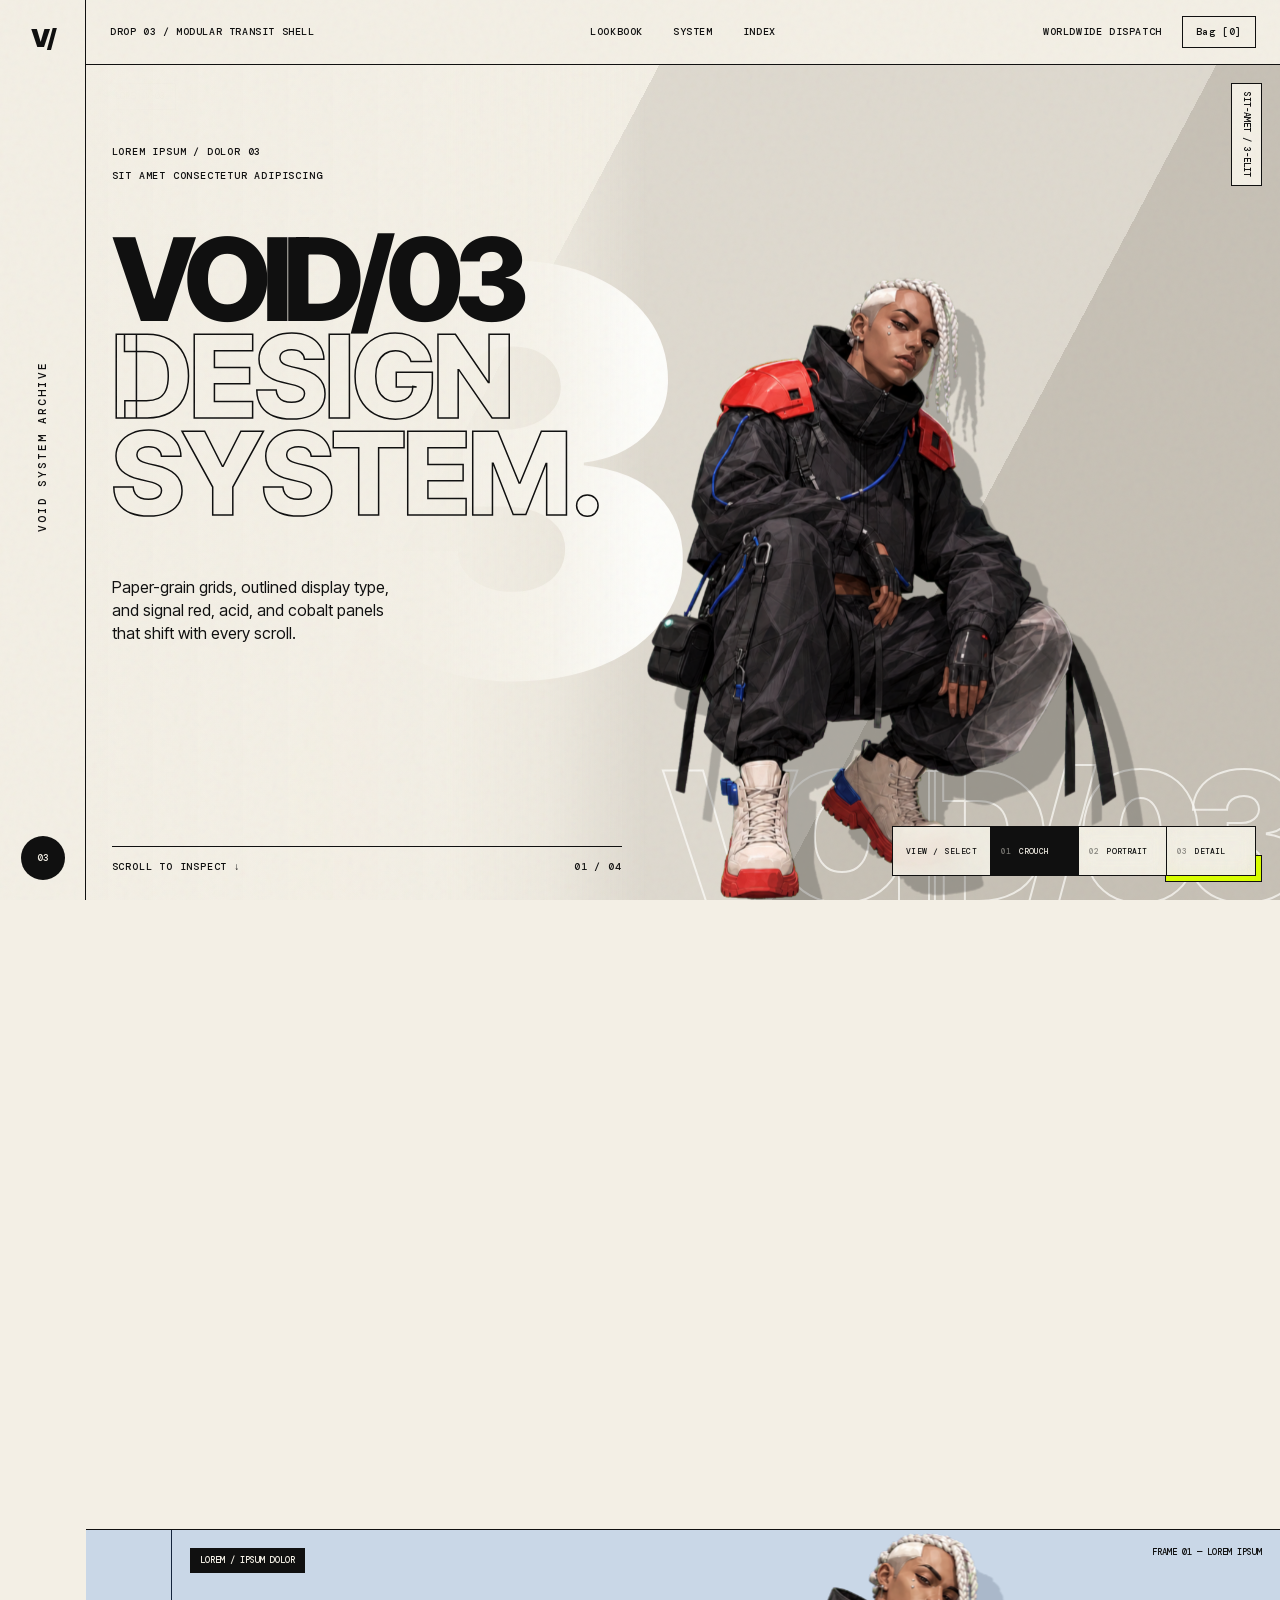
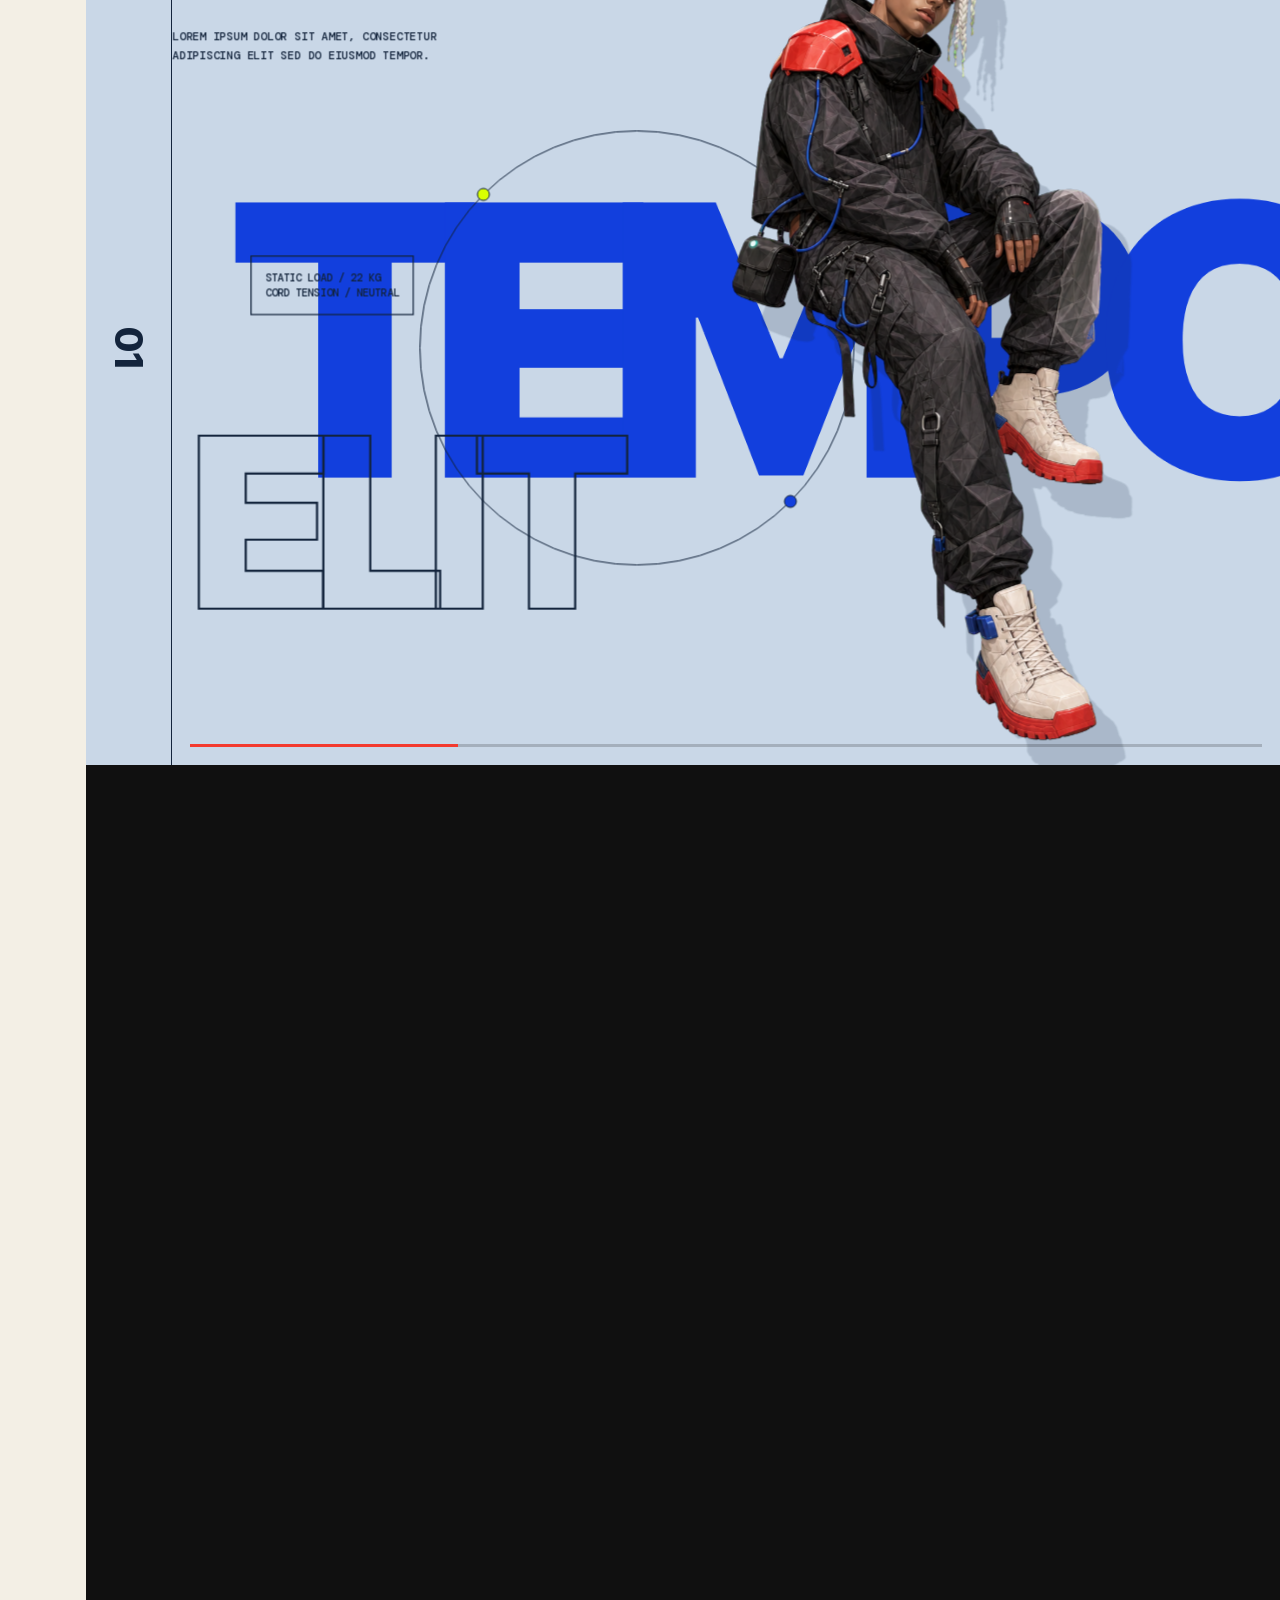
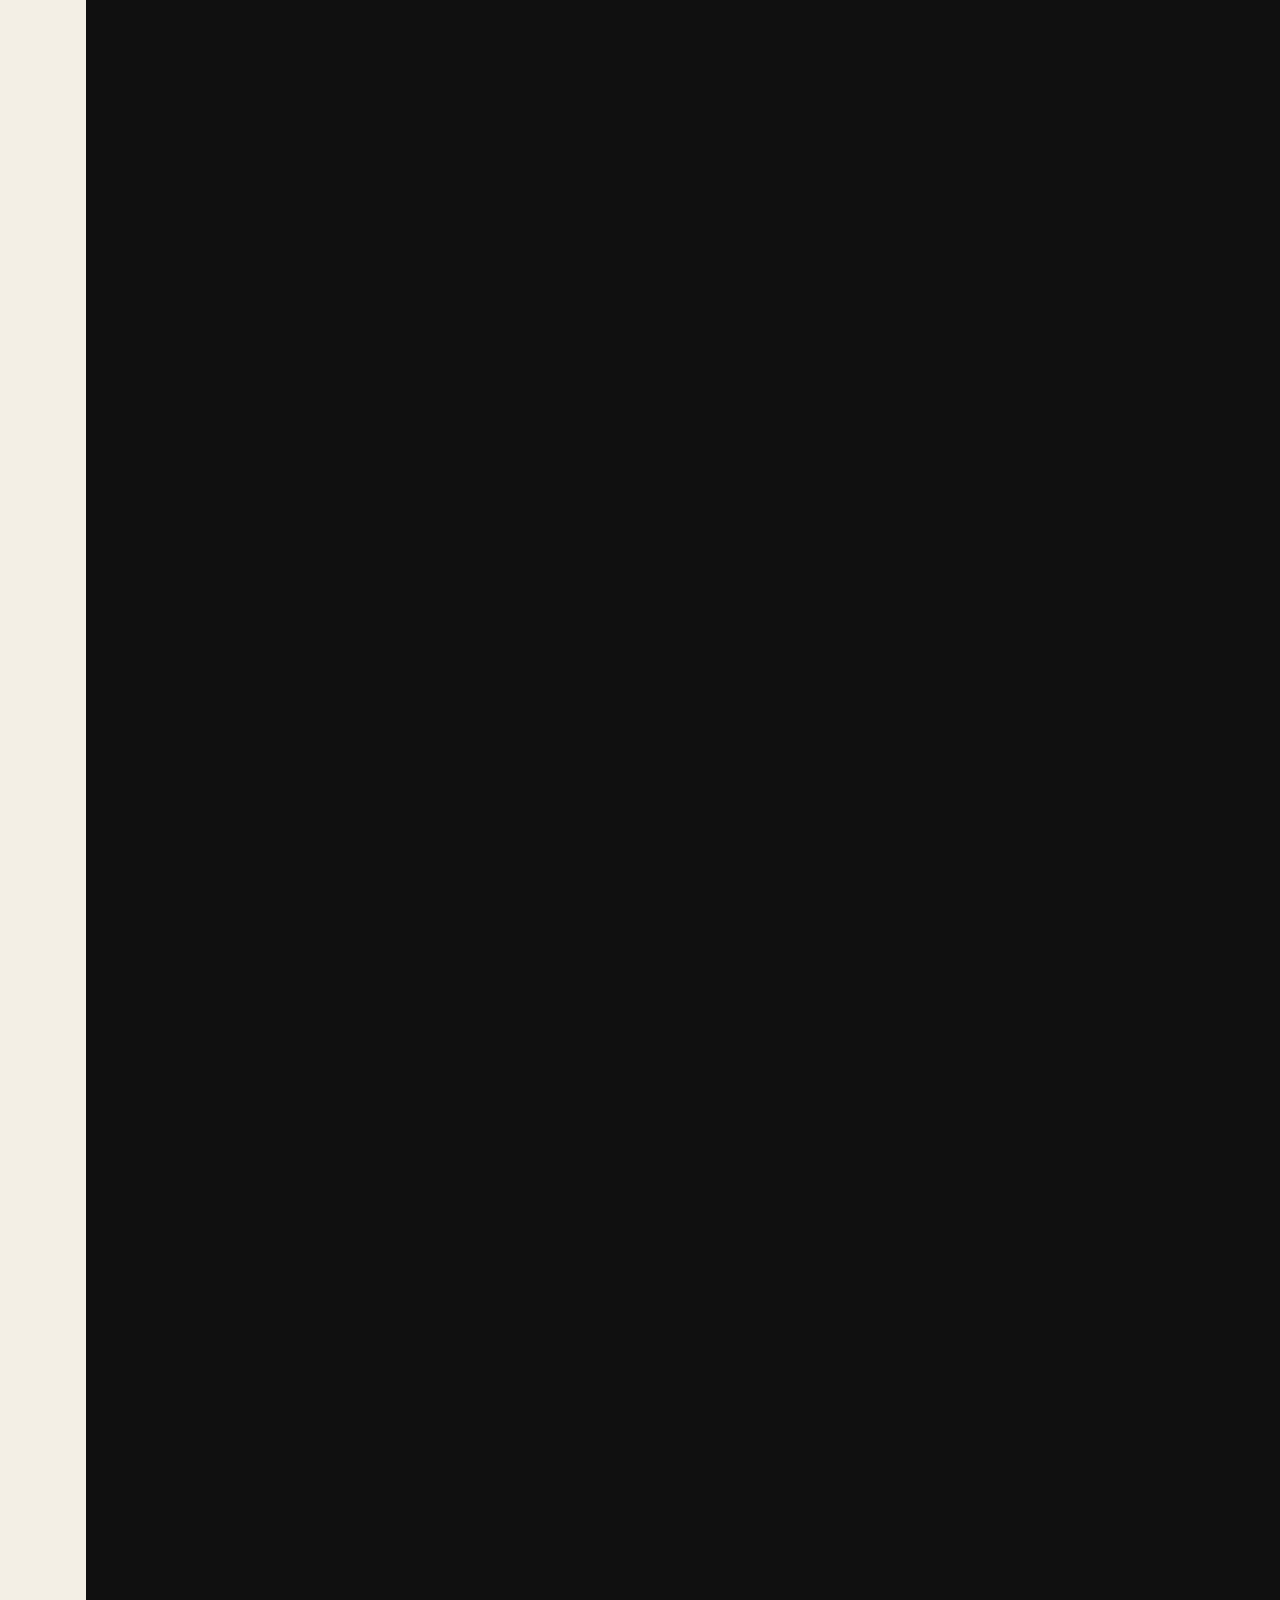
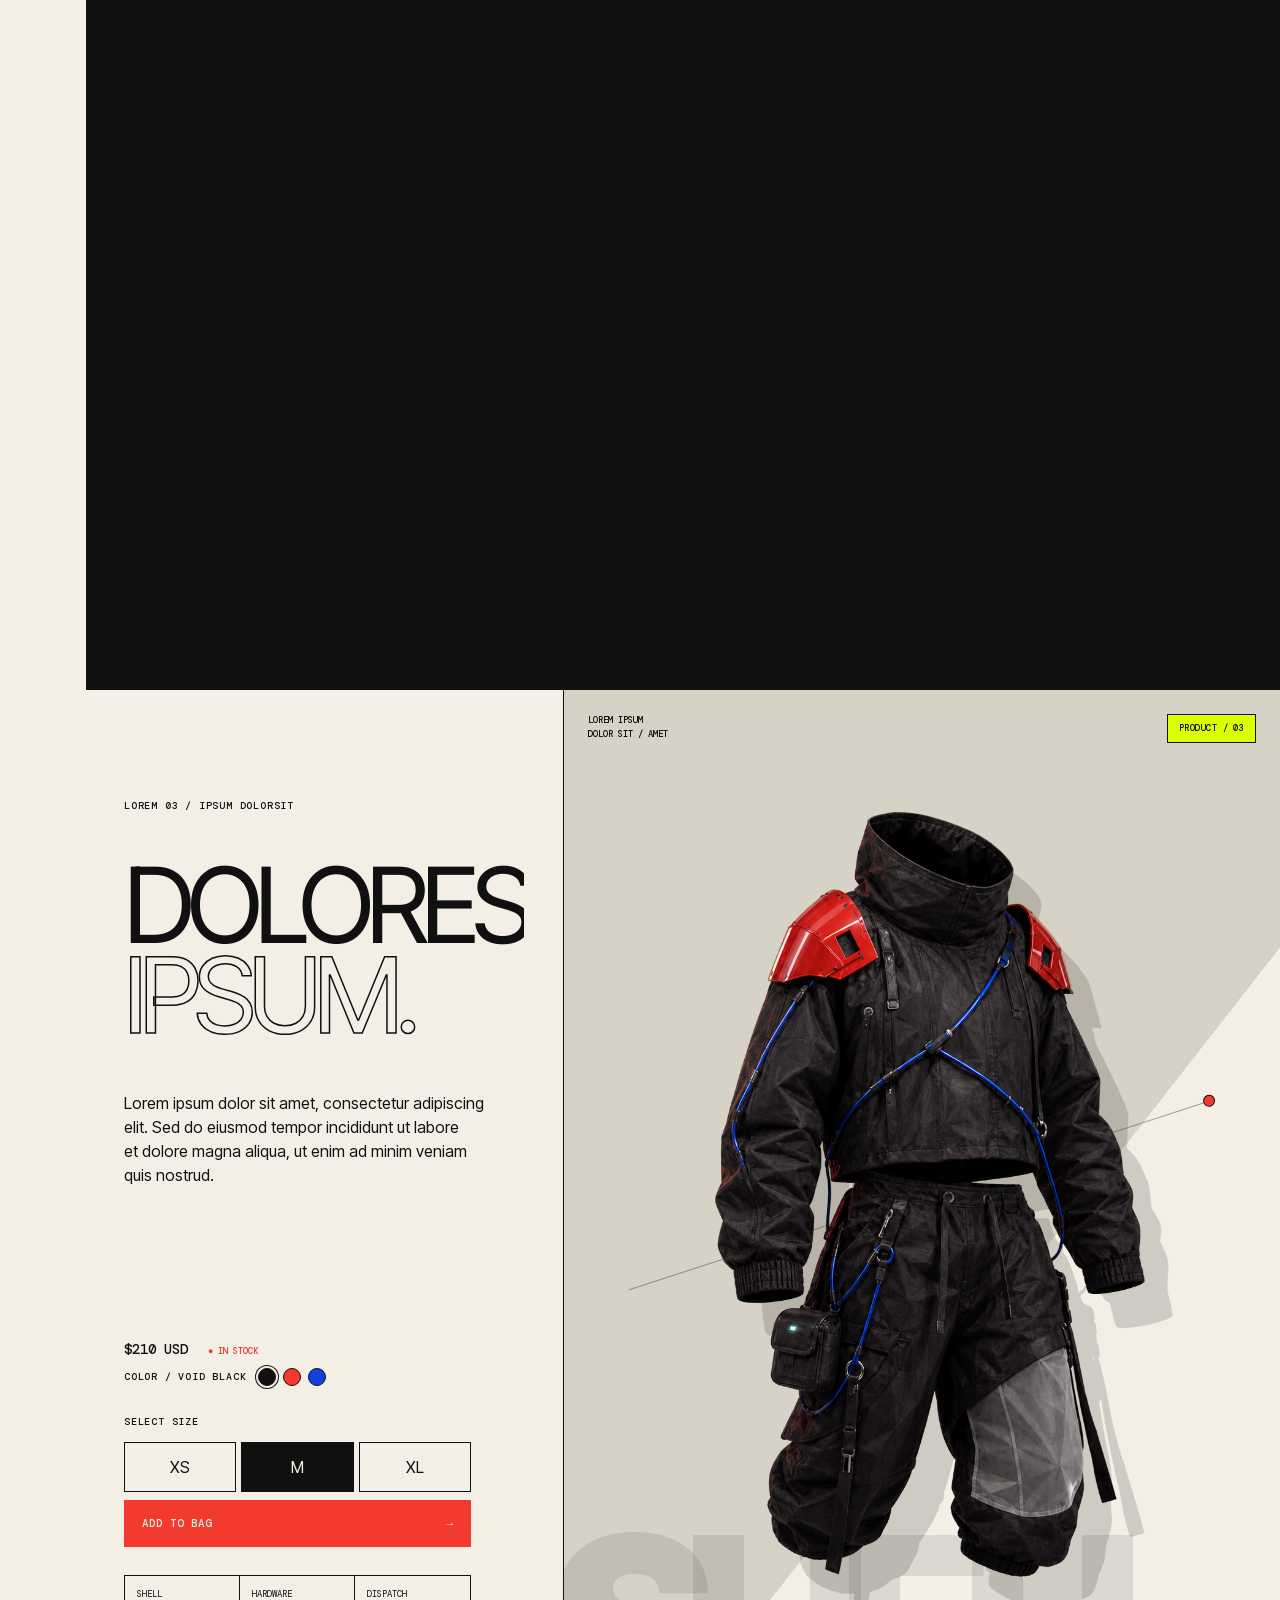
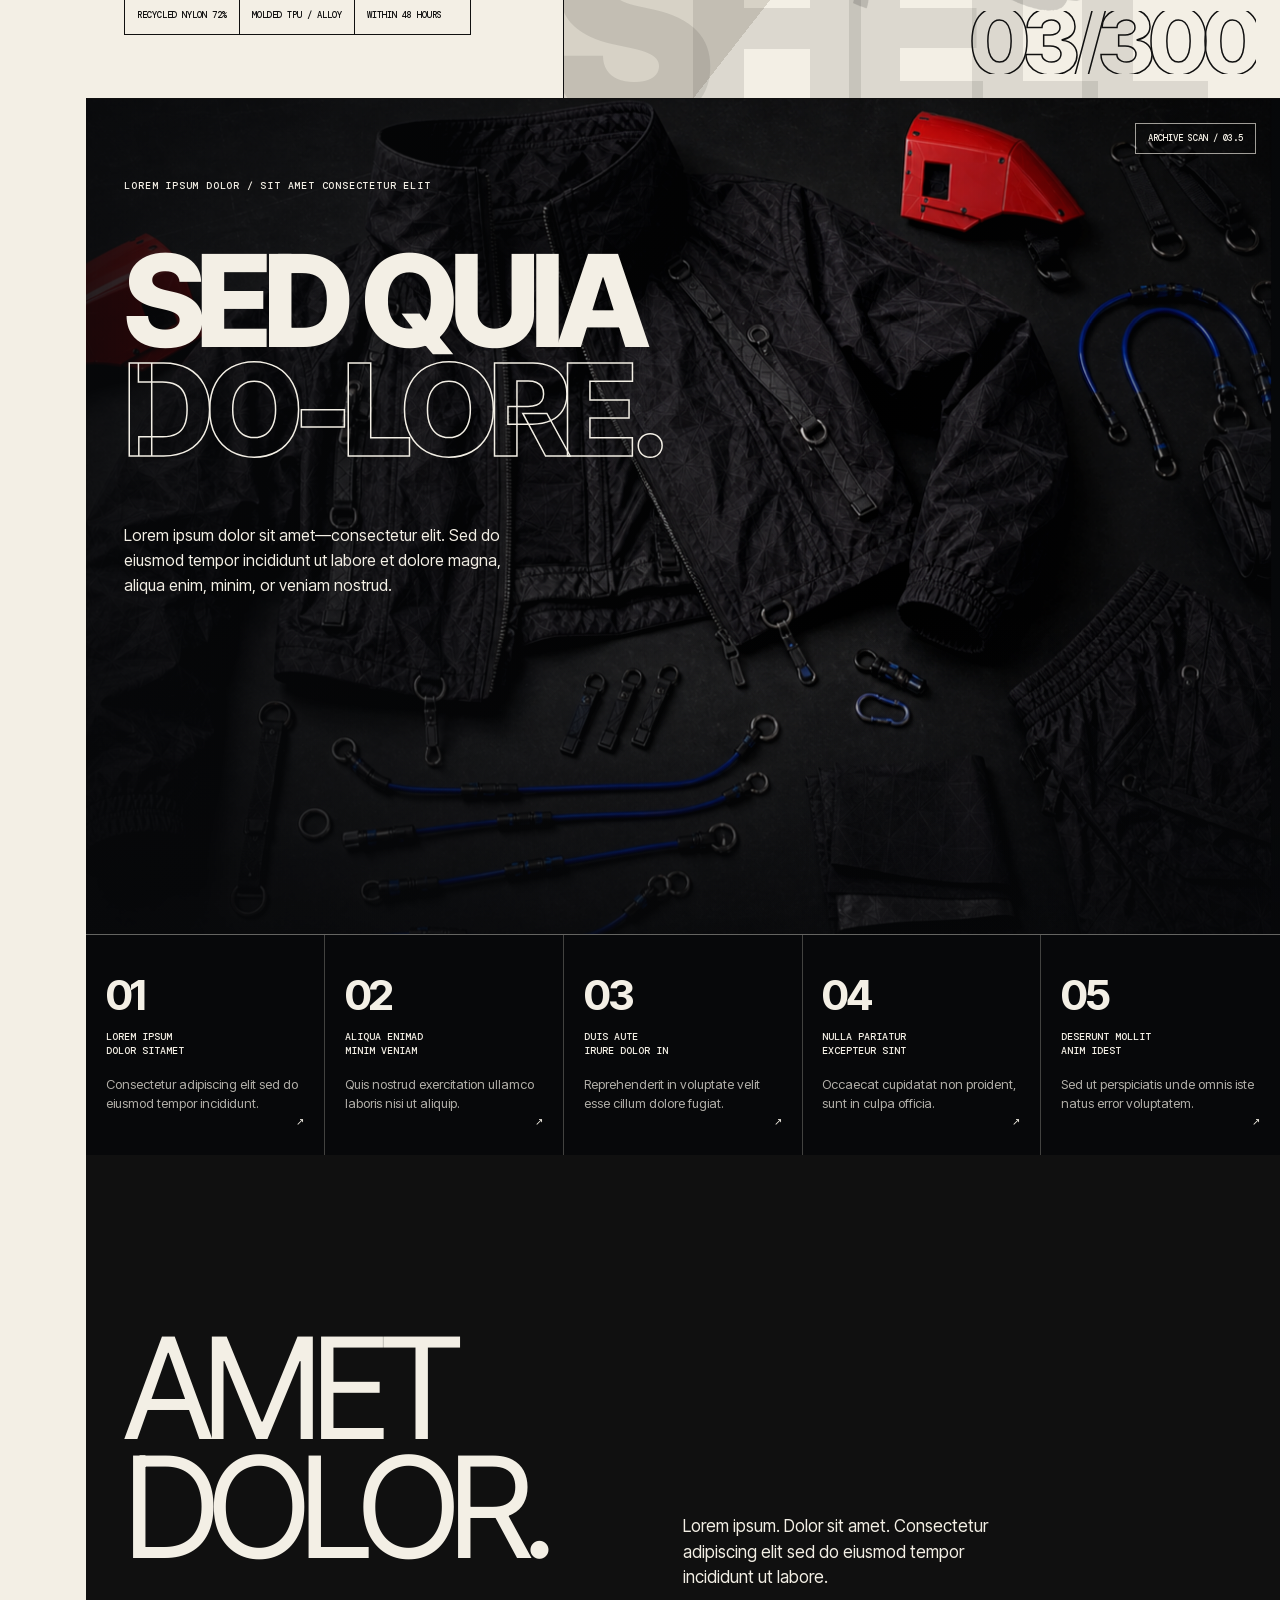
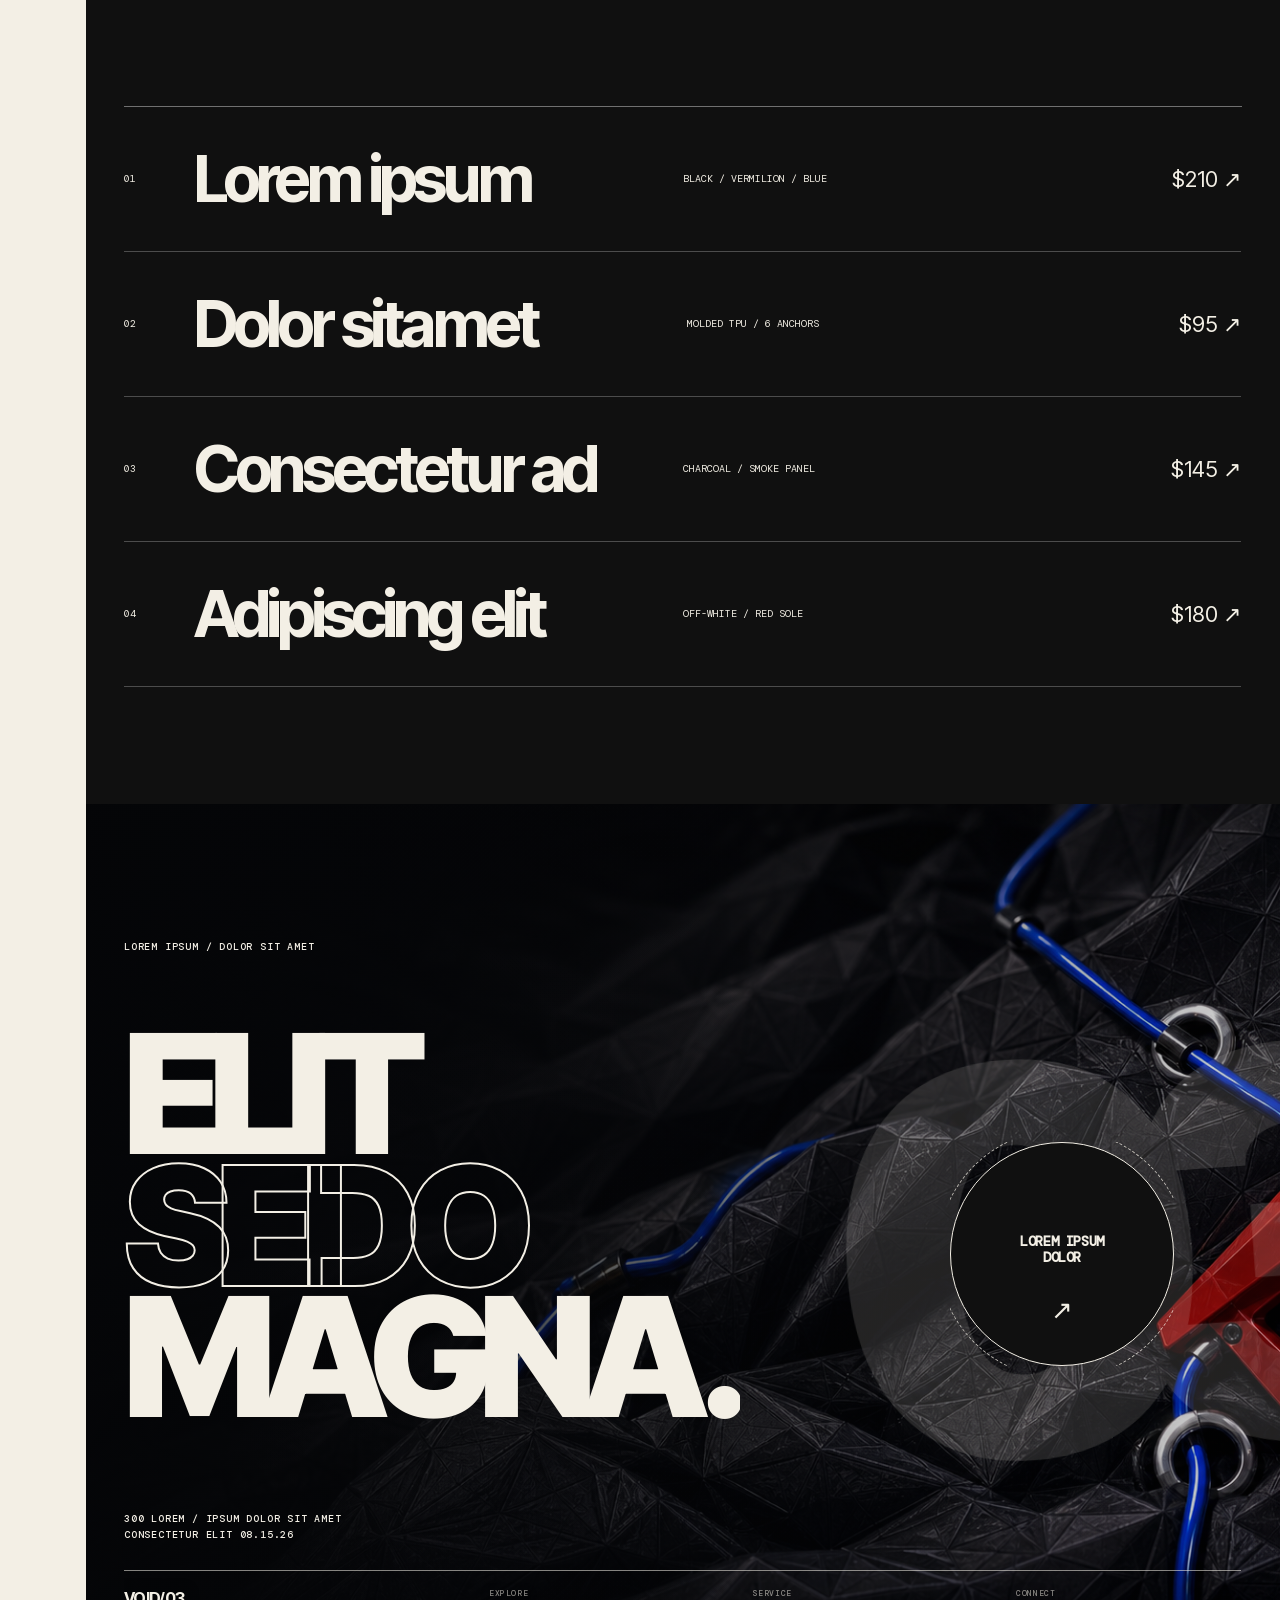
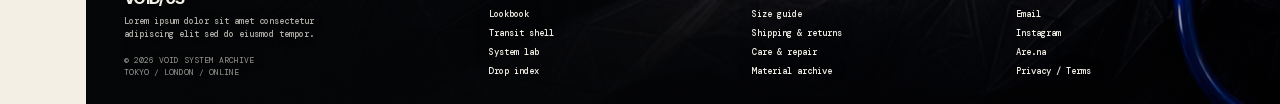
<file: trabalho_gan/frontend/assets/overview/index.html>
<!DOCTYPE html>
<html lang="en"><head><meta charset="UTF-8">
<meta name="viewport" content="width=device-width,initial-scale=1">
<meta name="theme-color" content="#f3efe5">
<meta name="description" content="VOID/03 Design System.">
<title>VOID/03 Design System</title>
<link rel="icon" href="assets/void-03-modular-62.aura.build/favicon.ico">
<link rel="stylesheet" href="assets/void-03-modular-62.aura.build/fonts.css">
<link rel="stylesheet" href="assets/void-03-modular-62.aura.build/void.css">
<script src="assets/cdn.tailwindcss.com/3.4.17.js"></script>
<script>/* catalog bridge: inside design-system.html the catalog draws the page's fixed chrome (rail, topbar, progress, grain) */
if (window.parent !== window) document.documentElement.classList.add('ds-embed');</script>
<style>.ds-embed .side-rail, .ds-embed .topbar, .ds-embed .progress, .ds-embed .noise { visibility: hidden !important; }</style>
<style>/* 390px fix: the drop-index paragraph waits 100px to the right (enter-right) before its entrance; clip it to its section so the page gains no horizontal overflow */
.drop-index { overflow-x: clip; }</style>
</head>

<body class="hero-preload">
  <div class="noise" aria-hidden="true"></div>
  <div class="progress" aria-hidden="true"></div>
  <aside class="side-rail"><a href="#top" class="rail-mark">V/</a><span class="rail-name">Void system archive</span><span class="rail-count">03</span>
  </aside>
  <header class="topbar"><span>Drop 03 / Modular transit shell</span>
    <nav class="top-mid"><a href="#lookbook">Lookbook</a><a href="#system">System</a><a href="#index">Index</a></nav>
    <div class="top-end"><span>Worldwide dispatch</span><button class="bag">Bag [0]</button></div>
  </header>
  <main id="top">
    <section class="launch">
      <div class="launch-pin">
        <div class="launch-copy">
          <div><span class="eyebrow">LOREM IPSUM / DOLOR 03<br>Sit amet consectetur adipiscing</span>
            <h1>VOID/03<br><span>DESIGN<br>SYSTEM.</span></h1>
            <p>Paper-grain grids, outlined display type, and signal red, acid, and cobalt panels that shift with every scroll.</p>
          </div>
          <div class="copy-foot eyebrow"><span>Scroll to inspect ↓</span><span>01 / 04</span></div>
        </div>
        <div class="launch-visual"><img src="assets/cdn.jsdelivr.net/gh/VanhDc/aura-assets@main/void03/void-crouch-cutout.png" alt="VOID 03 model in a compact crouching hero pose">
          <div class="poster-stamps">
            <span class="stamp">Lorem V-03</span><span class="stamp">Ipsum 300 dolor</span><span class="stamp">Sit-amet / 3-elit</span>
          </div>
          <div class="product-views" role="group" aria-label="Select product view">
            <button class="active" data-hero="assets/cdn.jsdelivr.net/gh/VanhDc/aura-assets@main/void03/void-crouch-cutout.png" data-alt="VOID 03 model in a compact crouching pose"><b>01</b><span>Crouch</span></button><button data-hero="assets/cdn.jsdelivr.net/gh/VanhDc/aura-assets@main/void03/void-hero-close-cutout.png" data-alt="Close standing portrait of the VOID 03 shell"><b>02</b><span>Portrait</span></button><button data-hero="https://cdn.jsdelivr.net/gh/VanhDc/aura-assets@main/void03/void-system-padded-cutout.png" data-alt="Technical cord-routing detail of the VOID 03 shell"><b>03</b><span>Detail</span></button>
          </div>
        </div>
      </div>
    </section>
    <section class="conveyor" id="lookbook" aria-label="VOID 03 horizontal lookbook">
      <div class="conveyor-sticky">
        <div class="conveyor-ui"><b>Lorem / Ipsum dolor</b><span id="frame-label">Frame 01 — Lorem ipsum</span></div>
        <div class="track">
          <article class="slide slide-one">
            <div class="slide-index">01</div>
            <div class="slide-stage">
              <div class="back-type">TEMPOR</div>
              <div class="orbit" aria-hidden="true"></div><img class="cutout" src="assets/cdn.jsdelivr.net/gh/VanhDc/aura-assets@main/void03/void-lookbook-seated-cutout.png" alt="VOID 03 model seated in a suspended editorial pose">
              <div class="front-type">01</div>
              <div class="slide-title">ELIT</div>
              <p class="slide-caption">Lorem ipsum dolor sit amet, consectetur adipiscing elit sed do eiusmod tempor.
              </p><span class="floating-spec spec-a">Static load / 22 kg<br>Cord tension / Neutral</span>
            </div>
          </article>
          <article class="slide slide-two">
            <div class="slide-index">02</div>
            <div class="slide-stage">
              <div class="back-type">AMET</div><img src="assets/cdn.jsdelivr.net/gh/VanhDc/aura-assets@main/void03/void-walk.png" alt="VOID 03 system in motion">
              <div class="front-type">02</div>
              <div class="slide-title">ANIM</div>
              <p class="slide-caption">Ut enim ad minim veniam. Quis nostrud. Duis aute irure dolor in reprehenderit.
              </p><span class="floating-spec spec-b">Stride test / 12 km<br>Wind field / 48 kph</span>
            </div>
          </article>
          <article class="slide slide-three">
            <div class="slide-index">03</div>
            <div class="slide-stage">
              <div class="back-type">03/03</div>
              <div class="orbit" aria-hidden="true"></div><img src="assets/cdn.jsdelivr.net/gh/VanhDc/aura-assets@main/void03/void-hero-close-cutout.png" alt="Standing close portrait of the VOID 03 system">
              <div class="front-type">SIT</div>
              <div class="slide-title">SIT / 03</div>
              <p class="slide-caption">Excepteur sint occaecat. Cupidatat non proident sunt in culpa qui officia deserunt
                mollit.</p><span class="floating-spec spec-a">Knee membrane<br>Smoke TPU / 0.8 mm</span>
            </div>
          </article>
          <article class="slide slide-four">
            <div class="slide-index">04</div>
            <div class="slide-stage">
              <div class="back-type">ALIQUA</div><img src="assets/cdn.jsdelivr.net/gh/VanhDc/aura-assets@main/void03/void-detail.png" alt="Back construction detail of VOID 03 jacket">
              <div class="front-type">V/</div>
              <div class="slide-title">LABORE</div>
              <p class="slide-caption">Sed ut perspiciatis unde omnis iste natus error sit voluptatem accusantium doloremque
                laudantium.</p><span class="floating-spec spec-b">Rear assembly<br>View 04 / 04</span>
            </div>
          </article>
        </div>
        <div class="conveyor-meter"><i></i></div>
      </div>
    </section>
    <section class="transit-product" id="product">
      <div class="transit-commerce"><span class="eyebrow">Lorem 03 / Ipsum dolorsit</span>
        <h2>DOLORES<br><span>IPSUM.</span></h2>
        <p class="transit-intro">Lorem ipsum dolor sit amet, consectetur adipiscing elit. Sed do eiusmod tempor incididunt
          ut labore et dolore magna aliqua, ut enim ad minim veniam quis nostrud.</p>
        <aside class="buy-panel">
          <div>
            <div class="product-code">LOREM&nbsp;IPSUM</div>
            <div class="price">$210 USD <span class="stock">● In stock</span></div>
            <div class="colorway">
              <span class="eyebrow">Color / Void black</span><button class="active" aria-label="Void black color"></button><button aria-label="Signal red color"></button><button aria-label="Field blue color"></button>
            </div>
          </div>
          <div class="sizes"><label class="eyebrow">Select size</label>
            <div class="size-row"><button>XS</button><button class="active">M</button><button>XL</button></div>
            <button class="add">Add to bag <span>→</span></button>
          </div>
          <div class="panel-data">
            <div class="data-line"><span>Shell</span><span>Recycled nylon 72%</span></div>
            <div class="data-line"><span>Hardware</span><span>Molded TPU / Alloy</span></div>
            <div class="data-line"><span>Dispatch</span><span>Within 48 hours</span></div>
          </div>
        </aside>
      </div>
      <div class="transit-visual"><span class="transit-note">Lorem ipsum<br>Dolor sit / Amet</span>
        <div class="transit-rule" aria-hidden="true"></div>
        <img src="assets/cdn.jsdelivr.net/gh/VanhDc/aura-assets@main/void03/transit-shell-ghost-cutout.png" alt="Complete VOID 03 Transit Shell displayed on an invisible form"><span class="transit-count">03/300</span>
      </div>
    </section>
    <section class="workstation system-lab" id="system">
      <div class="lab-stage"><img class="lab-image" src="assets/cdn.jsdelivr.net/gh/VanhDc/aura-assets@main/void03/void-system-exploded-wide.png" alt="Exploded top-down laboratory study of the VOID 03 modular apparel system">
        <div class="lab-header reveal"><span class="eyebrow">Lorem ipsum dolor / Sit amet consectetur elit</span>
          <h2>SED QUIA<br><span>DO-LORE.</span></h2>
          <p>Lorem ipsum dolor sit amet—consectetur elit. Sed do eiusmod tempor incididunt ut labore et dolore magna,
            aliqua enim, minim, or veniam nostrud.</p>
        </div><span class="lab-counter">Archive scan / 03.5</span>
      </div>
      <div class="lab-dock reveal">
        <article class="lab-module"><b>01</b>
          <div>
            <h3>Lorem ipsum<br>Dolor sitamet</h3>
            <p>Consectetur adipiscing elit sed do eiusmod tempor incididunt.</p>
          </div><i>↗</i>
        </article>
        <article class="lab-module"><b>02</b>
          <div>
            <h3>Aliqua enimad<br>Minim veniam</h3>
            <p>Quis nostrud exercitation ullamco laboris nisi ut aliquip.</p>
          </div><i>↗</i>
        </article>
        <article class="lab-module"><b>03</b>
          <div>
            <h3>Duis aute<br>Irure dolor in</h3>
            <p>Reprehenderit in voluptate velit esse cillum dolore fugiat.</p>
          </div><i>↗</i>
        </article>
        <article class="lab-module"><b>04</b>
          <div>
            <h3>Nulla pariatur<br>Excepteur sint</h3>
            <p>Occaecat cupidatat non proident, sunt in culpa officia.</p>
          </div><i>↗</i>
        </article>
        <article class="lab-module"><b>05</b>
          <div>
            <h3>Deserunt mollit<br>Anim idest</h3>
            <p>Sed ut perspiciatis unde omnis iste natus error voluptatem.</p>
          </div><i>↗</i>
        </article>
      </div>
    </section>
    <section class="drop-index" id="index">
      <div class="index-head">
        <h2 class="reveal">AMET<br>DOLOR.</h2>
        <p class="reveal">Lorem ipsum. Dolor sit amet. Consectetur adipiscing elit sed do eiusmod tempor incididunt ut
          labore.</p>
      </div>
      <div class="index-table reveal">
        <div class="index-row" data-img="assets/cdn.jsdelivr.net/gh/VanhDc/aura-assets@main/void03/void-hero.png">
          <span>01</span><b>Lorem ipsum</b><span>Black / Vermilion / Blue</span><i>$210 ↗</i></div>
        <div class="index-row" data-img="assets/cdn.jsdelivr.net/gh/VanhDc/aura-assets@main/void03/void-detail.png">
          <span>02</span><b>Dolor sitamet</b><span>Molded TPU / 6 anchors</span><i>$95 ↗</i></div>
        <div class="index-row" data-img="assets/cdn.jsdelivr.net/gh/VanhDc/aura-assets@main/void03/void-crouch.png">
          <span>03</span><b>Consectetur ad</b><span>Charcoal / Smoke panel</span><i>$145 ↗</i></div>
        <div class="index-row" data-img="assets/cdn.jsdelivr.net/gh/VanhDc/aura-assets@main/void03/void-walk.png">
          <span>04</span><b>Adipiscing elit</b><span>Off-white / Red sole</span><i>$180 ↗</i></div>
      </div>
    </section>
    <section class="finale">
      <div class="final-left"><span class="eyebrow">Lorem ipsum / Dolor sit amet</span>
        <h2>ELIT<br><span>SEDO</span>MAGNA.</h2>
        <p class="eyebrow">300 lorem / Ipsum dolor sit amet<br>Consectetur elit 08.15.26</p>
      </div>
      <div class="final-right">
        <div class="final-number">03</div>
        <button class="final-cta"><span>Lorem ipsum<br>dolor</span><b aria-hidden="true">↗</b></button>
      </div>
      <footer class="footer">
        <div class="footer-brand">
          <strong>VOID/03</strong><span>Lorem ipsum dolor sit amet consectetur adipiscing elit sed do eiusmod tempor.</span><small>© 2026 Void System Archive<br>Tokyo / London / Online</small>
        </div>
        <nav class="footer-nav" aria-label="Footer explore"><span class="footer-label">Explore</span><a href="#lookbook">Lookbook</a><a href="#product">Transit shell</a><a href="#system">System lab</a><a href="#index">Drop index</a></nav>
        <nav class="footer-nav" aria-label="Customer service"><span class="footer-label">Service</span><a href="#product">Size guide</a><a href="#product">Shipping &amp; returns</a><a href="#system">Care &amp;
            repair</a><a href="#product">Material archive</a></nav>
        <nav class="footer-nav" aria-label="Social and legal"><span class="footer-label">Connect</span><a href="mailto:release@void.system">Email</a><a href="#top">Instagram</a><a href="#top">Are.na</a><a href="#top">Privacy / Terms</a></nav>
      </footer>
    </section>
  </main>
  <div class="index-preview" aria-hidden="true"><img src="assets/cdn.jsdelivr.net/gh/VanhDc/aura-assets@main/void03/void-hero.png" alt="">
  </div>
  <script>
    const reduceMotion=matchMedia('(prefers-reduced-motion: reduce)').matches,progress=document.querySelector('.progress'),launch=document.querySelector('.launch'),launchImg=document.querySelector('.launch-visual img'),conveyor=document.querySelector('.conveyor'),track=document.querySelector('.track'),slides=[...document.querySelectorAll('.slide')],lab=document.querySelector('.system-lab'),labImg=document.querySelector('.lab-image'),finale=document.querySelector('.finale'),finalNumber=document.querySelector('.final-number'),preview=document.querySelector('.index-preview'),previewImg=preview.querySelector('img'),meter=document.querySelector('.conveyor-meter i'),frameLabel=document.getElementById('frame-label');let ticking=false,lastY=0;
    const clamp=(n,min=0,max=1)=>Math.min(max,Math.max(min,n));
    const heroSurface=document.querySelector('.launch-pin'),heroVisual=document.querySelector('.launch-visual'),heroTitle=document.querySelector('.launch-copy h1'),heroText=document.querySelector('.launch-copy p'),heroEyebrow=document.querySelector('.launch-copy .eyebrow'),heroFoot=document.querySelector('.copy-foot'),heroStamps=heroVisual.querySelector('.poster-stamps');let heroProgress=0;
    function paintSlide(s,local,velocity=0){
      const px=s._px||0,py=s._py||0,img=s.querySelector('img'),back=s.querySelector('.back-type'),front=s.querySelector('.front-type'),title=s.querySelector('.slide-title'),orbit=s.querySelector('.orbit'),caption=s.querySelector('.slide-caption'),spec=s.querySelector('.floating-spec');
      img.style.transform=`translate3d(${local*-7.8+px*-6}%,${Math.sin(local)*4.2+py*-4.8}%,110px) scale(${1.025+velocity*.06}) rotateY(${px*5.8}deg) rotateX(${py*-3.8}deg)`;
      if(back)back.style.transform=`translate3d(${local*-19+px*4.5}%,calc(-50% + ${Math.sin(local)*4.5}vh + ${py*19}px),-150px)`;
      if(front)front.style.transform=`translate3d(${local*16.5+px*9.5}%,calc(${Math.cos(local)*-4.2}vh + ${py*29}px),170px)`;
      if(title)title.style.transform=`translate3d(${local*-10}vw,${py*21}px,85px) translateX(${px*29}px)`;
      if(orbit){orbit.style.setProperty('--orbit-x',`${local*50+px*43}px`);orbit.style.setProperty('--orbit-y',`${Math.sin(local)*24+py*32}px`)}
      if(caption)caption.style.transform=`translate3d(${px*19}px,${py*19}px,115px)`;
      if(spec)spec.style.transform=`translate3d(${px*32}px,${py*32}px,180px)`;
    }
    function paintHero(){
      const p=heroProgress,px=heroSurface._px||0,py=heroSurface._py||0;
      const ease=n=>n*n*n*(n*(n*6-15)+10),intro=ease(clamp(p/.3)),build=ease(clamp((p-.12)/.64)),release=ease(clamp((p-.7)/.3));
      launchImg.style.transform=`translate3d(${build*-5+px*-4}%,${intro*-2+release*-3+py*-3}%,80px) scale(${1.03+intro*.04+build*.08}) rotateY(${px*3.5+build*-1.5}deg) rotateX(${py*-2}deg)`;
      heroTitle.style.transform=`translate3d(${build*4.2}vw,${build*-16+release*-8+py*7}px,0)`;heroTitle.style.opacity=`${1-release*.18}`;
      heroText.style.transform=`translate3d(${build*2.1}vw,${build*-10+py*4}px,0)`;
      heroEyebrow.style.transform=`translate3d(${intro*1.2}vw,${intro*-6}px,0)`;
      heroFoot.style.transform=`translate3d(${build*-1.5}vw,${intro*7}px,0)`;
      heroStamps.style.transform=`translate3d(${build*34+px*15}px,${build*-24+py*15}px,40px)`;
      heroSurface.style.setProperty('--hero-progress',p);
      heroVisual.style.setProperty('--hero-num-x',`${build*-52+px*8}px`);heroVisual.style.setProperty('--hero-num-y',`${intro*24+py*8}px`);heroVisual.style.setProperty('--hero-num-scale',`${1+build*.17}`);heroVisual.style.setProperty('--void-x',`${build*40+px*10}px`);heroVisual.style.setProperty('--void-y',`${build*-22+py*8}px`);
    }
    function update(){
      const y=scrollY,max=document.documentElement.scrollHeight-innerHeight;
      progress.style.transform=`scaleX(${max?y/max:0})`;
      if(!reduceMotion){
        const lr=launch.getBoundingClientRect(),pinRange=Math.max(1,launch.offsetHeight-innerHeight),lp=clamp(-lr.top/pinRange);
        heroProgress=lp;paintHero();
        const cr=conveyor.getBoundingClientRect(),cp=clamp(-cr.top/(cr.height-innerHeight)),travel=Math.max(0,track.scrollWidth-(innerWidth-parseFloat(getComputedStyle(document.documentElement).getPropertyValue('--rail'))));
        track.style.transform=`translate3d(${-cp*travel}px,0,0)`;
        meter.style.transform=`scaleX(${1+cp*3})`;
        const active=Math.min(3,Math.floor(cp*4)),labels=['Frame 01 — Lorem ipsum','Frame 02 — Dolor sit','Frame 03 — Amet elit','Frame 04 — Sed tempor'],velocity=clamp(Math.abs(y-lastY)/45,0,1);
        frameLabel.textContent=labels[active];
        slides.forEach((s,i)=>{s._local=cp*3-i;s._velocity=velocity;paintSlide(s,s._local,velocity)});
        const sr=lab.getBoundingClientRect(),sp=clamp((innerHeight-sr.top)/(innerHeight+sr.height));
        labImg.style.transform=`translate3d(0,${(sp-.5)*-4}%,0) scale(${1.045+sp*.035})`;
        const fr=finale.getBoundingClientRect(),fp=clamp((innerHeight-fr.top)/(fr.height+innerHeight));
        finalNumber.style.transform=`translateX(${(fp-.5)*-8}vw) rotate(${(fp-.5)*8}deg)`;
        lastY=y;
      }
      ticking=false;
    }
    const followPointer=(target,draw)=>{if(target._motionFrame)return;const step=()=>{target._px+=(target._targetX-target._px)*.18;target._py+=(target._targetY-target._py)*.18;target._pointerVelocity+=(target._targetVelocity-target._pointerVelocity)*.18;draw(target._pointerVelocity);const moving=Math.abs(target._targetX-target._px)+Math.abs(target._targetY-target._py)+Math.abs(target._targetVelocity-target._pointerVelocity)>.001;if(moving)target._motionFrame=requestAnimationFrame(step);else{target._px=target._targetX;target._py=target._targetY;target._pointerVelocity=target._targetVelocity;target._motionFrame=0;draw(target._pointerVelocity)}};target._motionFrame=requestAnimationFrame(step)};
    slides.forEach(s=>{const stage=s.querySelector('.slide-stage');s._stage=stage;s._px=0;s._py=0;s._targetX=0;s._targetY=0;s._pointerVelocity=0;s._targetVelocity=0;s._local=0;s._velocity=0;s._motionFrame=0;s._tracking=false;stage.addEventListener('pointermove',e=>{if(reduceMotion||e.pointerType==='touch')return;s._tracking=true;const r=stage.getBoundingClientRect();s._targetX=((e.clientX-r.left)/r.width-.5)*2;s._targetY=((e.clientY-r.top)/r.height-.5)*2;s._targetVelocity=s._velocity*.35;followPointer(s,v=>paintSlide(s,s._local,v))});s._leave=()=>{if(!s._tracking)return;s._tracking=false;s._targetX=0;s._targetY=0;s._targetVelocity=0;followPointer(s,v=>paintSlide(s,s._local,v))};stage.addEventListener('pointerleave',s._leave);stage.addEventListener('mouseleave',s._leave)});
    const entranceSpecs=[
      ['.transit-commerce>.eyebrow','enter-left',0,0],['.transit-commerce>h2','enter-left',100,0],['.transit-intro','enter-up',220,0],['.transit-commerce>.buy-panel','enter-up',340,0],['.transit-visual','enter-clip-reverse',80,0],['.transit-note','enter-down',480,0],['.transit-count','enter-scale',600,0],
      ['.lab-stage','enter-clip',0,0],['.lab-header>.eyebrow','enter-left',180,0],['.lab-header>h2','enter-left',260,0],['.lab-header>p','enter-up',410,0],['.lab-counter','enter-right',440,0],['.lab-module','enter-up',120,110],
      ['.index-head>h2','enter-left',0,0],['.index-head>p','enter-right',160,0],['.index-row','enter-up',100,90],
      ['.final-left>.eyebrow','enter-down',0,0],['.final-left>h2','enter-left',120,0],['.final-left>p','enter-up',280,0],['.final-right','enter-clip-reverse',80,0],['.final-cta','enter-scale',460,0],['.footer','enter-up',560,0]
    ];entranceSpecs.forEach(([selector,type,base,step])=>document.querySelectorAll(selector).forEach((el,i)=>{el.classList.add('enter',type);el.style.setProperty('--enter-delay',`${base+i*step}ms`)}));
    const activatePassedEntrances=()=>document.querySelectorAll('.enter:not(.active)').forEach(el=>{if(el.getBoundingClientRect().top<innerHeight*.92)el.classList.add('active')});addEventListener('scroll',()=>{activatePassedEntrances();if(!ticking){requestAnimationFrame(update);ticking=true}},{passive:true});const observer=new IntersectionObserver(es=>es.forEach(e=>{if(e.isIntersecting)e.target.classList.add('active')}),{threshold:.08,rootMargin:'0px 0px -4% 0px'});document.querySelectorAll('.reveal,.enter').forEach(e=>observer.observe(e));requestAnimationFrame(activatePassedEntrances);
    document.querySelectorAll('.product-views button').forEach(b=>b.addEventListener('click',()=>{document.querySelectorAll('.product-views button').forEach(x=>x.classList.remove('active'));b.classList.add('active');launchImg.style.opacity='0';const next=new Image();next.onload=()=>{launchImg.src=b.dataset.hero;launchImg.alt=b.dataset.alt;launchImg.style.opacity='1';paintHero()};next.src=b.dataset.hero}));
    document.querySelectorAll('.colorway button').forEach(b=>b.addEventListener('click',()=>{document.querySelectorAll('.colorway button').forEach(x=>x.classList.remove('active'));b.classList.add('active')}));
    document.querySelectorAll('.size-row button').forEach(b=>b.addEventListener('click',()=>{document.querySelectorAll('.size-row button').forEach(x=>x.classList.remove('active'));b.classList.add('active')}));
    document.querySelectorAll('.index-row').forEach(row=>{row.addEventListener('pointerenter',()=>{previewImg.src=row.dataset.img;preview.classList.add('show')});row.addEventListener('pointermove',e=>{preview.style.left=e.clientX+'px';preview.style.top=e.clientY+'px'});row.addEventListener('pointerleave',()=>preview.classList.remove('show'))});
    document.querySelectorAll('.accord-row').forEach(row=>row.addEventListener('click',()=>{document.querySelectorAll('.accord-row').forEach(x=>{if(x!==row)x.classList.remove('open')});row.classList.toggle('open')}));
    document.querySelector('.add').addEventListener('click',e=>{const bag=document.querySelector('.bag');bag.textContent='Bag [1]';e.currentTarget.innerHTML='Added to bag <span>✓</span>';e.currentTarget.style.background='var(--blue)'});
    heroSurface._px=0;heroSurface._py=0;heroSurface._targetX=0;heroSurface._targetY=0;heroSurface._pointerVelocity=0;heroSurface._targetVelocity=0;heroSurface._motionFrame=0;heroSurface._tracking=false;heroSurface.addEventListener('pointermove',e=>{if(reduceMotion||e.pointerType==='touch')return;heroSurface._tracking=true;const r=heroSurface.getBoundingClientRect();heroSurface._targetX=((e.clientX-r.left)/r.width-.5)*2;heroSurface._targetY=((e.clientY-r.top)/r.height-.5)*2;followPointer(heroSurface,paintHero)});const leaveHero=()=>{if(!heroSurface._tracking)return;heroSurface._tracking=false;heroSurface._targetX=0;heroSurface._targetY=0;followPointer(heroSurface,paintHero)};heroSurface.addEventListener('pointerleave',leaveHero);heroSurface.addEventListener('mouseleave',leaveHero);addEventListener('pointermove',e=>{if(e.pointerType==='touch')return;slides.forEach(s=>{if(s._tracking&&!s._stage.contains(e.target))s._leave()});if(heroSurface._tracking&&!heroSurface.contains(e.target))leaveHero()});
    const startHeroEntrance=()=>{document.body.classList.remove('hero-preload');if(reduceMotion)return;document.body.classList.add('hero-enter');setTimeout(()=>{document.body.classList.remove('hero-enter');paintHero()},1550)};requestAnimationFrame(()=>requestAnimationFrame(startHeroEntrance));update();
  </script>


<script>/* catalog bridge: scroll progress + bag count out, "back to top" in; nothing runs when opened on its own */
(function () {
  if (window.parent === window) return;
  var post = function (m) { try { parent.postMessage(m, '*'); } catch (e) {} };
  var sp = function () { var max = document.documentElement.scrollHeight - innerHeight; post({ ds: 'scroll', p: max > 0 ? Math.min(1, scrollY / max) : 0 }); };
  addEventListener('scroll', sp, { passive: true });
  addEventListener('resize', sp);
  var bag = document.querySelector('.bag');
  if (bag) new MutationObserver(function () { post({ ds: 'bag', t: bag.textContent }); }).observe(bag, { childList: true, characterData: true, subtree: true });
  addEventListener('message', function (e) {
    if (e.source !== parent || !e.data) return;
    if (e.data.ds === 'top') scrollTo({ top: 0, behavior: 'smooth' });
  });
  /* the hero entrance (hero-preload -> hero-enter) ends 1.55 s after first paint */
  var ready = function () { setTimeout(function () { post({ ds: 'ready' }); }, 1800); sp(); };
  if (document.readyState === 'complete') ready(); else addEventListener('load', ready);
})();
</script>
</body></html>
</file>
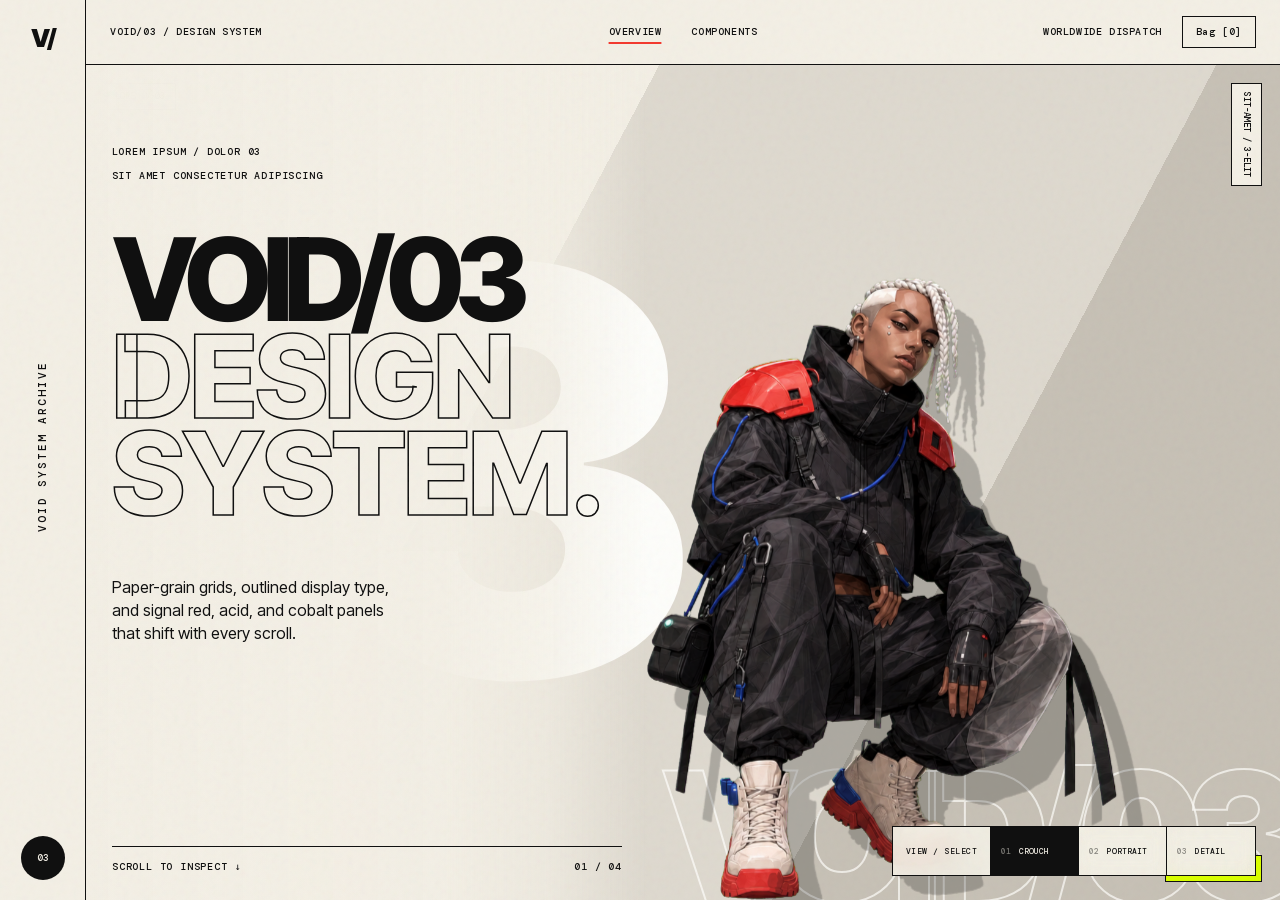
<file: trabalho_gan/frontend/design-system-reference.html>
<!DOCTYPE html>
<html lang="en">
<head>
<meta charset="utf-8">
<meta name="viewport" content="width=device-width,initial-scale=1">
<meta name="theme-color" content="#f3efe5">
<title>VOID/03 Design System</title>
<!-- preview capture: the Overview frame reports once the page's hero entrance (hero-preload -> hero-enter,
     1.55 s) has finished; the short extra wait lets the drifting "03" and the stamps settle -->
<meta name="preview-ready-selector" content="body.ds-overview-ready">
<meta name="preview-ready-after-ms" content="500">
<link rel="icon" href="assets/overview/assets/void-03-modular-62.aura.build/favicon.ico">
<link rel="stylesheet" href="assets/overview/assets/void-03-modular-62.aura.build/fonts.css">
<link rel="stylesheet" href="assets/overview/assets/void-03-modular-62.aura.build/void.css">
<script src="assets/overview/assets/cdn.tailwindcss.com/3.4.17.js"></script>
<style>
/* ================================================================ catalog shell
   Routing and layout only. The chrome is the page's own fixed frame from void.css: the grain (.noise),
   the red scroll bar (.progress), the left rail (.side-rail) and the glass topbar (.topbar), whose link
   list becomes the two catalog views. Inside the Overview frame those four are hidden (ds-embed) and
   drawn here instead, so they stay put in both views. */
html, body { height: 100%; }
html { scroll-behavior: auto; }
body { overflow: hidden; }
#overview-frame { position: fixed; inset: 0; width: 100%; height: 100%; border: 0; display: block; z-index: 0; background: var(--paper); }
body.is-components #overview-frame { visibility: hidden; }

#ds-topbar .top-mid a { transition: color .3s; }
#ds-topbar .top-mid a:hover { color: var(--red); }
#ds-topbar .top-mid a.is-active { text-decoration: underline; text-decoration-color: var(--red); text-decoration-thickness: 2px; text-underline-offset: 7px; }
#ds-topbar .top-mid a[aria-disabled="true"] { opacity: .4; pointer-events: none; }
/* the page drops its links under 851px; the catalog keeps its two views reachable */
@media (max-width: 850px) {
  #ds-topbar .top-mid { display: flex; gap: 18px; }
}
@media (max-width: 600px) {
  #ds-topbar { grid-template-columns: minmax(0, 1fr) auto; }
  #ds-topbar > span { display: none; }
}
</style>
<style>
/* ================================================================ components view
   Live background: the hero's own poster ground (.launch-pin .launch-visual — tri-band gradient, the
   paper "03" numeral and the outlined "VOID/03"), driven by the catalog scroll and pointer with the
   page's paintHero() formulas. Every specimen links the same void.css; .ds-ctx only takes a section's
   own box out of the way (height, padding, position) while keeping its ground, color and scoped rules. */
:root { --ds-top: 65px; --ds-mono: 'DM Mono', ui-monospace, SFMono-Regular, Menlo, monospace; }
#view-components { position: fixed; top: var(--ds-top); left: var(--rail); right: 0; bottom: 0; z-index: 150; display: none; }
body.is-components #view-components { display: grid; grid-template-columns: 232px minmax(0, 1fr); }

/* the live ground, pinned behind the whole view */
#ds-bg { position: absolute; inset: 0; z-index: -1; overflow: hidden; pointer-events: none; }
#ds-bg .launch { min-height: 0; height: 100%; border: 0; }
#ds-bg .launch-pin { position: absolute; inset: 0; top: 0; height: 100%; }
#ds-bg .launch-pin:after { display: none; }

/* sidebar: its own ink glass (the drop index ground, paper type), legible over any stage */
#ds-side { overflow-y: auto; padding: 28px 14px 40px 16px; display: flex; flex-direction: column; gap: 2px;
  background: rgba(16,16,16,.93); -webkit-backdrop-filter: blur(14px); backdrop-filter: blur(14px);
  border-right: 1px solid var(--ink); color: var(--paper); }
#ds-side .ds-lbl { margin: 0 0 18px 10px; font: 500 10px/1.55 var(--ds-mono); letter-spacing: .08em; text-transform: uppercase; color: #bdb8ad; }
#ds-side a { display: flex; align-items: baseline; gap: 12px; padding: 9px 10px; font: 500 11px/1.2 var(--ds-mono); letter-spacing: .06em;
  text-transform: uppercase; color: #e9e5dc; transition: background .25s, color .25s; }
#ds-side a b { font-weight: 500; font-size: 9px; color: #a9a497; font-variant-numeric: tabular-nums; }
#ds-side a:hover { color: var(--paper); background: rgba(243,239,229,.1); }
#ds-side a.is-current { background: var(--acid); color: var(--ink); }
#ds-side a.is-current b { color: var(--ink); }

#ds-main { position: relative; overflow-y: auto; overflow-x: hidden; padding: 54px clamp(20px, 4vw, 64px) 160px; }
#ds-main > * { max-width: 1180px; }
.ds-group { padding-bottom: 110px; }
.ds-head { display: flex; justify-content: space-between; align-items: flex-end; flex-wrap: wrap; gap: 12px 24px;
  border-bottom: 1px solid var(--ink); padding-bottom: 18px; margin-bottom: 34px; }
.ds-head h2 { margin: 0; font-size: clamp(44px, 5.2vw, 80px); font-weight: 800; line-height: .86; letter-spacing: -.075em; padding-top: .1em; }
.ds-head .eyebrow { background: var(--paper); padding: 6px 8px; border: 1px solid var(--ink); }
.ds-sub { margin: 46px 0 16px; display: inline-block; background: var(--ink); color: var(--paper); padding: 7px 9px; }
.ds-head + .ds-sub { margin-top: 0; }
.ds-spec { margin: 0 0 56px; position: relative; }
.ds-spec:last-child { margin-bottom: 0; }
.ds-spec > h3 { margin: 0 0 14px; font-size: 22px; font-weight: 800; letter-spacing: -.05em; }
.ds-meta { display: block; margin-top: 12px; font: 400 11px/1.6 var(--ds-mono); color: #2b2a27; overflow-wrap: anywhere; }
.ds-meta b { font-weight: 500; color: var(--ink); }
.ds-note { margin-top: 8px; max-width: 80ch; font-size: 13.5px; line-height: 1.6; color: #2b2a27; }
.ds-note code, .ds-meta code { font: 400 11px/1.6 var(--ds-mono); }
/* metadata sits on a paper tab so it stays legible over the bands and the drifting numeral */
.ds-card { background: rgba(243,239,229,.94); border: 1px solid var(--ink); padding: 14px 16px; }
.ds-row { display: flex; flex-wrap: wrap; align-items: center; gap: 22px 30px; }
.ds-cell { display: flex; flex-direction: column; align-items: flex-start; gap: 10px; min-width: 0; }
.ds-cell > small { font: 500 9px/1 var(--ds-mono); letter-spacing: .08em; text-transform: uppercase; color: #2b2a27; }
.ds-2 { display: grid; grid-template-columns: repeat(2, minmax(0, 1fr)); gap: 24px; }
.ds-3 { display: grid; grid-template-columns: repeat(3, minmax(0, 1fr)); gap: 24px; }
.ds-replay { margin-top: 16px; }

/* specimen contexts */
.ds-ctx { min-height: 0 !important; height: auto !important; width: auto !important; padding: 0 !important; margin: 0 !important;
  overflow: visible !important; display: block !important; clip-path: none !important; border: 0 !important; }
.ds-ctx.ds-pad { padding: 30px 32px !important; }
.ds-ctx.ds-clip { overflow: hidden !important; }
.ds-flat { position: relative !important; inset: auto !important; }
.ds-still { transform: none !important; }
.ds-line { box-shadow: inset 0 0 0 1px var(--ink); }
/* full-size section stages: the page's own viewport box (main width x 100vh - 65px), scaled to the column */
.ds-scaler { position: relative; overflow: hidden; box-shadow: 0 0 0 1px var(--ink); }
.ds-vp { position: absolute; left: 0; top: 0; width: calc(100vw - var(--rail)); height: calc(100vh - 65px); transform: scale(var(--k, .7)); transform-origin: 0 0; overflow: hidden; }
</style>
<style>
/* ------------------------------------------------------------ components: formats */
/* typography: role | live sample | declared size — one paper sheet per row set */
.ds-types { background: rgba(243,239,229,.94); border: 1px solid var(--ink); }
.ds-type { display: grid; grid-template-columns: 180px minmax(0, 1fr) 190px; gap: 26px; align-items: center; padding: 22px 20px; border-top: 1px solid var(--ink); }
.ds-type:first-child { border-top: 0; }
.ds-type .role { font-size: 14px; font-weight: 800; letter-spacing: -.03em; }
.ds-type .face { margin-top: 4px; font: 400 10.5px/1.55 var(--ds-mono); text-transform: uppercase; letter-spacing: .04em; color: #2b2a27; }
.ds-type .face code { display: block; margin-top: 6px; text-transform: none; letter-spacing: 0; overflow-wrap: anywhere; }
.ds-type .sample { min-width: 0; overflow: hidden; }
.ds-type .sizes { text-align: right; font: 500 11px/1.65 var(--ds-mono); color: var(--ink); overflow-wrap: anywhere; }
.ds-type .sizes i { display: block; font-style: normal; font-size: 10px; color: #55534d; }

/* colors: live chip on its surface + label, value, token, use */
.ds-fam { margin-bottom: 26px; }
.ds-fam > .eyebrow { display: inline-block; margin-bottom: 12px; background: var(--ink); color: var(--paper); padding: 6px 8px; }
.ds-colors { display: grid; grid-template-columns: repeat(auto-fill, minmax(250px, 1fr)); gap: 0; background: rgba(243,239,229,.94); border: 1px solid var(--ink); }
.ds-sw { display: grid; grid-template-columns: 76px minmax(0, 1fr); gap: 14px; align-items: start; padding: 14px; box-shadow: 0 0 0 .5px var(--ink); }
.ds-chip { position: relative; height: 76px; overflow: hidden; display: grid; place-items: center; background: var(--paper); box-shadow: inset 0 0 0 1px var(--ink); }
.ds-chip .aa { position: relative; font-weight: 800; font-size: 26px; line-height: 1; letter-spacing: -.06em; }
.ds-chip .fill { position: absolute; inset: 0; }
.ds-chip .bar { position: absolute; left: 10px; right: 10px; top: 50%; height: 0; border-top: 1px solid; }
.ds-sw strong { display: block; font-size: 13.5px; font-weight: 800; letter-spacing: -.02em; }
.ds-sw code { display: block; margin-top: 3px; font: 400 10.5px/1.45 var(--ds-mono); overflow-wrap: anywhere; }
.ds-sw code.tok { color: #55534d; }
.ds-sw p { margin: 4px 0 0; font-size: 12px; line-height: 1.45; color: #2b2a27; }
.ds-states { display: grid; grid-template-columns: repeat(auto-fill, minmax(150px, 1fr)); gap: 14px; padding: 16px; background: rgba(243,239,229,.94); border: 1px solid var(--ink); }
.ds-states > strong { grid-column: 1 / -1; font-size: 14px; font-weight: 800; letter-spacing: -.03em; }
.ds-state { display: flex; flex-direction: column; gap: 6px; min-width: 0; }
.ds-state small { font: 500 9px/1 var(--ds-mono); letter-spacing: .08em; text-transform: uppercase; }
.ds-state code { font: 400 10.5px/1.45 var(--ds-mono); overflow-wrap: anywhere; }
.ds-state .ds-chip { height: 64px; }
.ds-states + .ds-states { margin-top: 14px; }

/* backgrounds */
.ds-bgbox { position: relative; height: 360px; overflow: hidden; box-shadow: 0 0 0 1px var(--ink); }
.ds-bgbox.tall { height: 440px; }
.ds-flag { position: absolute; z-index: 90; left: 12px; bottom: 12px; background: var(--paper); color: var(--ink); border: 1px solid var(--ink);
  padding: 8px 10px; font: 500 9px/1 var(--ds-mono); letter-spacing: .04em; text-transform: uppercase; pointer-events: none; }
.ds-bgbox .noise { position: absolute; z-index: 5; }
.ds-bgbox > .launch:not(.ds-ctx), .ds-bgbox > .system-lab:not(.ds-ctx), .ds-bgbox > .finale:not(.ds-ctx), .ds-bgbox > .drop-index:not(.ds-ctx) { position: absolute !important; inset: 0; }
.ds-bgbox .launch-pin { position: absolute; inset: 0; height: 100%; top: 0; }
.ds-bgbox .launch-pin:after { display: none; }
.ds-bgbox .slide { position: absolute; inset: 0; width: 100%; height: 100%; grid-template-columns: 0 minmax(0, 1fr); }
.ds-bgbox .slide-index { display: none; }
.ds-bgbox .transit-visual { position: absolute; inset: 0; min-height: 0; }
.ds-bgbox .lab-stage { height: 100%; min-height: 0; }
.ds-window { height: min(46vh, 380px); box-shadow: 0 0 0 1px var(--ink); position: relative; }
.ds-window .ds-flag { left: 12px; bottom: 12px; }

/* icons */
.ds-icons { display: grid; grid-template-columns: repeat(5, minmax(0, 1fr)); gap: 0; background: rgba(243,239,229,.94); border: 1px solid var(--ink); }
.ds-icon { display: flex; flex-direction: column; align-items: center; gap: 14px; min-width: 0; padding: 24px 10px 18px; text-align: center; box-shadow: 0 0 0 .5px var(--ink); }
.ds-icon .stage-i { height: 60px; display: grid; place-items: center; }
.ds-icon code { font: 400 10.5px/1.45 var(--ds-mono); overflow-wrap: anywhere; }
.ds-icon code i { display: block; font-style: normal; color: #55534d; }
.ds-icon.ink { background: var(--ink); color: var(--paper); }
.ds-icon.ink code i { color: #bdb8ad; }
.ds-icon .final-cta:before, .ds-icon .final-cta:after { display: none; }

/* motion */
.ds-ease { display: grid; grid-template-columns: repeat(3, minmax(0, 1fr)); background: rgba(243,239,229,.94); border: 1px solid var(--ink); }
.ds-ease > div { padding: 14px 16px; box-shadow: 0 0 0 .5px var(--ink); }
.ds-ease strong { display: block; font-size: 13.5px; font-weight: 800; letter-spacing: -.02em; }
.ds-ease code { display: block; margin-top: 4px; font: 400 10.5px/1.45 var(--ds-mono); overflow-wrap: anywhere; }
.ds-ease p { margin: 6px 0 0; font-size: 12px; line-height: 1.45; color: #2b2a27; }
.ds-gestures { display: grid; grid-template-columns: repeat(4, minmax(0, 1fr)); border: 1px solid var(--ink); background: var(--paper); }
.ds-gesture { position: relative; min-height: 190px; padding: 14px; box-shadow: 0 0 0 .5px var(--ink); display: flex; flex-direction: column; justify-content: space-between; gap: 14px; overflow: hidden; }
.ds-gesture.dark { background: #07080a; color: var(--paper); }
.ds-gesture > small { font: 500 9px/1.3 var(--ds-mono); letter-spacing: .06em; text-transform: uppercase; opacity: .8; }
.ds-gesture .ds-media { height: 110px; overflow: hidden; }
.ds-gesture .ds-media img { width: 100%; height: 100%; object-fit: cover; }
.ds-gesture .transit-count { position: relative; right: auto; bottom: auto; align-self: flex-start; }
.ds-gesture.span2 { grid-column: span 2; }
.ds-gesture.span4 { grid-column: 1 / -1; min-height: 150px; }
.ds-gesture .lab-counter, .ds-gesture .transit-note { position: relative; left: auto; right: auto; top: auto; bottom: auto; align-self: flex-start; }
</style>
<style>
/* ------------------------------------------------------------ components: placements + responsive */
/* display rows too wide for the center column: sample drops under role | size, full width */
.ds-type.wide { grid-template-columns: 180px minmax(0, 1fr); }
.ds-type.wide .sizes { grid-column: 2; grid-row: 1; }
.ds-type.wide .sample { grid-column: 1 / -1; grid-row: 2; }
.ds-type .sample > .ds-ctx { max-width: 100%; }
/* pinned conveyor: the stage sticks while the catalog scroll drives the horizontal travel */
.ds-pin { position: relative; }
.ds-sticky { position: sticky; top: 24px; }
.ds-scaler .ds-flag { z-index: 95; }
.ds-scaler > .ds-vp .conveyor { height: 100%; }
.ds-2 > .ds-scaler, .ds-2 > .ds-spec { min-width: 0; }
#components-controls .product-views { display: flex; }
.ds-bgbox .poster-stamps { position: absolute; inset: 0; }
.ds-bgbox .footer { font-size: 9px; }
.ds-replay + .ds-card { margin-top: 12px; }
.ds-spec > .ds-card, .ds-spec > .ds-2 + .ds-card, .ds-spec > .ds-pin + .ds-card { margin-top: 12px; }

@media (max-width: 1439px) {
  .ds-type { grid-template-columns: 170px minmax(0, 1fr); }
  .ds-type .sizes { grid-column: 2; text-align: left; }
  .ds-type.wide .sizes { grid-row: 1; text-align: right; }
}
@media (max-width: 1100px) {
  body.is-components #view-components { grid-template-columns: 200px minmax(0, 1fr); }
  .ds-3, .ds-ease { grid-template-columns: repeat(2, minmax(0, 1fr)); }
  .ds-3 > .ds-spec[style*="span 2"] { grid-column: 1 / -1 !important; }
  .ds-gestures { grid-template-columns: repeat(2, minmax(0, 1fr)); }
}
@media (max-width: 850px) {
  body.is-components #view-components { grid-template-columns: minmax(0, 1fr); grid-template-rows: auto minmax(0, 1fr); }
  #ds-side { flex-direction: row; align-items: center; gap: 4px; overflow-x: auto; overflow-y: hidden; padding: 8px 10px;
    border-right: 0; border-bottom: 1px solid var(--ink); scrollbar-width: none; }
  #ds-side::-webkit-scrollbar { display: none; }
  #ds-side .ds-lbl { display: none; }
  #ds-side a { flex: 0 0 auto; padding: 8px 10px; white-space: nowrap; font-size: 10px; }
  #ds-main { padding: 30px 16px 120px; }
  .ds-group { padding-bottom: 80px; }
  .ds-type, .ds-type.wide { grid-template-columns: minmax(0, 1fr); gap: 12px; padding: 18px 14px; }
  .ds-type .sizes, .ds-type.wide .sizes { grid-column: auto; grid-row: auto; text-align: left; }
  .ds-type.wide .sample { grid-row: auto; }
  .ds-2, .ds-3, .ds-ease { grid-template-columns: minmax(0, 1fr); }
  .ds-3 > .ds-spec[style*="span 2"] { grid-column: auto !important; }
  .ds-colors { grid-template-columns: minmax(0, 1fr); }
  .ds-icons { grid-template-columns: repeat(3, minmax(0, 1fr)); }
  .ds-gestures { grid-template-columns: minmax(0, 1fr); }
  .ds-gesture.span2, .ds-gesture.span4 { grid-column: auto; }
  .ds-ctx.ds-pad { padding: 22px 16px !important; }
  .ds-bgbox { height: 280px; }
  .ds-bgbox .footer { font-size: 10px; }
  .ds-states { grid-template-columns: repeat(2, minmax(0, 1fr)); }
}
</style>
</head>
<body>

<!-- the page's own fixed frame (void.css): grain, scroll bar, rail and topbar; the topbar links are the catalog views -->
<div class="noise" aria-hidden="true"></div>
<div class="progress" id="ds-progress" aria-hidden="true"></div>
<aside class="side-rail"><a href="#overview" class="rail-mark" id="ds-home" aria-label="VOID/03 Design System — Overview">V/</a><span class="rail-name">Void system archive</span><span class="rail-count">03</span>
</aside>
<header class="topbar" id="ds-topbar"><span>VOID/03 / Design system</span>
  <nav class="top-mid" aria-label="Design system views"><a id="nav-overview" href="#overview">Overview</a><a id="nav-components" href="#components">Components</a></nav>
  <div class="top-end"><span>Worldwide dispatch</span><button class="bag" id="ds-bag">Bag [0]</button></div>
</header>

<iframe id="overview-frame" title="Overview" src="assets/overview/index.html"></iframe>

<div id="view-components">
<!-- live ground: the hero's own poster surface (void.css .launch-pin .launch-visual), moved by the catalog scroll -->
<div id="ds-bg" aria-hidden="true"><section class="launch"><div class="launch-pin" id="ds-bg-pin"><div class="launch-visual" id="ds-bg-visual"></div></div></section></div>

<aside id="ds-side" aria-label="Component groups">
  <p class="ds-lbl">Components</p>
  <a href="#components-typography"><b>01</b>Typography</a>
  <a href="#components-colors"><b>02</b>Colors</a>
  <a href="#components-backgrounds"><b>03</b>Backgrounds</a>
  <a href="#components-surfaces"><b>04</b>Surfaces</a>
  <a href="#components-icons"><b>05</b>Icons</a>
  <a href="#components-motion"><b>06</b>Motion</a>
  <a href="#components-actions"><b>07</b>Actions</a>
  <a href="#components-navigation"><b>08</b>Navigation</a>
  <a href="#components-controls"><b>09</b>Inputs and controls</a>
  <a href="#components-cards"><b>10</b>Cards and containers</a>
  <a href="#components-data"><b>11</b>Data display</a>
  <a href="#components-media"><b>12</b>Media</a>
  <a href="#components-content"><b>13</b>Content groups</a>
</aside>

<div id="ds-main">

<!-- ============================================================ 01 typography -->
<section class="ds-group" id="components-typography">
  <div class="ds-head"><h2>Typography</h2><p class="eyebrow">Inter Tight 400–900 · DM Mono 400–500</p></div>
  <div class="ds-types">
  <div class="ds-type">
    <div><div class="role">Display 1 · hero title</div><div class="face">Inter Tight 800 · −.075em · lh .84<code>.launch h1 · span stroke 1.5px var(--ink)</code></div></div>
    <div class="sample"><div class="launch ds-ctx"><h1 class="ds-still" style="margin:0">VOID/03<br><span>DESIGN<br>SYSTEM.</span></h1></div></div>
    <div class="sizes">clamp(74px, 9vw, 145px) | clamp(56px, 14vw, 104px) | clamp(49px, 15vw, 82px)<i>min(8vw, 105px) under 650px tall</i></div>
  </div>
  <div class="ds-type wide">
    <div><div class="role">Display 2 · lookbook ground</div><div class="face">Inter Tight 900 · −.13em · lh .62<code>.back-type · .slide-one var(--blue)</code></div></div>
    <div class="sample"><div class="slide slide-one ds-ctx ds-clip" style="height:230px"><div class="back-type ds-flat ds-still" style="top:-.06em;left:-.04em">TEMPOR</div></div></div>
    <div class="sizes">clamp(180px, 34vw, 590px) | 55vw<i>clipped by its slide stage · .slide-three 30vw</i></div>
  </div>
  <div class="ds-type">
    <div><div class="role">Display 3 · slide title</div><div class="face">Inter Tight 900 · −.075em · lh .82<code>.slide-one .slide-title · stroke 2px #13243c</code></div></div>
    <div class="sample"><div class="slide slide-one ds-ctx ds-pad"><div class="slide-title ds-flat ds-still">ELIT</div></div></div>
    <div class="sizes">clamp(100px, 17vw, 280px) | 28vw | 25vw<i>.slide-two clamp(84px, 12vw, 158px) · .slide-four clamp(92px, 10vw, 150px)</i></div>
  </div>
  <div class="ds-type wide">
    <div><div class="role">Display 4 · finale</div><div class="face">Inter Tight 900 · −.085em · lh .79<code>.final-left h2 · span stroke 2px var(--paper)</code></div></div>
    <div class="sample"><div class="finale ds-ctx ds-pad"><div class="final-left ds-ctx"><h2>ELIT<br><span>SEDO</span>MAGNA.</h2></div></div></div>
    <div class="sizes">clamp(82px, 13vw, 210px) | 12.5vw | 19vw | 21vw<i>min(12vw, 155px) under 650px tall</i></div>
  </div>
  <div class="ds-type wide">
    <div><div class="role">Heading 1 · laboratory</div><div class="face">Inter Tight 800 · −.065em · lh .85<code>.lab-header h2 · span stroke 1.5px var(--paper)</code></div></div>
    <div class="sample"><div class="workstation system-lab ds-ctx ds-pad"><div class="lab-header ds-flat" style="width:auto"><h2 style="margin:0">SED QUIA<br><span>DO-LORE.</span></h2></div></div></div>
    <div class="sizes">clamp(76px, 10vw, 158px) | 19vw<i>min(9vw, 116px) under 650px tall</i></div>
  </div>
  <div class="ds-type">
    <div><div class="role">Heading 2 · drop index</div><div class="face">Inter Tight 400 · −.07em · lh .85<code>.index-head h2</code></div></div>
    <div class="sample"><div class="drop-index ds-ctx ds-pad"><div class="index-head ds-ctx"><h2>AMET<br>DOLOR.</h2></div></div></div>
    <div class="sizes">clamp(72px, 11vw, 178px) | 22vw</div>
  </div>
  <div class="ds-type">
    <div><div class="role">Heading 3 · product</div><div class="face">Inter Tight 400 · −.07em · lh .86<code>.transit-commerce h2 · span stroke 1.5px var(--ink)</code></div></div>
    <div class="sample"><div class="transit-commerce ds-ctx"><h2 style="margin:0">DOLORES<br><span>IPSUM.</span></h2></div></div>
    <div class="sizes">clamp(64px, 8.2vw, 126px) | min(20vw, 118px) | min(19vw, 92px)</div>
  </div>
  <div class="ds-type">
    <div><div class="role">Heading 4 · index row</div><div class="face">Inter Tight 700 · −.06em<code>.index-row b</code></div></div>
    <div class="sample"><div class="drop-index ds-ctx ds-pad"><div class="index-row ds-ctx" style="padding:0 !important"><b>Consectetur ad</b></div></div></div>
    <div class="sizes">clamp(34px, 5vw, 75px) | 9vw</div>
  </div>
  <div class="ds-type">
    <div><div class="role">Numeral · outlined count</div><div class="face">Inter Tight 800 · −.08em · lh .7<code>.transit-count · stroke 1.5px var(--ink)</code></div></div>
    <div class="sample"><span class="transit-count ds-flat" style="display:inline-block">03/300</span></div>
    <div class="sizes">clamp(54px, 7vw, 108px)</div>
  </div>
  <div class="ds-type">
    <div><div class="role">Numeral · module index</div><div class="face">Inter Tight 700 · −.06em<code>.lab-module b</code></div></div>
    <div class="sample"><div class="workstation system-lab ds-ctx ds-pad"><div class="lab-module ds-ctx"><b>01</b></div></div></div>
    <div class="sizes">42px | 36px</div>
  </div>
  <div class="ds-type">
    <div><div class="role">Brand · wordmark</div><div class="face">Inter Tight 700 · −.04em · lh 1.15<code>.footer-brand strong · .rail-mark 900 −.08em</code></div></div>
    <div class="sample"><div class="finale ds-ctx ds-pad" style="display:flex !important;align-items:center;gap:36px"><div class="footer-brand"><strong>VOID/03</strong></div><span class="rail-mark">V/</span></div></div>
    <div class="sizes">16px | 18px<i>.rail-mark 25px | 20px</i></div>
  </div>
  <div class="ds-type">
    <div><div class="role">Text 1 · lead</div><div class="face">Inter Tight 400 · lh 1.5<code>.index-head p · .transit-intro 16px</code></div></div>
    <div class="sample"><div class="drop-index ds-ctx ds-pad"><div class="index-head ds-ctx"><p style="margin:0">Lorem ipsum. Dolor sit amet. Consectetur adipiscing elit sed do eiusmod tempor incididunt ut labore.</p></div></div></div>
    <div class="sizes">17px | 15px<i>.transit-intro 16px | 14px</i></div>
  </div>
  <div class="ds-type">
    <div><div class="role">Text 2 · hero copy</div><div class="face">Inter Tight 400 · lh 1.45<code>.launch-copy p</code></div></div>
    <div class="sample"><div class="launch-copy ds-ctx ds-flat" style="background:none"><p style="margin:0">Paper-grain grids, outlined display type, and signal red, acid, and cobalt panels that shift with every scroll.</p></div></div>
    <div class="sizes">16px | 15px | 13px<i>14px under 650px tall</i></div>
  </div>
  <div class="ds-type">
    <div><div class="role">Text 3 · module copy</div><div class="face">Inter Tight 400 · lh 1.45 · opacity .72<code>.lab-module p</code></div></div>
    <div class="sample"><div class="workstation system-lab ds-ctx ds-pad"><div class="lab-module ds-ctx"><p style="margin:0">Consectetur adipiscing elit sed do eiusmod tempor incididunt.</p></div></div></div>
    <div class="sizes">13px | 12px</div>
  </div>
  <div class="ds-type">
    <div><div class="role">Eyebrow</div><div class="face">DM Mono 500 · .08em · uppercase · lh 1.55<code>.eyebrow</code></div></div>
    <div class="sample"><span class="eyebrow">LOREM IPSUM / DOLOR 03<br>Sit amet consectetur adipiscing</span></div>
    <div class="sizes">10px</div>
  </div>
  <div class="ds-type">
    <div><div class="role">Meta · caption</div><div class="face">DM Mono 500 · uppercase · lh 1.55<code>.slide-caption</code></div></div>
    <div class="sample"><div class="slide slide-one ds-ctx ds-pad"><p class="slide-caption ds-flat ds-still" style="margin:0">Lorem ipsum dolor sit amet, consectetur adipiscing elit sed do eiusmod tempor.</p></div></div>
    <div class="sizes">10px | 8px</div>
  </div>
  <div class="ds-type">
    <div><div class="role">Meta · data line</div><div class="face">DM Mono 400 · uppercase · lh 1.4<code>.data-line · value 500</code></div></div>
    <div class="sample"><div class="transit-commerce ds-ctx"><div class="panel-data" style="display:block;border:0;padding:0"><div class="data-line" style="border:0;padding:0"><span>Shell</span><span>Recycled nylon 72%</span></div></div></div></div>
    <div class="sizes">9px | 8px</div>
  </div>
  <div class="ds-type">
    <div><div class="role">Meta · navigation</div><div class="face">DM Mono 500 · .06em · uppercase · lh 1<code>.topbar · .footer-label 8px .08em</code></div></div>
    <div class="sample"><nav class="top-mid" style="display:flex;flex-wrap:wrap;font:500 10px/1 'DM Mono',monospace;text-transform:uppercase;letter-spacing:.06em"><a href="#lookbook">Lookbook</a><a href="#system">System</a><a href="#index">Index</a></nav></div>
    <div class="sizes">10px | 8px</div>
  </div>
  </div>
</section>

<!-- ============================================================ 02 colors -->
<section class="ds-group" id="components-colors">
  <div class="ds-head"><h2>Colors</h2><p class="eyebrow">Six root tokens · observed values</p></div>

  <div class="ds-fam"><span class="eyebrow">Brand and Accent</span>
  <div class="ds-colors">
    <div class="ds-sw"><div class="ds-chip" style="background:var(--red)"></div><div><strong>Signal red</strong><code>#f33a2f</code><code class="tok">--red</code><p>Scroll bar, add-to-bag, hover fills, slide 02 ground.</p></div></div>
    <div class="ds-sw"><div class="ds-chip" style="background:var(--blue)"></div><div><strong>Field blue</strong><code>#123fdd</code><code class="tok">--blue</code><p>Add-to-bag hover and added state, slide 04 ground, slide 01 ground type.</p></div></div>
    <div class="ds-sw"><div class="ds-chip" style="background:var(--acid)"></div><div><strong>Acid</strong><code>#d9ff00</code><code class="tok">--acid</code><p>Second stamp, slide 03 ground, product tag, text selection.</p></div></div>
  </div></div>

  <div class="ds-fam"><span class="eyebrow">Surfaces</span>
  <div class="ds-colors">
    <div class="ds-sw"><div class="ds-chip" style="background:var(--paper)"><div class="noise" style="position:absolute"></div></div><div><strong>Page ground</strong><code>#f3efe5</code><code class="tok">--paper</code><p>Body, rail, stamps, hero copy column.</p></div></div>
    <div class="ds-sw"><div class="ds-chip" style="background:var(--muted)"></div><div><strong>Product field</strong><code>#d7d2c6</code><code class="tok">--muted</code><p>Transit visual band (128deg, 0–61%).</p></div></div>
    <div class="ds-sw"><div class="ds-chip" style="background:#ded9cf"></div><div><strong>Hero band 2</strong><code>#ded9cf</code><p>Hero poster ground, 35–69%.</p></div></div>
    <div class="ds-sw"><div class="ds-chip" style="background:#c7c1b6"></div><div><strong>Hero band 3</strong><code>#c7c1b6</code><p>Hero poster ground, 69–100%.</p></div></div>
    <div class="ds-sw"><div class="ds-chip" style="background:#c9d7e7"></div><div><strong>Lookbook sky</strong><code>#c9d7e7</code><p>Slide 01 ground.</p></div></div>
    <div class="ds-sw"><div class="ds-chip" style="background:var(--ink)"></div><div><strong>Ink ground</strong><code>#101010</code><code class="tok">--ink</code><p>Drop index, chips, rail counter.</p></div></div>
    <div class="ds-sw"><div class="ds-chip" style="background:#07080a"></div><div><strong>Laboratory ground</strong><code>#07080a</code><p>System lab section and its module dock.</p></div></div>
    <div class="ds-sw"><div class="ds-chip" style="background:linear-gradient(118deg, var(--paper) 0 35%, #ded9cf 35% 69%, #c7c1b6 69% 100%)"><div class="fill" style="top:22px;bottom:22px;background:rgba(243,239,229,.9);-webkit-backdrop-filter:blur(14px);backdrop-filter:blur(14px);border-bottom:1px solid var(--ink)"></div></div><div><strong>Topbar glass</strong><code>rgba(243,239,229,.9) · blur(14px)</code><p>Fixed topbar over every section.</p></div></div>
    <div class="ds-sw"><div class="ds-chip" style="background:var(--red)"><div class="fill" style="top:18px;bottom:18px;left:8px;right:8px;background:rgba(243,239,229,.93);border:1px solid var(--ink)"></div></div><div><strong>Selector bar</strong><code>rgba(243,239,229,.93)</code><p>Hero product-view selector.</p></div></div>
    <div class="ds-sw"><div class="ds-chip" style="background:var(--blue)"><div class="fill" style="top:18px;bottom:18px;left:8px;right:8px;background:rgba(20,69,230,.82);border:1px solid var(--paper)"></div></div><div><strong>Caption glass</strong><code>rgba(20,69,230,.82)</code><p>Slide 04 caption over its photo.</p></div></div>
  </div></div>

  <div class="ds-fam"><span class="eyebrow">Text and Icons</span>
  <div class="ds-colors">
    <div class="ds-sw"><div class="ds-chip"><span class="aa" style="color:var(--ink)">Aa</span></div><div><strong>Primary text</strong><code>#101010</code><code class="tok">--ink</code><p>All copy on paper, acid and red grounds.</p></div></div>
    <div class="ds-sw"><div class="ds-chip" style="background:var(--ink)"><span class="aa" style="color:var(--paper)">Aa</span></div><div><strong>Inverse text</strong><code>#f3efe5</code><code class="tok">--paper</code><p>Drop index, laboratory, finale, footer.</p></div></div>
    <div class="ds-sw"><div class="ds-chip" style="background:#c9d7e7"><span class="aa" style="color:#13243c">Aa</span></div><div><strong>Lookbook text</strong><code>#13243c</code><p>Slide 01 captions and outlined title.</p></div></div>
    <div class="ds-sw"><div class="ds-chip"><span class="aa" style="color:var(--red);font:500 12px/1 'DM Mono',monospace;letter-spacing:0">● IN STOCK</span></div><div><strong>Stock status</strong><code>#f33a2f</code><code class="tok">--red</code><p>.stock beside the price.</p></div></div>
  </div></div>

  <div class="ds-fam"><span class="eyebrow">Borders</span>
  <div class="ds-colors">
    <div class="ds-sw"><div class="ds-chip"><span class="bar" style="border-color:var(--ink)"></span></div><div><strong>Hairline rule</strong><code>1px solid #101010</code><code class="tok">--ink</code><p>Rail, topbar, section splits, chips, tables.</p></div></div>
    <div class="ds-sw"><div class="ds-chip" style="background:var(--ink)"><span class="bar" style="border-color:rgba(255,255,255,.4)"></span></div><div><strong>Index top rule</strong><code>rgba(255,255,255,.4)</code><p>.index-table top edge.</p></div></div>
    <div class="ds-sw"><div class="ds-chip" style="background:var(--ink)"><span class="bar" style="border-color:rgba(255,255,255,.25)"></span></div><div><strong>Index row divider</strong><code>rgba(255,255,255,.25)</code><p>.index-row bottom edge.</p></div></div>
    <div class="ds-sw"><div class="ds-chip" style="background:#07080a"><span class="bar" style="border-color:rgba(243,239,229,.4)"></span></div><div><strong>Dock rule</strong><code>rgba(243,239,229,.4)</code><p>.lab-dock top edge.</p></div></div>
    <div class="ds-sw"><div class="ds-chip" style="background:#07080a"><span class="bar" style="border-color:rgba(243,239,229,.25)"></span></div><div><strong>Module divider</strong><code>rgba(243,239,229,.25)</code><p>.lab-module column rules.</p></div></div>
    <div class="ds-sw"><div class="ds-chip" style="background:#07080a"><span class="bar" style="border-color:rgba(243,239,229,.65)"></span></div><div><strong>Counter frame</strong><code>rgba(243,239,229,.65)</code><p>.lab-counter border.</p></div></div>
    <div class="ds-sw"><div class="ds-chip" style="background:#101113"><span class="bar" style="border-color:rgba(243,239,229,.55)"></span></div><div><strong>Footer rule</strong><code>rgba(243,239,229,.55)</code><p>.footer top border on the finale.</p></div></div>
    <div class="ds-sw"><div class="ds-chip" style="background:var(--muted)"><span class="bar" style="border-color:rgba(16,16,16,.35);transform:rotate(-18deg)"></span></div><div><strong>Product rule</strong><code>rgba(16,16,16,.35)</code><p>.transit-rule, rotated −18deg.</p></div></div>
    <div class="ds-sw"><div class="ds-chip" style="background:#07080a"><span class="bar" style="border-top:1px dashed rgba(243,239,229,.72)"></span></div><div><strong>Queue orbit</strong><code>1px dashed rgba(243,239,229,.72)</code><p>.final-cta:before ring.</p></div></div>
  </div></div>


  <div class="ds-fam"><span class="eyebrow">Interactive States</span>
  <div class="ds-states">
    <strong>Bag button · .bag</strong>
    <div class="ds-state"><small>Default</small><button class="bag">Bag [0]</button><code>transparent · 1px solid var(--ink)</code></div>
    <div class="ds-state"><small>Hover</small><button class="bag" style="background:var(--ink);color:var(--paper)">Bag [0]</button><code>var(--ink) · text var(--paper)</code></div>
  </div>
  <div class="ds-states">
    <strong>Size button · .size-row button</strong>
    <div class="ds-state"><small>Default</small><div class="size-row" style="display:block"><button style="width:64px">XS</button></div><code>transparent · 1px solid var(--ink)</code></div>
    <div class="ds-state"><small>Hover</small><div class="size-row" style="display:block"><button style="width:64px;background:var(--ink);color:var(--paper)">XL</button></div><code>var(--ink) · text var(--paper)</code></div>
    <div class="ds-state"><small>Selected</small><div class="size-row" style="display:block"><button class="active" style="width:64px">M</button></div><code>.active · var(--ink) · var(--paper)</code></div>
  </div>
  <div class="ds-states">
    <strong>Add to bag · .add</strong>
    <div class="ds-state"><small>Default</small><button class="add" style="margin:0">Add to bag <span>→</span></button><code>var(--red) · text var(--paper)</code></div>
    <div class="ds-state"><small>Hover</small><button class="add" style="margin:0;background:var(--blue)">Add to bag <span>→</span></button><code>var(--blue)</code></div>
    <div class="ds-state"><small>Active · added</small><button class="add" style="margin:0;background:var(--blue)">Added to bag <span>✓</span></button><code>inline var(--blue) · set by the click handler</code></div>
  </div>
  <div class="ds-states">
    <strong>Colorway swatch · .colorway button</strong>
    <div class="ds-state"><small>Default</small><div class="colorway" style="margin:0"><button aria-label="Signal red color"></button></div><code>18px · 1px solid var(--ink)</code></div>
    <div class="ds-state"><small>Selected</small><div class="colorway" style="margin:0"><button class="active" aria-label="Void black color"></button></div><code>0 0 0 2px var(--paper), 0 0 0 3px var(--ink)</code></div>
  </div>
  <div class="ds-states">
    <strong>Rows, cards and the queue · hover fills</strong>
    <div class="ds-state"><small>Index row · default</small><div class="ds-chip" style="background:var(--ink)"><span class="aa" style="color:var(--paper)">Aa</span></div><code>.index-row · var(--ink) · var(--paper)</code></div>
    <div class="ds-state"><small>Index row · hover</small><div class="ds-chip" style="background:var(--red)"><span class="aa" style="color:var(--ink)">Aa</span></div><code>var(--red) · var(--ink) · padding-left 18px</code></div>
    <div class="ds-state"><small>Module · default</small><div class="ds-chip" style="background:#07080a"><span class="aa" style="color:var(--paper)">01</span></div><code>.lab-module · #07080a</code></div>
    <div class="ds-state"><small>Module · hover</small><div class="ds-chip" style="background:var(--red)"><span class="aa" style="color:var(--ink)">01</span></div><code>var(--red) · var(--ink) · −12px</code></div>
    <div class="ds-state"><small>Queue · default</small><div class="ds-chip" style="background:#07080a"><span class="aa" style="width:52px;height:52px;border-radius:50%;background:var(--ink);border:1px solid var(--paper)"></span></div><code>.final-cta · var(--ink) · border var(--paper)</code></div>
    <div class="ds-state"><small>Queue · hover</small><div class="ds-chip" style="background:#07080a"><span class="aa" style="width:52px;height:52px;border-radius:50%;background:var(--paper);border:1px solid var(--paper)"></span></div><code>var(--paper) · text var(--ink)</code></div>
    <div class="ds-state"><small>View · default</small><div class="ds-chip" style="background:rgba(243,239,229,.93)"><span class="aa" style="color:var(--ink);font:500 9px/1 'DM Mono',monospace">02 PORTRAIT</span></div><code>.product-views button · transparent</code></div>
    <div class="ds-state"><small>View · selected</small><div class="ds-chip" style="background:var(--ink)"><span class="aa" style="color:var(--paper);font:500 9px/1 'DM Mono',monospace">01 CROUCH</span></div><code>:hover · .active · var(--ink)</code></div>
    <div class="ds-state"><small>Footer link · hover</small><div class="ds-chip" style="background:#101113"><span class="aa" style="color:var(--red);font-size:13px;letter-spacing:0">Lookbook</span></div><code>.footer a:hover · var(--red) · 4px</code></div>
    <div class="ds-state"><small>Selection</small><div class="ds-chip"><span class="aa" style="background:var(--acid);color:var(--ink);padding:2px 4px">Aa</span></div><code>::selection · var(--acid) · var(--ink)</code></div>
  </div>
  </div>

  <div class="ds-fam"><span class="eyebrow">Overlays</span>
  <div class="ds-colors">
    <div class="ds-sw"><div class="ds-chip" style="background:var(--paper)"><div class="noise" style="position:absolute;opacity:.5"></div></div><div><strong>Grain</strong><code>.noise · SVG fractalNoise · opacity .08 · multiply</code><p>Fixed over the whole page (shown here at .5).</p></div></div>
    <div class="ds-sw"><div class="ds-chip" style="background:linear-gradient(118deg, var(--paper) 0 35%, #ded9cf 35% 69%, #c7c1b6 69% 100%)"><div class="fill" style="background:linear-gradient(90deg, var(--paper) 0%, rgba(243,239,229,.97) 64%, rgba(243,239,229,.72) 82%, transparent 100%);right:10px"></div></div><div><strong>Hero copy veil</strong><code>linear-gradient(90deg, #f3efe5, rgba(243,239,229,.97) 64%, .72 82%, transparent)</code><p>.launch-pin .launch-copy over the poster.</p></div></div>
    <div class="ds-sw"><div class="ds-chip"><img src="assets/overview/assets/cdn.jsdelivr.net/gh/VanhDc/aura-assets@main/void03/void-system-exploded-wide.png" alt="" style="position:absolute;inset:0;width:100%;height:100%;object-fit:cover"><div class="fill" style="background:linear-gradient(90deg, rgba(7,8,10,.88) 0%, rgba(7,8,10,.48) 34%, rgba(7,8,10,.08) 66%, rgba(7,8,10,.44) 100%), linear-gradient(0deg, rgba(7,8,10,.72), transparent 38%)"></div></div><div><strong>Laboratory veil</strong><code>rgba(7,8,10,.88 → .48 → .08 → .44) + 0deg rgba(7,8,10,.72)</code><p>.lab-stage:after over the parts photo.</p></div></div>
    <div class="ds-sw"><div class="ds-chip" style="background-image:linear-gradient(90deg, rgba(5,6,8,.84) 0%, rgba(5,6,8,.62) 48%, rgba(5,6,8,.16) 100%), url('assets/overview/assets/cdn.jsdelivr.net/gh/VanhDc/aura-assets@main/void03/void-cloth-field.png');background-size:cover;background-position:center"></div><div><strong>Finale veil</strong><code>rgba(5,6,8,.84) → .62 48% → .16</code><p>.finale over the cloth field.</p></div></div>
    <div class="ds-sw"><div class="ds-chip" style="background:#c9d7e7"><div class="fill" style="background:linear-gradient(transparent 49.7%, rgba(0,0,0,.12) 50%, transparent 50.3%);background-size:100% 8px;opacity:.28;animation:scan 8s linear infinite"></div></div><div><strong>Scan lines</strong><code>rgba(0,0,0,.12) · 8px · opacity .28 · scan 8s</code><p>.slide-stage:after on every lookbook slide.</p></div></div>
    <div class="ds-sw"><div class="ds-chip" style="background:#07080a"><span style="width:9px;height:9px;border-radius:50%;background:var(--red);box-shadow:0 0 0 5px rgba(242,54,46,.18)"></span></div><div><strong>Queue beacon halo</strong><code>0 0 0 5px rgba(242,54,46,.18)</code><p>.final-cta:after dot.</p></div></div>
  </div></div>
</section>

<!-- ============================================================ 03 backgrounds -->
<section class="ds-group" id="components-backgrounds">
  <div class="ds-head"><h2>Backgrounds</h2><p class="eyebrow">Live · page viewport scaled to the column</p></div>

  <div class="ds-spec">
    <h3>Hero poster ground</h3>
    <div class="ds-scaler" data-max-h="520"><div class="ds-vp"><section class="launch" style="min-height:0;height:100%;border:0"><div class="launch-pin" data-ds-hero-ground><div class="launch-visual"></div></div></section></div><span class="ds-flag">Live · this view's background</span></div>
    <div class="ds-card ds-meta"><b>.launch-pin .launch-visual</b> · linear-gradient(118deg, var(--paper) 0 35%, #ded9cf 35% 69%, #c7c1b6 69% 100%) · <b>:before</b> "03" 44vw 900 var(--paper) · <b>:after</b> "VOID/03" 14vw stroke 2px rgba(243,239,229,.72) screen · both moved by paintHero() (--hero-num-x/y/scale, --void-x/y) from scroll and pointer. Behind this whole view it follows the catalog scroll.</div>
  </div>

  <div class="ds-spec">
    <h3>Page ground · paper grain</h3>
    <div class="ds-bgbox" style="height:220px;background:var(--paper)"><div class="noise"></div><span class="ds-flag">body · .noise</span></div>
    <div class="ds-card ds-meta"><b>body</b> var(--paper) #f3efe5 · <b>.noise</b> fixed, z-index 300, SVG feTurbulence fractalNoise .9 / 3 octaves, opacity .08, mix-blend-mode multiply — over rail, topbar and every section.</div>
  </div>

  <div class="ds-spec">
    <h3>Lookbook depth grounds</h3>
    <div class="ds-2">
      <div class="ds-scaler" data-max-h="420"><div class="ds-vp"><article class="slide slide-one" data-ds-slide><div class="slide-index">01</div><div class="slide-stage"><div class="back-type">TEMPOR</div><div class="orbit" aria-hidden="true"></div><div class="front-type">01</div></div></article></div><span class="ds-flag">.slide-one · #c9d7e7</span></div>
      <div class="ds-scaler" data-max-h="420"><div class="ds-vp"><article class="slide slide-two" data-ds-slide><div class="slide-index">02</div><div class="slide-stage"><div class="back-type">AMET</div><div class="front-type">02</div></div></article></div><span class="ds-flag">.slide-two · var(--red)</span></div>
      <div class="ds-scaler" data-max-h="420"><div class="ds-vp"><article class="slide slide-three" data-ds-slide><div class="slide-index">03</div><div class="slide-stage"><div class="back-type">03/03</div><div class="orbit" aria-hidden="true"></div><div class="front-type">SIT</div></div></article></div><span class="ds-flag">.slide-three · var(--acid)</span></div>
      <div class="ds-scaler" data-max-h="420"><div class="ds-vp"><article class="slide slide-four" data-ds-slide><div class="slide-index">04</div><div class="slide-stage"><div class="back-type">ALIQUA</div><div class="front-type">V/</div></div></article></div><span class="ds-flag">.slide-four · var(--blue)</span></div>
    </div>
    <div class="ds-card ds-meta"><b>.slide-stage</b> perspective 1000px, preserve-3d · <b>:after</b> scan lines (scan 8s linear infinite) · <b>.back-type</b> 900 ground type · <b>.orbit</b> 34vw ring, acid and blue nodes (orbit 13s linear infinite) · <b>.front-type</b> outlined, mix-blend-mode difference (hidden on slide 04). Planes placed with the page's paintSlide(); pointer moves them.</div>
  </div>

  <div class="ds-spec">
    <h3>Product field</h3>
    <div class="ds-scaler" data-max-h="460"><div class="ds-vp" style="width:calc((100vw - var(--rail)) * .6);height:112vh"><div class="transit-visual" style="min-height:100%;height:100%"><div class="transit-rule" aria-hidden="true"></div></div></div><span class="ds-flag">.transit-visual</span></div>
    <div class="ds-card ds-meta"><b>.transit-visual</b> linear-gradient(128deg, var(--muted) 0 61%, var(--paper) 61%) · <b>:before</b> "SHELL" 20vw rgba(16,16,16,.1) · <b>:after</b> "PRODUCT / 03" acid tag · <b>.transit-rule</b> rgba(16,16,16,.35), −18deg, red node.</div>
  </div>

  <div class="ds-spec">
    <h3>Laboratory stage</h3>
    <div class="ds-scaler" data-max-h="480"><div class="ds-vp"><div class="workstation system-lab" style="min-height:0;height:100%"><div class="lab-stage" style="min-height:0;height:100%"><img class="lab-image" src="assets/overview/assets/cdn.jsdelivr.net/gh/VanhDc/aura-assets@main/void03/void-system-exploded-wide.png" alt="" data-ds-lab></div></div></div><span class="ds-flag">.lab-stage</span></div>
    <div class="ds-card ds-meta"><b>.system-lab</b> #07080a · <b>.lab-image</b> cover, inset −3%, saturate(.96) contrast(1.05), scroll scale 1.045 → 1.08 · <b>.lab-stage:after</b> 90deg + 0deg rgba(7,8,10) veils.</div>
  </div>

  <div class="ds-2">
    <div class="ds-spec">
      <h3>Drop index ground</h3>
      <div class="ds-bgbox" style="height:300px"><div class="drop-index" style="padding:0"></div><span class="ds-flag">.drop-index · var(--ink)</span></div>
      <div class="ds-card ds-meta"><b>.drop-index</b> var(--ink) · color var(--paper).</div>
    </div>
    <div class="ds-spec">
      <h3>Finale cloth field</h3>
      <div class="ds-scaler" data-max-h="300"><div class="ds-vp" style="height:100vh"><section class="finale" style="height:100%;min-height:0"><div class="final-left"></div><div class="final-right"><div class="final-number" data-ds-final>03</div></div></section></div><span class="ds-flag">.finale</span></div>
      <div class="ds-card ds-meta"><b>.finale</b> rgba(5,6,8,.84 → .62 → .16) over void-cloth-field.png, cover · <b>.final-number</b> 42vw, var(--paper) at .14, scroll-rotated.</div>
    </div>
  </div>
</section>

<!-- ============================================================ 04 surfaces -->
<section class="ds-group" id="components-surfaces">
  <div class="ds-head"><h2>Surfaces</h2><p class="eyebrow">Hairline boxes · no radius · no shadow</p></div>

  <div class="ds-spec">
    <h3>Poster stamps</h3>
    <div class="ds-bgbox" style="height:230px;background:linear-gradient(118deg, var(--paper) 0 35%, #ded9cf 35% 69%, #c7c1b6 69% 100%)"><div class="poster-stamps"><span class="stamp">Lorem V-03</span><span class="stamp">Ipsum 300 dolor</span><span class="stamp">Sit-amet / 3-elit</span></div></div>
    <div class="ds-card ds-meta"><b>.stamp</b> var(--paper) · 1px solid var(--ink) · 8px 10px · DM Mono 500 9px uppercase · stampFloat 4s (−1.3s, −2.5s) · <b>:nth-child(2)</b> var(--acid) · <b>:nth-child(3)</b> writing-mode vertical-rl · 7px and hidden second stamp under 601px.</div>
  </div>

  <div class="ds-2">
    <div class="ds-spec">
      <h3>Floating spec</h3>
      <div class="ds-bgbox" style="height:190px"><div class="slide slide-one" style="position:absolute;inset:0;width:auto;height:auto;display:grid;grid-template-columns:minmax(0,1fr);place-items:center"><span class="floating-spec ds-flat">Static load / 22 kg<br>Cord tension / Neutral</span></div></div>
      <div class="ds-card ds-meta"><b>.floating-spec</b> 1px solid currentColor · background inherit · 11px · DM Mono 500 9px/1.4 · max-width 220px · hidden under 601px.</div>
    </div>
    <div class="ds-spec">
      <h3>Laboratory counter</h3>
      <div class="ds-bgbox" style="height:190px;background:#07080a;color:var(--paper);display:grid;place-items:center"><span class="lab-counter ds-flat">Archive scan / 03.5</span></div>
      <div class="ds-card ds-meta"><b>.lab-counter</b> 1px solid rgba(243,239,229,.65) · 10px 12px · DM Mono 500 9px uppercase.</div>
    </div>
    <div class="ds-spec">
      <h3>Caption box · paper</h3>
      <div class="ds-bgbox" style="height:190px"><div class="slide slide-two" style="position:absolute;inset:0;width:auto;height:auto;display:grid;grid-template-columns:minmax(0,1fr);place-items:center"><p class="slide-caption ds-flat ds-still" style="margin:0">Ut enim ad minim veniam. Quis nostrud. Duis aute irure dolor in reprehenderit.</p></div></div>
      <div class="ds-card ds-meta"><b>.slide-two .slide-caption</b> var(--paper) · 14px · 1px solid var(--ink) on var(--red).</div>
    </div>
    <div class="ds-spec">
      <h3>Caption box · blue glass</h3>
      <div class="ds-bgbox" style="height:190px"><div class="slide slide-four" style="position:absolute;inset:0;width:auto;height:auto;display:grid;grid-template-columns:minmax(0,1fr);place-items:center"><img src="assets/overview/assets/cdn.jsdelivr.net/gh/VanhDc/aura-assets@main/void03/void-detail.png" alt="" style="position:absolute;inset:0;width:100%;height:100%;object-fit:cover;opacity:1"><p class="slide-caption ds-flat ds-still" style="margin:0;z-index:7">Sed ut perspiciatis unde omnis iste natus error sit voluptatem accusantium doloremque laudantium.</p></div></div>
      <div class="ds-card ds-meta"><b>.slide-four .slide-caption</b> rgba(20,69,230,.82) · 12px · 1px solid currentColor · max-width 270px.</div>
    </div>
  </div>

  <div class="ds-spec">
    <h3>Index preview frame</h3>
    <div class="ds-bgbox" style="height:420px;display:grid;place-items:center"><div class="drop-index" style="position:absolute;inset:0;padding:0"></div><div class="index-preview show ds-flat" style="transform:rotate(2deg);position:relative"><img src="assets/overview/assets/cdn.jsdelivr.net/gh/VanhDc/aura-assets@main/void03/void-hero.png" alt=""></div></div>
    <div class="ds-card ds-meta"><b>.index-preview</b> 280 × 360 · 8px solid var(--paper) · fixed at the pointer · <b>.show</b> scale(1) rotate(2deg), from scale(.85) rotate(−4deg) · opacity .25s, transform .35s var(--ease). Live in Data display → index table.</div>
  </div>
</section>

<!-- ============================================================ 05 icons -->
<section class="ds-group" id="components-icons">
  <div class="ds-head"><h2>Icons</h2><p class="eyebrow">Text glyphs · no icon library</p></div>
  <div class="ds-icons">
    <div class="ds-icon ink"><div class="stage-i"><div class="finale ds-ctx" style="background:none"><button class="final-cta ds-flat" style="width:auto;aspect-ratio:auto;padding:0;border:0;background:none;display:block"><b aria-hidden="true">↗</b></button></div></div><code>↗<i>.final-cta b · Arial 400 26px</i></code></div>
    <div class="ds-icon ink"><div class="stage-i"><div class="drop-index ds-ctx"><div class="index-row ds-ctx"><i>↗</i></div></div></div><code>↗<i>.index-row i · 22px | 13px</i></code></div>
    <div class="ds-icon ink"><div class="stage-i"><div class="lab-module ds-ctx"><i style="align-self:center">↗</i></div></div><code>↗<i>.lab-module i · DM Mono 10px</i></code></div>
    <div class="ds-icon"><div class="stage-i"><button class="add" style="width:auto;margin:0;padding:12px 14px"><span>→</span></button></div><code>→<i>.add span</i></code></div>
    <div class="ds-icon"><div class="stage-i"><span class="eyebrow">↓</span></div><code>↓<i>.copy-foot · scroll cue</i></code></div>
    <div class="ds-icon"><div class="stage-i"><button class="add" style="width:auto;margin:0;padding:12px 14px;background:var(--blue)"><span>✓</span></button></div><code>✓<i>.add · added state</i></code></div>
    <div class="ds-icon"><div class="stage-i"><span class="price"><span class="stock" style="margin:0">●</span></span></div><code>●<i>.stock · var(--red)</i></code></div>
    <div class="ds-icon"><div class="stage-i"><div class="orbit ds-flat" style="width:44px;left:auto;top:auto;transform:none;animation:none"></div></div><code>○<i>.orbit · acid / blue nodes</i></code></div>
    <div class="ds-icon"><div class="stage-i"><div style="position:relative;width:84px;height:24px"><div class="transit-rule" style="left:0;right:0;transform:none"></div></div></div><code>—●<i>.transit-rule node</i></code></div>
    <div class="ds-icon"><div class="stage-i"><div class="colorway" style="margin:0"><button class="active" aria-label="Void black color"></button><button aria-label="Signal red color"></button><button aria-label="Field blue color"></button></div></div><code>● ● ●<i>.colorway swatches</i></code></div>
  </div>
</section>

<!-- ============================================================ 06 motion -->
<section class="ds-group" id="components-motion">
  <div class="ds-head"><h2>Motion</h2><p class="eyebrow">One ease · seven entrance gestures</p></div>

  <span class="eyebrow ds-sub">Timing</span>
  <div class="ds-ease">
    <div><strong>Ease</strong><code>--ease · cubic-bezier(.16, 1, .3, 1)</code><p>Every entrance, the preview card and most hover transitions.</p></div>
    <div><strong>Hero entrance</strong><code>body.hero-enter · 1.15s · removed at 1550ms</code><p>Ground clip, title, eyebrow, copy, foot, model, stamps, selector — staggered .04s to .68s.</p></div>
    <div><strong>Section entrance</strong><code>.enter · opacity .85s · transform 1s · clip-path 1.1s · filter .9s</code><p>Seven gestures, --enter-delay per element; .active when 92% of the viewport is passed.</p></div>
    <div><strong>Reveal</strong><code>.reveal · opacity/transform .8s var(--ease)</code><p>translateY(35px) → none, IntersectionObserver threshold .08.</p></div>
    <div><strong>Loops</strong><code>scan 8s · orbit 13s · queueOrbit 12s linear · stampFloat 4s ease-in-out</code><p>Scan lines, lookbook ring, queue ring, poster stamps.</p></div>
    <div><strong>Scroll-linked</strong><code>paintHero · track translate3d · meter scaleX(1 + cp·3)</code><p>Hero drift, 440vh horizontal lookbook, lab image scale, finale numeral rotation, .progress bar.</p></div>
    <div><strong>Pointer</strong><code>followPointer · lerp .18 per frame</code><p>Hero surface and every slide stage tilt their planes toward the pointer.</p></div>
    <div><strong>Hover</strong><code>.index-row .3s · .lab-module .14s/.16s · .final-cta .12s/.16s</code><p>Fills to var(--red) or var(--paper); the queue arrow turns 45deg.</p></div>
    <div><strong>Reduced motion</strong><code>prefers-reduced-motion: reduce</code><p>Animations .001ms, entrances shown, lookbook stacks vertically.</p></div>
  </div>

  <span class="eyebrow ds-sub">Section entrance gestures</span>
  <div class="ds-spec">
    <div class="ds-gestures" id="ds-gestures">
      <div class="ds-gesture"><small>enter-left · eyebrow, headings</small><span class="eyebrow enter enter-left">Lorem 03 / Ipsum dolorsit</span></div>
      <div class="ds-gesture dark"><small>enter-right · .lab-counter</small><span class="lab-counter enter enter-right" style="--enter-delay:80ms">Archive scan / 03.5</span></div>
      <div class="ds-gesture"><small>enter-up · .transit-intro</small><p class="transit-intro enter enter-up" style="margin:0;--enter-delay:160ms">Lorem ipsum dolor sit amet, consectetur adipiscing elit.</p></div>
      <div class="ds-gesture"><small>enter-down · .transit-note</small><span class="transit-note enter enter-down" style="--enter-delay:240ms">Lorem ipsum<br>Dolor sit / Amet</span></div>
      <div class="ds-gesture span2"><small>enter-scale · .transit-count</small><span class="transit-count enter enter-scale" style="--enter-delay:320ms">03/300</span></div>
      <div class="ds-gesture dark"><small>enter-clip · .lab-stage</small><div class="ds-media enter enter-clip" style="--enter-delay:400ms"><img src="assets/overview/assets/cdn.jsdelivr.net/gh/VanhDc/aura-assets@main/void03/void-system-exploded-wide.png" alt=""></div></div>
      <div class="ds-gesture" style="background:linear-gradient(128deg, var(--muted) 0 61%, var(--paper) 61%)"><small>enter-clip-reverse · .transit-visual</small><div class="ds-media enter enter-clip-reverse" style="--enter-delay:480ms"><img src="assets/overview/assets/cdn.jsdelivr.net/gh/VanhDc/aura-assets@main/void03/transit-shell-ghost-cutout.png" alt="" style="object-fit:contain"></div></div>
      <div class="ds-gesture dark span4" style="background:var(--ink)"><small>reveal · .index-head</small><p class="reveal" style="margin:0;font-size:17px;line-height:1.5">Lorem ipsum. Dolor sit amet. Consectetur adipiscing elit.</p></div>
    </div>
    <button class="bag ds-replay" data-ds-replay="gestures">Replay ↻</button>
    <div class="ds-card ds-meta"><b>.enter.enter-left</b> translate3d(−90px, 35px) rotate(−5deg) blur(5px) · <b>-right</b> (100px, −25px) 5deg · <b>-up</b> (0, 85px) 2deg blur(4px) · <b>-down</b> (0, −70px) −2deg · <b>-scale</b> scale(.72) −7deg blur(7px) · <b>-clip</b> inset(0 100% 0 0) · <b>-clip-reverse</b> inset(0 0 0 100%) · <b>.active</b> none · the page sets --enter-delay per element; here the cells are staggered 80ms so each gesture reads on its own.</div>
  </div>
</section>

<!-- ============================================================ 07 actions -->
<section class="ds-group" id="components-actions">
  <div class="ds-head"><h2>Actions</h2><p class="eyebrow">Square mono buttons · one round queue</p></div>

  <div class="ds-2">
    <div class="ds-spec">
      <h3>Bag button</h3>
      <div class="ds-bgbox" style="height:150px;display:grid;place-items:center;background:rgba(243,239,229,.9)"><button class="bag">Bag [0]</button></div>
      <div class="ds-card ds-meta"><b>.bag</b> 1px solid var(--ink) · 10px 13px · transparent → <b>:hover</b> var(--ink) / var(--paper) · 9px 8px under 601px. Its count follows the add-to-bag click (the page updates the first .bag, here the catalog topbar).</div>
    </div>
    <div class="ds-spec">
      <h3>Add to bag</h3>
      <div class="ds-bgbox" style="height:150px;display:grid;place-items:center;background:var(--paper)"><div class="transit-commerce ds-ctx" style="width:min(370px, 86%) !important"><button class="add" style="margin:0" data-ds-add>Add to bag <span>→</span></button></div></div>
      <div class="ds-card ds-meta"><b>.add</b> var(--red) · 18px · DM Mono 500 11px uppercase · space-between · <b>:hover</b> var(--blue) · click → "Added to bag ✓", inline var(--blue).</div>
      <button class="bag ds-replay" data-ds-replay="add">Reset ↻</button>
    </div>
  </div>

  <div class="ds-spec">
    <h3>Release queue</h3>
    <div class="ds-bgbox" style="height:380px"><section class="finale" style="position:absolute;inset:0;min-height:0;display:grid;grid-template-columns:1fr;place-items:center"><button class="final-cta ds-flat"><span>Lorem ipsum<br>dolor</span><b aria-hidden="true">↗</b></button></section></div>
    <div class="ds-card ds-meta"><b>.final-cta</b> 224px circle · var(--ink), 1px var(--paper) · Inter Tight 600 14px | 12px | 11px · <b>:before</b> dashed ring, queueOrbit 12s · <b>:after</b> var(--red) beacon · <b>:hover</b> var(--paper) / var(--ink), rotate(7deg) scale(1.08), arrow translate(8px, −8px) rotate(45deg) · 190px | 164px.</div>
  </div>
</section>

<!-- ============================================================ 08 navigation -->
<section class="ds-group" id="components-navigation">
  <div class="ds-head"><h2>Navigation</h2><p class="eyebrow">Fixed L-frame · rail + topbar</p></div>

  <div class="ds-spec">
    <h3>Topbar</h3>
    <div class="ds-bgbox" style="height:auto;overflow:visible;background:linear-gradient(118deg, var(--paper) 0 35%, #ded9cf 35% 69%, #c7c1b6 69% 100%);padding:0 0 46px"><header class="topbar ds-flat" style="left:auto;right:auto;width:100%;z-index:1"><span>Drop 03 / Modular transit shell</span>
    <nav class="top-mid"><a href="#lookbook">Lookbook</a><a href="#system">System</a><a href="#index">Index</a></nav>
    <div class="top-end"><span>Worldwide dispatch</span><button class="bag">Bag [0]</button></div>
  </header></div>
    <div class="ds-card ds-meta"><b>.topbar</b> fixed, left var(--rail), 65px · rgba(243,239,229,.9) + blur(14px) · 1px bottom var(--ink) · grid 1fr auto 1fr · DM Mono 500 10px .06em · <b>.top-mid</b> gap 30px, hidden under 851px (with "Worldwide dispatch") · 8px under 601px.</div>
  </div>

  <div class="ds-3">
    <div class="ds-spec">
      <h3>Side rail</h3>
      <div class="ds-bgbox" style="height:440px;background:var(--paper)"><aside class="side-rail ds-flat" style="height:100%;border-right:1px solid var(--ink)"><a href="#top" class="rail-mark">V/</a><span class="rail-name">Void system archive</span><span class="rail-count">03</span></aside></div>
      <div class="ds-card ds-meta"><b>.side-rail</b> --rail 86px | 64px | 52px | 44px · <b>.rail-mark</b> 900 25px · <b>.rail-name</b> vertical DM Mono 11px .18em · <b>.rail-count</b> 44px ink disc.</div>
    </div>
    <div class="ds-spec" style="grid-column:span 2">
      <h3>Lookbook frame bar</h3>
      <div class="ds-bgbox" style="height:200px"><div class="slide slide-one" style="position:absolute;inset:0;width:auto;height:auto;display:block"></div><div class="conveyor-ui" style="left:18px;right:18px;top:18px"><b>Lorem / Ipsum dolor</b><span>Frame 01 — Lorem ipsum</span></div><div class="conveyor-meter" style="left:18px;right:18px"><i style="transform:scaleX(1.8)"></i></div></div>
      <div class="ds-card ds-meta"><b>.conveyor-ui</b> DM Mono 500 9px · <b>b</b> ink chip 8px 10px · <b>#frame-label</b> rewritten per frame (hidden under 601px) · <b>.conveyor-meter</b> 3px rgba(16,16,16,.2) · <b>i</b> 25% var(--red), scaleX(1 + cp·3).</div>
      <h3 style="margin-top:34px">Hero foot</h3>
      <div class="ds-bgbox" style="height:auto;padding:26px 24px;background:var(--paper)"><div class="copy-foot eyebrow"><span>Scroll to inspect ↓</span><span>01 / 04</span></div></div>
      <div class="ds-card ds-meta"><b>.copy-foot</b> flex space-between · 1px top var(--ink) · 12px · max-width 290px under 851px · 7px under 601px.</div>
    </div>
  </div>

  <div class="ds-spec">
    <h3>Footer</h3>
    <div class="ds-bgbox" style="height:auto;overflow:visible"><div class="finale ds-ctx" style="padding:30px 3vw !important"><footer class="footer ds-flat">
        <div class="footer-brand">
          <strong>VOID/03</strong><span>Lorem ipsum dolor sit amet consectetur adipiscing elit sed do eiusmod tempor.</span><small>© 2026 Void System Archive<br>Tokyo / London / Online</small>
        </div>
        <nav class="footer-nav" aria-label="Footer explore"><span class="footer-label">Explore</span><a href="#lookbook">Lookbook</a><a href="#product">Transit shell</a><a href="#system">System lab</a><a href="#index">Drop index</a></nav>
        <nav class="footer-nav" aria-label="Customer service"><span class="footer-label">Service</span><a href="#product">Size guide</a><a href="#product">Shipping &amp; returns</a><a href="#system">Care &amp;
            repair</a><a href="#product">Material archive</a></nav>
        <nav class="footer-nav" aria-label="Social and legal"><span class="footer-label">Connect</span><a href="mailto:release@void.system">Email</a><a href="#top">Instagram</a><a href="#top">Are.na</a><a href="#top">Privacy / Terms</a></nav>
      </footer></div></div>
    <div class="ds-card ds-meta"><b>.footer</b> grid 1.45fr repeat(3, 1fr) · 1px top rgba(243,239,229,.55) · 9px | 10px · <b>.footer-label</b> DM Mono 8px .55 · <b>a:hover</b> var(--red), translateX(4px) · two columns under 851px.</div>
  </div>
</section>

<!-- ============================================================ 09 inputs and controls -->
<section class="ds-group" id="components-controls">
  <div class="ds-head"><h2>Inputs and controls</h2><p class="eyebrow">Single-choice groups · .active</p></div>

  <div class="ds-2">
    <div class="ds-spec">
      <h3>Size selector</h3>
      <div class="ds-bgbox" style="height:auto;padding:26px 24px;background:var(--paper)"><div class="transit-commerce ds-ctx" data-ds-group><div class="sizes"><label class="eyebrow">Select size</label>
            <div class="size-row"><button>XS</button><button class="active">M</button><button>XL</button></div></div></div></div>
      <div class="ds-card ds-meta"><b>.sizes label</b> eyebrow · <b>.size-row</b> grid 3 × 1fr, gap 5px · <b>button</b> 1px var(--ink), 12px 4px · <b>:hover</b>, <b>.active</b> var(--ink) / var(--paper) · one active at a time.</div>
    </div>
    <div class="ds-spec">
      <h3>Colorway</h3>
      <div class="ds-bgbox" style="height:auto;padding:26px 24px;background:var(--paper)"><div class="transit-commerce ds-ctx"><div class="colorway" style="margin:0">
              <span class="eyebrow">Color / Void black</span><button class="active" aria-label="Void black color"></button><button aria-label="Signal red color"></button><button aria-label="Field blue color"></button>
            </div></div></div>
      <div class="ds-card ds-meta"><b>.colorway button</b> 18px disc, 1px var(--ink) · var(--ink) | var(--red) | var(--blue) · <b>.active</b> box-shadow 0 0 0 2px var(--paper), 0 0 0 3px var(--ink).</div>
    </div>
  </div>

  <div class="ds-spec">
    <h3>Product view selector</h3>
    <div class="ds-bgbox" style="height:170px;display:grid;place-items:center;background:linear-gradient(118deg, var(--paper) 0 35%, #ded9cf 35% 69%, #c7c1b6 69% 100%)"><div class="product-views ds-flat" role="group" aria-label="Select product view">
            <button class="active"><b>01</b><span>Crouch</span></button><button><b>02</b><span>Portrait</span></button><button><b>03</b><span>Detail</span></button>
          </div></div>
    <div class="ds-card ds-meta"><b>.product-views</b> rgba(243,239,229,.93) · 1px var(--ink) · <b>:before</b> "VIEW / SELECT" (hidden under 851px) · <b>button</b> 88px × 48px, DM Mono 8px, <b>b</b> opacity .48 · <b>:hover</b>, <b>.active</b> var(--ink) · 52px | 43px, labels hidden under 851px. On the hero it swaps the model image (Media → hero poster).</div>
  </div>
</section>

<!-- ============================================================ 10 cards and containers -->
<section class="ds-group" id="components-cards">
  <div class="ds-head"><h2>Cards and containers</h2><p class="eyebrow">Commerce panel · module dock</p></div>

  <div class="ds-spec">
    <h3>Buy panel</h3>
    <div class="ds-bgbox" style="height:auto;padding:30px 3vw;background:var(--paper)"><div class="transit-commerce ds-ctx" style="max-width:520px">
        <aside class="buy-panel">
          <div>
            <div class="product-code">LOREM&nbsp;IPSUM</div>
            <div class="price">$210 USD <span class="stock">● In stock</span></div>
            <div class="colorway">
              <span class="eyebrow">Color / Void black</span><button class="active" aria-label="Void black color"></button><button aria-label="Signal red color"></button><button aria-label="Field blue color"></button>
            </div>
          </div>
          <div class="sizes"><label class="eyebrow">Select size</label>
            <div class="size-row"><button>XS</button><button class="active">M</button><button>XL</button></div>
            <button class="add" data-ds-add>Add to bag <span>→</span></button>
          </div>
          <div class="panel-data">
            <div class="data-line"><span>Shell</span><span>Recycled nylon 72%</span></div>
            <div class="data-line"><span>Hardware</span><span>Molded TPU / Alloy</span></div>
            <div class="data-line"><span>Dispatch</span><span>Within 48 hours</span></div>
          </div>
        </aside></div></div>
    <div class="ds-card ds-meta"><b>.transit-commerce .buy-panel</b> grid, gap 28px (22px under 601px) · <b>.product-code</b> hidden here, as in the page · <b>.price</b> DM Mono 14px + <b>.stock</b> · colorway, sizes and add as above · <b>.panel-data</b> 3-column boxed data (stacked under 851px).</div>
  </div>

  <div class="ds-spec">
    <h3>Module dock</h3>
    <div class="ds-bgbox" style="height:auto;overflow:visible;padding-top:16px;background:#07080a"><div class="workstation system-lab ds-ctx"><div class="lab-dock">
        <article class="lab-module"><b>01</b>
          <div>
            <h3>Lorem ipsum<br>Dolor sitamet</h3>
            <p>Consectetur adipiscing elit sed do eiusmod tempor incididunt.</p>
          </div><i>↗</i>
        </article>
        <article class="lab-module"><b>02</b>
          <div>
            <h3>Aliqua enimad<br>Minim veniam</h3>
            <p>Quis nostrud exercitation ullamco laboris nisi ut aliquip.</p>
          </div><i>↗</i>
        </article>
        <article class="lab-module"><b>03</b>
          <div>
            <h3>Duis aute<br>Irure dolor in</h3>
            <p>Reprehenderit in voluptate velit esse cillum dolore fugiat.</p>
          </div><i>↗</i>
        </article>
        <article class="lab-module"><b>04</b>
          <div>
            <h3>Nulla pariatur<br>Excepteur sint</h3>
            <p>Occaecat cupidatat non proident, sunt in culpa officia.</p>
          </div><i>↗</i>
        </article>
        <article class="lab-module"><b>05</b>
          <div>
            <h3>Deserunt mollit<br>Anim idest</h3>
            <p>Sed ut perspiciatis unde omnis iste natus error voluptatem.</p>
          </div><i>↗</i>
        </article>
      </div></div></div>
    <div class="ds-card ds-meta"><b>.lab-dock</b> grid repeat(5, 1fr) | 2 columns (851–1100px) | 1 column · <b>.lab-module</b> 220px, 28px 20px, rules rgba(243,239,229,.25) · <b>h3</b> DM Mono 10px · <b>:hover</b> var(--red) / var(--ink), translateY(−12px).</div>
  </div>
</section>

<!-- ============================================================ 11 data display -->
<section class="ds-group" id="components-data">
  <div class="ds-head"><h2>Data display</h2><p class="eyebrow">Mono data · hover-previewed index</p></div>

  <div class="ds-2">
    <div class="ds-spec">
      <h3>Price and stock</h3>
      <div class="ds-bgbox" style="height:auto;padding:28px 24px;background:var(--paper)"><div class="transit-commerce ds-ctx"><div class="price" style="margin:0">$210 USD <span class="stock">● In stock</span></div></div></div>
      <div class="ds-card ds-meta"><b>.transit-commerce .price</b> DM Mono 500 14px · <b>.stock</b> var(--red) 9px uppercase, 12px gap.</div>
    </div>
    <div class="ds-spec">
      <h3>Scroll progress</h3>
      <div class="ds-bgbox" style="height:auto;padding:28px 0;background:var(--paper)"><div class="progress ds-flat" style="transform:scaleX(.62)"></div></div>
      <div class="ds-card ds-meta"><b>.progress</b> fixed top, left var(--rail), 4px var(--red) · scaleX(scrollY / max) · the catalog topbar carries it for both views · <b>.launch-pin:after</b> 3px twin driven by --hero-progress.</div>
    </div>
  </div>

  <div class="ds-spec">
    <h3>Material data</h3>
    <div class="ds-bgbox" style="height:auto;padding:28px 24px;background:var(--paper)"><div class="transit-commerce ds-ctx" style="max-width:560px"><div class="panel-data">
            <div class="data-line"><span>Shell</span><span>Recycled nylon 72%</span></div>
            <div class="data-line"><span>Hardware</span><span>Molded TPU / Alloy</span></div>
            <div class="data-line"><span>Dispatch</span><span>Within 48 hours</span></div>
          </div></div></div>
    <div class="ds-card ds-meta"><b>.transit-commerce .panel-data</b> repeat(3, 1fr), 1px var(--ink) box · <b>.data-line</b> grid, 12px, DM Mono 400 9px uppercase, value 500 · stacked label | value rows under 851px.</div>
  </div>

  <div class="ds-spec">
    <h3>Drop index table</h3>
    <div class="ds-scaler"><div class="ds-vp" style="height:auto"><div class="drop-index" id="ds-index" style="padding:56px 3vw"><div class="index-table">
        <div class="index-row" data-img="assets/overview/assets/cdn.jsdelivr.net/gh/VanhDc/aura-assets@main/void03/void-hero.png">
          <span>01</span><b>Lorem ipsum</b><span>Black / Vermilion / Blue</span><i>$210 ↗</i></div>
        <div class="index-row" data-img="assets/overview/assets/cdn.jsdelivr.net/gh/VanhDc/aura-assets@main/void03/void-detail.png">
          <span>02</span><b>Dolor sitamet</b><span>Molded TPU / 6 anchors</span><i>$95 ↗</i></div>
        <div class="index-row" data-img="assets/overview/assets/cdn.jsdelivr.net/gh/VanhDc/aura-assets@main/void03/void-crouch.png">
          <span>03</span><b>Consectetur ad</b><span>Charcoal / Smoke panel</span><i>$145 ↗</i></div>
        <div class="index-row" data-img="assets/overview/assets/cdn.jsdelivr.net/gh/VanhDc/aura-assets@main/void03/void-walk.png">
          <span>04</span><b>Adipiscing elit</b><span>Off-white / Red sole</span><i>$180 ↗</i></div>
      </div></div></div></div>
    <div class="ds-card ds-meta"><b>.index-table</b> top rgba(255,255,255,.4) · <b>.index-row</b> grid 70px 1fr 1fr auto, 24px 0 · <b>b</b> clamp(34px, 5vw, 75px) · <b>span</b> DM Mono 10px · <b>i</b> 22px · <b>:hover</b> var(--red), padding-left 18px, <b>.index-preview</b> follows the pointer (hidden under 851px and on touch).</div>
  </div>
</section>

<!-- ============================================================ 12 media -->
<section class="ds-group" id="components-media">
  <div class="ds-head"><h2>Media</h2><p class="eyebrow">Cut-out models · depth planes</p></div>

  <div class="ds-spec">
    <h3>Lookbook depth field</h3>
    <div class="ds-pin" id="ds-conveyor-pin">
      <div class="ds-scaler ds-sticky" data-max-h="600"><div class="ds-vp"><section class="conveyor" id="ds-conveyor" aria-label="VOID 03 horizontal lookbook" style="height:100%"><div class="conveyor-sticky" style="position:relative;top:0">
        <div class="conveyor-ui"><b>Lorem / Ipsum dolor</b><span data-ds-frame>Frame 01 — Lorem ipsum</span></div>
        <div class="track">
          <article class="slide slide-one" data-ds-slide>
            <div class="slide-index">01</div>
            <div class="slide-stage">
              <div class="back-type">TEMPOR</div>
              <div class="orbit" aria-hidden="true"></div><img class="cutout" src="assets/overview/assets/cdn.jsdelivr.net/gh/VanhDc/aura-assets@main/void03/void-lookbook-seated-cutout.png" alt="VOID 03 model seated in a suspended editorial pose">
              <div class="front-type">01</div>
              <div class="slide-title">ELIT</div>
              <p class="slide-caption">Lorem ipsum dolor sit amet, consectetur adipiscing elit sed do eiusmod tempor.
              </p><span class="floating-spec spec-a">Static load / 22 kg<br>Cord tension / Neutral</span>
            </div>
          </article>
          <article class="slide slide-two" data-ds-slide>
            <div class="slide-index">02</div>
            <div class="slide-stage">
              <div class="back-type">AMET</div><img src="assets/overview/assets/cdn.jsdelivr.net/gh/VanhDc/aura-assets@main/void03/void-walk.png" alt="VOID 03 system in motion">
              <div class="front-type">02</div>
              <div class="slide-title">ANIM</div>
              <p class="slide-caption">Ut enim ad minim veniam. Quis nostrud. Duis aute irure dolor in reprehenderit.
              </p><span class="floating-spec spec-b">Stride test / 12 km<br>Wind field / 48 kph</span>
            </div>
          </article>
          <article class="slide slide-three" data-ds-slide>
            <div class="slide-index">03</div>
            <div class="slide-stage">
              <div class="back-type">03/03</div>
              <div class="orbit" aria-hidden="true"></div><img src="assets/overview/assets/cdn.jsdelivr.net/gh/VanhDc/aura-assets@main/void03/void-hero-close-cutout.png" alt="Standing close portrait of the VOID 03 system">
              <div class="front-type">SIT</div>
              <div class="slide-title">SIT / 03</div>
              <p class="slide-caption">Excepteur sint occaecat. Cupidatat non proident sunt in culpa qui officia deserunt
                mollit.</p><span class="floating-spec spec-a">Knee membrane<br>Smoke TPU / 0.8 mm</span>
            </div>
          </article>
          <article class="slide slide-four" data-ds-slide>
            <div class="slide-index">04</div>
            <div class="slide-stage">
              <div class="back-type">ALIQUA</div><img src="assets/overview/assets/cdn.jsdelivr.net/gh/VanhDc/aura-assets@main/void03/void-detail.png" alt="Back construction detail of VOID 03 jacket">
              <div class="front-type">V/</div>
              <div class="slide-title">LABORE</div>
              <p class="slide-caption">Sed ut perspiciatis unde omnis iste natus error sit voluptatem accusantium doloremque
                laudantium.</p><span class="floating-spec spec-b">Rear assembly<br>View 04 / 04</span>
            </div>
          </article>
        </div>
        <div class="conveyor-meter"><i></i></div>
      </div></section></div></div>
    </div>
    <div class="ds-card ds-meta"><b>.conveyor</b> 440vh with a sticky stage · <b>.track</b> translate3d(−cp × travel) · <b>.slide</b> full-width frames: index column + perspective stage · paintSlide() moves image, ground type, outlined numeral, title, orbit, caption and spec on their own depth planes. Here the catalog scroll drives cp while the stage stays pinned; the pointer tilts the planes.</div>
  </div>

  <div class="ds-spec">
    <h3>Ghost form</h3>
    <div class="ds-scaler" data-max-h="560"><div class="ds-vp" style="width:calc((100vw - var(--rail)) * .6);height:112vh"><div class="transit-visual" style="min-height:100%;height:100%"><span class="transit-note">Lorem ipsum<br>Dolor sit / Amet</span>
        <div class="transit-rule" aria-hidden="true"></div>
        <img src="assets/overview/assets/cdn.jsdelivr.net/gh/VanhDc/aura-assets@main/void03/transit-shell-ghost-cutout.png" alt="Complete VOID 03 Transit Shell displayed on an invisible form"><span class="transit-count">03/300</span>
      </div></div></div>
    <div class="ds-card ds-meta"><b>.transit-visual img</b> contain, inset 4% 2%, drop-shadow(28px 34px 0 rgba(16,16,16,.16)) · <b>.transit-note</b> DM Mono 9px · <b>.transit-count</b> outlined 800 · the page reveals it with enter-clip-reverse.</div>
  </div>
</section>

<!-- ============================================================ 13 content groups -->
<section class="ds-group" id="components-content">
  <div class="ds-head"><h2>Content groups</h2><p class="eyebrow">Sections at page scale</p></div>

  <div class="ds-spec">
    <h3>Hero · launch</h3>
    <div class="ds-scaler" data-max-h="640" id="ds-hero"><div class="ds-vp"><section class="launch" style="min-height:0;height:100%;border:0">
      <div class="launch-pin">
        <div class="launch-copy">
          <div><span class="eyebrow">LOREM IPSUM / DOLOR 03<br>Sit amet consectetur adipiscing</span>
            <h1>VOID/03<br><span>DESIGN<br>SYSTEM.</span></h1>
            <p>Paper-grain grids, outlined display type, and signal red, acid, and cobalt panels that shift with every scroll.</p>
          </div>
          <div class="copy-foot eyebrow"><span>Scroll to inspect ↓</span><span>01 / 04</span></div>
        </div>
        <div class="launch-visual"><img src="assets/overview/assets/cdn.jsdelivr.net/gh/VanhDc/aura-assets@main/void03/void-crouch-cutout.png" alt="VOID 03 model in a compact crouching hero pose">
          <div class="poster-stamps">
            <span class="stamp">Lorem V-03</span><span class="stamp">Ipsum 300 dolor</span><span class="stamp">Sit-amet / 3-elit</span>
          </div>
          <div class="product-views" role="group" aria-label="Select product view">
            <button class="active" data-hero="assets/overview/assets/cdn.jsdelivr.net/gh/VanhDc/aura-assets@main/void03/void-crouch-cutout.png" data-alt="VOID 03 model in a compact crouching pose"><b>01</b><span>Crouch</span></button><button data-hero="assets/overview/assets/cdn.jsdelivr.net/gh/VanhDc/aura-assets@main/void03/void-hero-close-cutout.png" data-alt="Close standing portrait of the VOID 03 shell"><b>02</b><span>Portrait</span></button><button data-hero="https://cdn.jsdelivr.net/gh/VanhDc/aura-assets@main/void03/void-system-padded-cutout.png" data-alt="Technical cord-routing detail of the VOID 03 shell"><b>03</b><span>Detail</span></button>
          </div>
        </div>
      </div>
    </section></div></div>
    <button class="bag ds-replay" data-ds-replay="hero">Replay entrance ↻</button>
    <div class="ds-card ds-meta"><b>.launch-pin</b> sticky under the topbar · <b>.launch-copy</b> 47% | 52% | 68% | 79% over the poster, paper veil · <b>.launch-visual img</b> 72% × 98% contain, drop-shadow(26px 28px 0 rgba(16,16,16,.24)) · entrance body.hero-enter · paintHero() tilts model, title, copy, stamps and numerals with the pointer (and with scroll on the page) · the selector fades to the chosen view (03 loads from the source CDN, as on the page).</div>
  </div>

    <div class="ds-spec">
      <h3>Product intro</h3>
      <div class="ds-bgbox" style="height:auto;background:var(--paper)"><div class="transit-commerce ds-ctx ds-pad" style="display:flex !important;max-width:640px"><span class="eyebrow">Lorem 03 / Ipsum dolorsit</span>
        <h2>DOLORES<br><span>IPSUM.</span></h2>
        <p class="transit-intro" style="margin-bottom:0">Lorem ipsum dolor sit amet, consectetur adipiscing elit. Sed do eiusmod tempor incididunt
          ut labore et dolore magna aliqua, ut enim ad minim veniam quis nostrud.</p></div></div>
      <div class="ds-card ds-meta"><b>.transit-commerce</b> 12vh 3vw 7vh · eyebrow → h2 (32px 0 28px) → <b>.transit-intro</b> 16px, max-width 370px.</div>
    </div>
    <div class="ds-spec">
      <h3>Index head</h3>
      <div class="ds-bgbox" style="height:auto"><div class="drop-index ds-ctx ds-pad"><div class="index-head" style="margin:0">
        <h2>AMET<br>DOLOR.</h2>
        <p>Lorem ipsum. Dolor sit amet. Consectetur adipiscing elit sed do eiusmod tempor incididunt ut
          labore.</p>
      </div></div></div>
      <div class="ds-card ds-meta"><b>.index-head</b> grid 1fr 1fr, align end, 12vh below (one column under 851px) · h2 + p enter with .reveal.</div>
    </div>

  <div class="ds-spec">
    <h3>Laboratory header</h3>
    <div class="ds-scaler" data-max-h="600"><div class="ds-vp"><section class="workstation system-lab" style="min-height:0;height:100%"><div class="lab-stage" style="min-height:0;height:100%"><img class="lab-image" src="assets/overview/assets/cdn.jsdelivr.net/gh/VanhDc/aura-assets@main/void03/void-system-exploded-wide.png" alt="Exploded top-down laboratory study of the VOID 03 modular apparel system" data-ds-lab>
        <div class="lab-header"><span class="eyebrow">Lorem ipsum dolor / Sit amet consectetur elit</span>
          <h2>SED QUIA<br><span>DO-LORE.</span></h2>
          <p>Lorem ipsum dolor sit amet—consectetur elit. Sed do eiusmod tempor incididunt ut labore et dolore magna,
            aliqua enim, minim, or veniam nostrud.</p>
        </div><span class="lab-counter">Archive scan / 03.5</span>
      </div></section></div></div>
    <div class="ds-card ds-meta"><b>.lab-header</b> absolute 3vw / 8vh, min(610px, 55vw) · h2 paper + outlined span · <b>.lab-counter</b> top right (bottom right under 601px) · followed by the module dock (Cards and containers).</div>
  </div>

  <div class="ds-spec">
    <h3>Finale</h3>
    <div class="ds-scaler" data-max-h="640"><div class="ds-vp" style="height:100vh"><section class="finale" style="min-height:0;height:100%">
      <div class="final-left"><span class="eyebrow">Lorem ipsum / Dolor sit amet</span>
        <h2>ELIT<br><span>SEDO</span>MAGNA.</h2>
        <p class="eyebrow">300 lorem / Ipsum dolor sit amet<br>Consectetur elit 08.15.26</p>
      </div>
      <div class="final-right">
        <div class="final-number" data-ds-final>03</div>
        <button class="final-cta"><span>Lorem ipsum<br>dolor</span><b aria-hidden="true">↗</b></button>
      </div>
      <footer class="footer">
        <div class="footer-brand">
          <strong>VOID/03</strong><span>Lorem ipsum dolor sit amet consectetur adipiscing elit sed do eiusmod tempor.</span><small>© 2026 Void System Archive<br>Tokyo / London / Online</small>
        </div>
        <nav class="footer-nav" aria-label="Footer explore"><span class="footer-label">Explore</span><a href="#lookbook">Lookbook</a><a href="#product">Transit shell</a><a href="#system">System lab</a><a href="#index">Drop index</a></nav>
        <nav class="footer-nav" aria-label="Customer service"><span class="footer-label">Service</span><a href="#product">Size guide</a><a href="#product">Shipping &amp; returns</a><a href="#system">Care &amp;
            repair</a><a href="#product">Material archive</a></nav>
        <nav class="footer-nav" aria-label="Social and legal"><span class="footer-label">Connect</span><a href="mailto:release@void.system">Email</a><a href="#top">Instagram</a><a href="#top">Are.na</a><a href="#top">Privacy / Terms</a></nav>
      </footer>
    </section></div></div>
    <div class="ds-card ds-meta"><b>.finale</b> 1fr 1fr over the cloth field · <b>.final-left</b> 15vh 3vw, bottom 18vh · <b>.final-number</b> rotates with scroll · <b>.final-cta</b> centered on the numeral · <b>.footer</b> absolute at the foot.</div>
  </div>
</section>

</div><!-- /#ds-main -->
</div><!-- /#view-components -->
<div class="index-preview" id="ds-preview" aria-hidden="true"><img src="assets/overview/assets/cdn.jsdelivr.net/gh/VanhDc/aura-assets@main/void03/void-hero.png" alt=""></div>
<script>
/* components view: specimen behavior. Formulas are the page's own (paintHero, paintSlide, update(),
   followPointer, the selector / bag / index handlers), scoped to their specimens and driven by the
   catalog's scroller (#ds-main) instead of window scroll. */
(function () {
  var $ = function (s, r) { return (r || document).querySelector(s); };
  var $$ = function (s, r) { return Array.prototype.slice.call((r || document).querySelectorAll(s)); };
  var clamp = function (n, min, max) { min = min === undefined ? 0 : min; max = max === undefined ? 1 : max; return Math.min(max, Math.max(min, n)); };
  var RM = matchMedia('(prefers-reduced-motion: reduce)').matches;
  var body = document.body, view = $('#view-components'), main = $('#ds-main');
  var on = function () { return body.classList.contains('is-components'); };

  /* specimens are inert as links and forms */
  main.addEventListener('click', function (e) { var a = e.target.closest && e.target.closest('a[href]'); if (a) e.preventDefault(); });
  main.addEventListener('submit', function (e) { e.preventDefault(); });

  /* ---------------------------------------------------------- page-scale stages */
  var scalers = $$('.ds-scaler', main), pin = $('#ds-conveyor-pin');
  function layout() {
    scalers.forEach(function (sc) {
      var vp = $('.ds-vp', sc); if (!vp) return;
      sc.style.width = '';
      var vw = vp.offsetWidth, vh = vp.offsetHeight, W = sc.clientWidth || sc.parentNode.clientWidth;
      if (!vw || !vh || !W) return;
      var maxH = parseFloat(sc.dataset.maxH) || Infinity, k = Math.min(W / vw, maxH / vh);
      vp.style.setProperty('--k', k);
      sc.style.height = Math.round(vh * k) + 'px';
      if (k < W / vw - .001) sc.style.width = Math.round(vw * k) + 'px';
    });
    if (pin) { var st = $('.ds-sticky', pin); pin.style.height = Math.round(st.offsetHeight + innerHeight * 1.7) + 'px'; }
  }

  /* ---------------------------------------------------------- pointer follower (the page's followPointer) */
  function followPointer(target, draw) {
    if (target._motionFrame) return;
    var step = function () {
      target._px += (target._targetX - target._px) * .18; target._py += (target._targetY - target._py) * .18;
      target._pointerVelocity += (target._targetVelocity - target._pointerVelocity) * .18;
      draw(target._pointerVelocity);
      var moving = Math.abs(target._targetX - target._px) + Math.abs(target._targetY - target._py) + Math.abs(target._targetVelocity - target._pointerVelocity) > .001;
      if (moving) target._motionFrame = requestAnimationFrame(step);
      else { target._px = target._targetX; target._py = target._targetY; target._pointerVelocity = target._targetVelocity; target._motionFrame = 0; draw(target._pointerVelocity); }
    };
    target._motionFrame = requestAnimationFrame(step);
  }
  function arm(t) { t._px = 0; t._py = 0; t._targetX = 0; t._targetY = 0; t._pointerVelocity = 0; t._targetVelocity = 0; t._motionFrame = 0; t._tracking = false; }
  function track(surface, target, draw, velocity) {
    arm(target);
    surface.addEventListener('pointermove', function (e) {
      if (RM || e.pointerType === 'touch') return;
      target._tracking = true; var r = surface.getBoundingClientRect();
      target._targetX = ((e.clientX - r.left) / r.width - .5) * 2; target._targetY = ((e.clientY - r.top) / r.height - .5) * 2;
      target._targetVelocity = velocity ? velocity() : 0; followPointer(target, draw);
    });
    var leave = function () { if (!target._tracking) return; target._tracking = false; target._targetX = 0; target._targetY = 0; target._targetVelocity = 0; followPointer(target, draw); };
    surface.addEventListener('pointerleave', leave);
  }

  /* ---------------------------------------------------------- hero surfaces (paintHero) */
  var ease = function (n) { return n * n * n * (n * (n * 6 - 15) + 10); };
  function heroVars(visual, p, px, py) {
    var intro = ease(clamp(p / .3)), build = ease(clamp((p - .12) / .64));
    visual.style.setProperty('--hero-num-x', (build * -52 + px * 8) + 'px');
    visual.style.setProperty('--hero-num-y', (intro * 24 + py * 8) + 'px');
    visual.style.setProperty('--hero-num-scale', 1 + build * .17);
    visual.style.setProperty('--void-x', (build * 40 + px * 10) + 'px');
    visual.style.setProperty('--void-y', (build * -22 + py * 8) + 'px');
  }
  /* the view's live ground: catalog progress stands in for the pinned hero range */
  var bgVisual = $('#ds-bg-visual'), bgT = {};
  function mainP() { var m = main.scrollHeight - main.clientHeight; return m > 0 ? clamp(main.scrollTop / m) : 0; }
  function paintBg() { heroVars(bgVisual, mainP(), bgT._px || 0, bgT._py || 0); }
  track(view, bgT, paintBg);

  /* the full hero specimen */
  var hero = $('#ds-hero'), hVp = $('.ds-vp', hero), hPin = $('.launch-pin', hero), hVis = $('.launch-visual', hero), hImg = $('img', hVis);
  var hTitle = $('.launch-copy h1', hero), hText = $('.launch-copy p', hero), hEye = $('.launch-copy .eyebrow', hero), hFoot = $('.copy-foot', hero), hStamps = $('.poster-stamps', hero);
  function paintHero() {
    var p = 0, px = hPin._px || 0, py = hPin._py || 0;
    var intro = ease(clamp(p / .3)), build = ease(clamp((p - .12) / .64)), release = ease(clamp((p - .7) / .3));
    hImg.style.transform = 'translate3d(' + (build * -5 + px * -4) + '%,' + (intro * -2 + release * -3 + py * -3) + '%,80px) scale(' + (1.03 + intro * .04 + build * .08) + ') rotateY(' + (px * 3.5 + build * -1.5) + 'deg) rotateX(' + (py * -2) + 'deg)';
    hTitle.style.transform = 'translate3d(' + (build * 4.2) + 'vw,' + (build * -16 + release * -8 + py * 7) + 'px,0)'; hTitle.style.opacity = 1 - release * .18;
    hText.style.transform = 'translate3d(' + (build * 2.1) + 'vw,' + (build * -10 + py * 4) + 'px,0)';
    hEye.style.transform = 'translate3d(' + (intro * 1.2) + 'vw,' + (intro * -6) + 'px,0)';
    hFoot.style.transform = 'translate3d(' + (build * -1.5) + 'vw,' + (intro * 7) + 'px,0)';
    hStamps.style.transform = 'translate3d(' + (build * 34 + px * 15) + 'px,' + (build * -24 + py * 15) + 'px,40px)';
    hPin.style.setProperty('--hero-progress', p);
    heroVars(hVis, p, px, py);
  }
  track(hPin, hPin, paintHero);
  $$('.product-views button', hero).forEach(function (b) {
    b.addEventListener('click', function () {
      $$('.product-views button', hero).forEach(function (x) { x.classList.remove('active'); }); b.classList.add('active');
      hImg.style.opacity = '0'; var next = new Image();
      next.onload = function () { hImg.src = b.dataset.hero; hImg.alt = b.dataset.alt; hImg.style.opacity = '1'; paintHero(); };
      next.src = b.dataset.hero;
    });
  });
  var heroTimer = 0;
  function replayHero() {
    if (RM) return;
    clearTimeout(heroTimer); hVp.classList.remove('hero-enter'); void hVp.offsetWidth; hVp.classList.add('hero-enter');
    heroTimer = setTimeout(function () { hVp.classList.remove('hero-enter'); paintHero(); }, 1550);
  }
  paintHero();

  window.dsParts = { $: $, $$: $$, clamp: clamp, RM: RM, main: main, layout: layout, track: track, paintBg: paintBg, mainP: mainP, replayHero: replayHero };
})();
</script>
<script>
(function () {
  var P = window.dsParts, $ = P.$, $$ = P.$$, clamp = P.clamp, RM = P.RM, main = P.main;
  var body = document.body, on = function () { return body.classList.contains('is-components'); };

  /* ---------------------------------------------------------- lookbook planes (paintSlide) */
  function paintSlide(s, local, velocity) {
    velocity = velocity || 0;
    var px = s._px || 0, py = s._py || 0, img = $('img', s), back = $('.back-type', s), front = $('.front-type', s), title = $('.slide-title', s),
      orbit = $('.orbit', s), caption = $('.slide-caption', s), spec = $('.floating-spec', s);
    if (img) img.style.transform = 'translate3d(' + (local * -7.8 + px * -6) + '%,' + (Math.sin(local) * 4.2 + py * -4.8) + '%,110px) scale(' + (1.025 + velocity * .06) + ') rotateY(' + (px * 5.8) + 'deg) rotateX(' + (py * -3.8) + 'deg)';
    if (back) back.style.transform = 'translate3d(' + (local * -19 + px * 4.5) + '%,calc(-50% + ' + (Math.sin(local) * 4.5) + 'vh + ' + (py * 19) + 'px),-150px)';
    if (front) front.style.transform = 'translate3d(' + (local * 16.5 + px * 9.5) + '%,calc(' + (Math.cos(local) * -4.2) + 'vh + ' + (py * 29) + 'px),170px)';
    if (title) title.style.transform = 'translate3d(' + (local * -10) + 'vw,' + (py * 21) + 'px,85px) translateX(' + (px * 29) + 'px)';
    if (orbit) { orbit.style.setProperty('--orbit-x', (local * 50 + px * 43) + 'px'); orbit.style.setProperty('--orbit-y', (Math.sin(local) * 24 + py * 32) + 'px'); }
    if (caption) caption.style.transform = 'translate3d(' + (px * 19) + 'px,' + (py * 19) + 'px,115px)';
    if (spec) spec.style.transform = 'translate3d(' + (px * 32) + 'px,' + (py * 32) + 'px,180px)';
  }
  var slides = $$('[data-ds-slide]', main);
  slides.forEach(function (s) {
    s._local = 0; s._velocity = 0;
    var stage = $('.slide-stage', s);
    P.track(stage, s, function (v) { paintSlide(s, s._local, v); }, function () { return s._velocity * .35; });
    paintSlide(s, 0, 0);
  });

  /* the conveyor: the catalog scroll drives cp while its stage stays pinned (the page's update()) */
  var pin = $('#ds-conveyor-pin'), conv = $('#ds-conveyor'), trackEl = $('.track', conv), meter = $('.conveyor-meter i', conv),
    frame = $('[data-ds-frame]', conv), cSlides = $$('.slide', conv), cVp = conv.closest('.ds-vp'), sticky = $('.ds-sticky', pin);
  var labels = ['Frame 01 — Lorem ipsum', 'Frame 02 — Dolor sit', 'Frame 03 — Amet elit', 'Frame 04 — Sed tempor'], lastTop = 0;
  function paintConveyor() {
    var mt = main.getBoundingClientRect().top, r = pin.getBoundingClientRect(), range = pin.offsetHeight - sticky.offsetHeight;
    var cp = range > 0 ? clamp((mt + 24 - r.top) / range) : 0, travel = Math.max(0, trackEl.scrollWidth - cVp.offsetWidth);
    trackEl.style.transform = 'translate3d(' + (-cp * travel) + 'px,0,0)';
    meter.style.transform = 'scaleX(' + (1 + cp * 3) + ')';
    frame.textContent = labels[Math.min(3, Math.floor(cp * 4))];
    var velocity = clamp(Math.abs(main.scrollTop - lastTop) / 45, 0, 1);
    cSlides.forEach(function (s, i) { s._local = cp * 3 - i; s._velocity = velocity; paintSlide(s, s._local, velocity); });
    lastTop = main.scrollTop;
  }

  /* laboratory image scale and finale numeral (the page's update()) */
  var labs = $$('[data-ds-lab]', main), finals = $$('[data-ds-final]', main);
  function paintScroll() {
    var h = innerHeight;
    labs.forEach(function (img) { var sr = img.closest('.ds-scaler').getBoundingClientRect(), sp = clamp((h - sr.top) / (h + sr.height)); img.style.transform = 'translate3d(0,' + ((sp - .5) * -4) + '%,0) scale(' + (1.045 + sp * .035) + ')'; });
    finals.forEach(function (n) { var fr = n.closest('.ds-scaler').getBoundingClientRect(), fp = clamp((h - fr.top) / (fr.height + h)); n.style.transform = 'translateX(' + ((fp - .5) * -8) + 'vw) rotate(' + ((fp - .5) * 8) + 'deg)'; });
  }

  /* ---------------------------------------------------------- selectors, bag, index preview (page handlers, per specimen) */
  function single(sel) {
    $$(sel, main).forEach(function (b) {
      b.addEventListener('click', function () { $$('button', b.parentNode).forEach(function (x) { x.classList.remove('active'); }); b.classList.add('active'); });
    });
  }
  single('.size-row button'); single('.colorway button'); single('#components-controls .product-views button');
  var adds = $$('[data-ds-add]', main);
  adds.forEach(function (btn) {
    btn.addEventListener('click', function (e) { var bag = document.querySelector('.bag'); bag.textContent = 'Bag [1]'; e.currentTarget.innerHTML = 'Added to bag <span>✓</span>'; e.currentTarget.style.background = 'var(--blue)'; });
  });
  function resetAdd() { adds.forEach(function (b) { b.innerHTML = 'Add to bag <span>→</span>'; b.style.background = ''; }); document.querySelector('.bag').textContent = 'Bag [0]'; }
  var preview = $('#ds-preview'), previewImg = $('img', preview);
  $$('#ds-index .index-row').forEach(function (row) {
    row.addEventListener('pointerenter', function () { previewImg.src = row.dataset.img; preview.classList.add('show'); });
    row.addEventListener('pointermove', function (e) { preview.style.left = e.clientX + 'px'; preview.style.top = e.clientY + 'px'; });
    row.addEventListener('pointerleave', function () { preview.classList.remove('show'); });
  });

  /* ---------------------------------------------------------- entrance gestures */
  var gest = $('#ds-gestures');
  function replayGestures() {
    var ns = $$('.enter, .reveal', gest);
    ns.forEach(function (n) { n.classList.remove('active'); });
    void gest.offsetWidth;
    requestAnimationFrame(function () { requestAnimationFrame(function () { ns.forEach(function (n) { n.classList.add('active'); }); }); });
  }
  var once = new IntersectionObserver(function (es) { es.forEach(function (e) { if (e.isIntersecting) { once.unobserve(e.target); replayGestures(); } }); }, { root: main, threshold: .35 });
  once.observe(gest);
  var replays = { gestures: replayGestures, hero: P.replayHero, add: resetAdd };
  $$('[data-ds-replay]', main).forEach(function (b) { b.addEventListener('click', function () { replays[b.dataset.dsReplay](); }); });

  /* ---------------------------------------------------------- sidebar spy + scroll forwarding */
  var links = $$('#ds-side a'), groups = links.map(function (a) { return document.getElementById(a.getAttribute('href').slice(1)); });
  function spy() {
    var y = main.scrollTop + 140, cur = 0;
    groups.forEach(function (g, i) { if (g && g.offsetTop <= y) cur = i; });
    links.forEach(function (a, i) { a.classList.toggle('is-current', i === cur); });
    var c = links[cur]; if (c && c.scrollIntoView && innerWidth < 768) { var s = c.parentNode; s.scrollLeft = c.offsetLeft - 12; }
  }
  window.dsSpy = spy;
  function pass() { if (!on()) return; P.paintBg(); paintConveyor(); paintScroll(); }
  var queued = false;
  main.addEventListener('scroll', function () { spy(); if (!queued) { queued = true; requestAnimationFrame(function () { queued = false; pass(); }); } }, { passive: true });
  addEventListener('resize', function () { if (!on()) return; P.layout(); spy(); pass(); });
  window.dsBuild = function () { P.layout(); pass(); requestAnimationFrame(function () { P.layout(); pass(); spy(); }); };
})();
</script>
<script>
/* catalog routing: Overview (default, no hash) | Components (#components, #components-<group>) */
(function () {
  var COMPONENTS_ENABLED = true;
  var body = document.body, frame = document.getElementById('overview-frame');
  var linkO = document.getElementById('nav-overview'), linkC = document.getElementById('nav-components');
  var bar = document.getElementById('ds-progress'), bag = document.getElementById('ds-bag');
  var main = document.getElementById('ds-main');
  var mode = 'overview', fp = 0;
  var isComp = function (h) { return h === '#components' || h.indexOf('#components-') === 0; };
  if (!COMPONENTS_ENABLED) { linkC.setAttribute('aria-disabled', 'true'); linkC.tabIndex = -1; }

  /* the page's progress bar: scaleX(scrollY / max) — of the Overview frame, or of the Components scroller */
  function mainP() { if (!main) return 0; var m = main.scrollHeight - main.clientHeight; return m > 0 ? Math.min(1, main.scrollTop / m) : 0; }
  function paintBar() { bar.style.transform = 'scaleX(' + (mode === 'components' ? mainP() : fp) + ')'; }
  function post(m) { try { frame.contentWindow.postMessage(m, '*'); } catch (e) {} }

  function route() {
    var h = location.hash;
    if (h === '#overview') { history.replaceState(null, '', location.pathname + location.search); h = ''; }
    if (isComp(h) && !COMPONENTS_ENABLED) { history.replaceState(null, '', location.pathname + location.search); h = ''; }
    var comp = isComp(h);
    mode = comp ? 'components' : 'overview';
    body.classList.toggle('is-components', comp);
    linkO.classList.toggle('is-active', !comp);
    linkC.classList.toggle('is-active', comp);
    if (comp) { linkC.setAttribute('aria-current', 'page'); linkO.removeAttribute('aria-current'); }
    else { linkO.setAttribute('aria-current', 'page'); linkC.removeAttribute('aria-current'); }
    paintBar();
    if (!comp) return;
    if (window.dsBuild) window.dsBuild();
    if (h === '#components') main.scrollTop = 0;
    else { var el = document.getElementById(h.slice(1)); if (el) main.scrollTop = el.offsetTop - 24; }
    if (window.dsSpy) window.dsSpy();
  }

  /* Overview is the default view and carries no hash */
  linkO.addEventListener('click', function (e) {
    e.preventDefault();
    if (mode !== 'overview') { history.pushState(null, '', location.pathname + location.search); route(); }
  });
  /* the rail's "V/" mark goes back to the top of the Overview, as on the page (#top) */
  document.getElementById('ds-home').addEventListener('click', function (e) {
    e.preventDefault();
    if (mode !== 'overview') { history.pushState(null, '', location.pathname + location.search); route(); }
    post({ ds: 'top' });
  });

  addEventListener('message', function (e) {
    if (e.source !== frame.contentWindow || !e.data) return;
    var d = e.data;
    if (d.ds === 'ready') body.classList.add('ds-overview-ready');
    else if (d.ds === 'scroll') { fp = d.p || 0; if (mode === 'overview') paintBar(); }
    else if (d.ds === 'bag') bag.textContent = d.t;
  });
  if (main) main.addEventListener('scroll', function () { if (mode === 'components') paintBar(); }, { passive: true });

  addEventListener('hashchange', route);
  addEventListener('popstate', route);
  route();
})();
</script>
</body>
</html>
</file>
<file: trabalho_gan/frontend/assets/overview/assets/void-03-modular-62.aura.build/fonts.css>
/* Google Fonts (DM Mono 400/500, Inter Tight 400-900), latin subset, served from the mirrored files */
/* latin */
@font-face {
  font-family: 'DM Mono';
  font-style: normal;
  font-weight: 400;
  font-display: swap;
  src: url(../fonts.gstatic.com/s/dmmono/v16/aFTU7PB1QTsUX8KYthqQBK6PYK0.woff2) format('woff2');
  unicode-range: U+0000-00FF, U+0131, U+0152-0153, U+02BB-02BC, U+02C6, U+02DA, U+02DC, U+0304, U+0308, U+0329, U+2000-206F, U+20AC, U+2122, U+2191, U+2193, U+2212, U+2215, U+FEFF, U+FFFD;
}
/* latin */
@font-face {
  font-family: 'DM Mono';
  font-style: normal;
  font-weight: 500;
  font-display: swap;
  src: url(../fonts.gstatic.com/s/dmmono/v16/aFTR7PB1QTsUX8KYvumzEYOtbYf-Vlg.woff2) format('woff2');
  unicode-range: U+0000-00FF, U+0131, U+0152-0153, U+02BB-02BC, U+02C6, U+02DA, U+02DC, U+0304, U+0308, U+0329, U+2000-206F, U+20AC, U+2122, U+2191, U+2193, U+2212, U+2215, U+FEFF, U+FFFD;
}
/* latin */
@font-face {
  font-family: 'Inter Tight';
  font-style: normal;
  font-weight: 400;
  font-display: swap;
  src: url(../fonts.gstatic.com/s/intertight/v9/NGSwv5HMAFg6IuGlBNMjxLsH8ahuQ2e8.woff2) format('woff2');
  unicode-range: U+0000-00FF, U+0131, U+0152-0153, U+02BB-02BC, U+02C6, U+02DA, U+02DC, U+0304, U+0308, U+0329, U+2000-206F, U+20AC, U+2122, U+2191, U+2193, U+2212, U+2215, U+FEFF, U+FFFD;
}
/* latin */
@font-face {
  font-family: 'Inter Tight';
  font-style: normal;
  font-weight: 500;
  font-display: swap;
  src: url(../fonts.gstatic.com/s/intertight/v9/NGSwv5HMAFg6IuGlBNMjxLsH8ahuQ2e8.woff2) format('woff2');
  unicode-range: U+0000-00FF, U+0131, U+0152-0153, U+02BB-02BC, U+02C6, U+02DA, U+02DC, U+0304, U+0308, U+0329, U+2000-206F, U+20AC, U+2122, U+2191, U+2193, U+2212, U+2215, U+FEFF, U+FFFD;
}
/* latin */
@font-face {
  font-family: 'Inter Tight';
  font-style: normal;
  font-weight: 600;
  font-display: swap;
  src: url(../fonts.gstatic.com/s/intertight/v9/NGSwv5HMAFg6IuGlBNMjxLsH8ahuQ2e8.woff2) format('woff2');
  unicode-range: U+0000-00FF, U+0131, U+0152-0153, U+02BB-02BC, U+02C6, U+02DA, U+02DC, U+0304, U+0308, U+0329, U+2000-206F, U+20AC, U+2122, U+2191, U+2193, U+2212, U+2215, U+FEFF, U+FFFD;
}
/* latin */
@font-face {
  font-family: 'Inter Tight';
  font-style: normal;
  font-weight: 700;
  font-display: swap;
  src: url(../fonts.gstatic.com/s/intertight/v9/NGSwv5HMAFg6IuGlBNMjxLsH8ahuQ2e8.woff2) format('woff2');
  unicode-range: U+0000-00FF, U+0131, U+0152-0153, U+02BB-02BC, U+02C6, U+02DA, U+02DC, U+0304, U+0308, U+0329, U+2000-206F, U+20AC, U+2122, U+2191, U+2193, U+2212, U+2215, U+FEFF, U+FFFD;
}
/* latin */
@font-face {
  font-family: 'Inter Tight';
  font-style: normal;
  font-weight: 800;
  font-display: swap;
  src: url(../fonts.gstatic.com/s/intertight/v9/NGSwv5HMAFg6IuGlBNMjxLsH8ahuQ2e8.woff2) format('woff2');
  unicode-range: U+0000-00FF, U+0131, U+0152-0153, U+02BB-02BC, U+02C6, U+02DA, U+02DC, U+0304, U+0308, U+0329, U+2000-206F, U+20AC, U+2122, U+2191, U+2193, U+2212, U+2215, U+FEFF, U+FFFD;
}
/* latin */
@font-face {
  font-family: 'Inter Tight';
  font-style: normal;
  font-weight: 900;
  font-display: swap;
  src: url(../fonts.gstatic.com/s/intertight/v9/NGSwv5HMAFg6IuGlBNMjxLsH8ahuQ2e8.woff2) format('woff2');
  unicode-range: U+0000-00FF, U+0131, U+0152-0153, U+02BB-02BC, U+02C6, U+02DA, U+02DC, U+0304, U+0308, U+0329, U+2000-206F, U+20AC, U+2122, U+2191, U+2193, U+2212, U+2215, U+FEFF, U+FFFD;
}
</file>
<file: trabalho_gan/frontend/assets/overview/assets/void-03-modular-62.aura.build/void.css>
/* VOID/03 page stylesheet: the page's inline <style>, moved to a file so the catalog links the same CSS.
   Only change: the Google Fonts @import became fonts.css (mirrored woff2). */
:root {
--ink: #101010;
--paper: #f3efe5;
--red: #f33a2f;
--blue: #123fdd;
--acid: #d9ff00;
--muted: #d7d2c6;
--ease: cubic-bezier(.16, 1, .3, 1);
--rail: 86px
}
* {
box-sizing: border-box
}
html {
background: var(--paper);
scroll-behavior: smooth
}
body {
margin: 0;
overflow-x: clip;
background: var(--paper);
color: var(--ink);
font-family: 'Inter Tight', sans-serif;
-webkit-font-smoothing: antialiased
}
a {
color: inherit;
text-decoration: none
}
button {
font: inherit
}
::selection {
background: var(--acid);
color: var(--ink)
}
.noise {
position: fixed;
z-index: 300;
inset: 0;
pointer-events: none;
opacity: .08;
mix-blend-mode: multiply;
background-image: url("data:image/svg+xml,%3Csvg viewBox='0 0 160 160' xmlns='http://www.w3.org/2000/svg'%3E%3Cfilter id='n'%3E%3CfeTurbulence type='fractalNoise' baseFrequency='.9' numOctaves='3' stitchTiles='stitch'/%3E%3C/filter%3E%3Crect width='100%25' height='100%25' filter='url(%23n)' opacity='.5'/%3E%3C/svg%3E")
}
.progress {
position: fixed;
z-index: 310;
top: 0;
left: var(--rail);
right: 0;
height: 4px;
background: var(--red);
transform: scaleX(0);
transform-origin: left
}
.side-rail {
position: fixed;
z-index: 200;
left: 0;
top: 0;
bottom: 0;
width: var(--rail);
border-right: 1px solid var(--ink);
background: var(--paper);
display: flex;
flex-direction: column;
align-items: center;
justify-content: space-between;
padding: 20px 0
}
.rail-mark {
font-weight: 900;
font-size: 25px;
letter-spacing: -.08em
}
.rail-name {
writing-mode: vertical-rl;
transform: rotate(180deg);
font: 500 11px/1 'DM Mono', monospace;
letter-spacing: .18em;
text-transform: uppercase
}
.rail-count {
width: 44px;
height: 44px;
background: var(--ink);
color: var(--paper);
border-radius: 50%;
display: grid;
place-items: center;
font: 500 10px/1 'DM Mono', monospace
}
.topbar {
position: fixed;
z-index: 190;
left: var(--rail);
right: 0;
top: 0;
height: 65px;
border-bottom: 1px solid var(--ink);
background: rgba(243, 239, 229, .9);
backdrop-filter: blur(14px);
display: grid;
grid-template-columns: 1fr auto 1fr;
align-items: center;
padding: 0 24px;
font: 500 10px/1 'DM Mono', monospace;
text-transform: uppercase;
letter-spacing: .06em
}
.top-mid {
display: flex;
gap: 30px
}
.top-end {
justify-self: end;
display: flex;
align-items: center;
gap: 20px
}
.bag {
border: 1px solid var(--ink);
padding: 10px 13px;
background: transparent;
cursor: pointer
}
.bag:hover {
background: var(--ink);
color: var(--paper)
}
main {
margin-left: var(--rail)
}
.launch {
min-height: 100vh;
padding-top: 65px;
display: grid;
grid-template-columns: 31% 49% 20%;
position: relative;
overflow: hidden;
border-bottom: 1px solid var(--ink)
}
.launch-copy {
padding: 11vh 2vw 35px;
border-right: 1px solid var(--ink);
display: flex;
flex-direction: column;
justify-content: space-between;
position: relative;
z-index: 3
}
.eyebrow {
font: 500 10px/1.55 'DM Mono', monospace;
text-transform: uppercase;
letter-spacing: .08em
}
.launch h1 {
font-size: clamp(74px, 9vw, 145px);
line-height: .72;
letter-spacing: -.09em;
margin: 30px 0;
font-weight: 800
}
.launch h1 span {
display: block;
color: transparent;
-webkit-text-stroke: 1.5px var(--ink)
}
.launch-copy p {
max-width: 290px;
font-size: 16px;
line-height: 1.45
}
.copy-foot {
display: flex;
justify-content: space-between;
border-top: 1px solid var(--ink);
padding-top: 12px
}
.launch-visual {
position: relative;
overflow: hidden;
background: var(--red)
}
.launch-visual:before {
content: '03';
position: absolute;
z-index: 0;
left: -.08em;
top: 50%;
transform: translateY(-53%);
font-size: 40vw;
line-height: .7;
font-weight: 900;
letter-spacing: -.13em;
color: var(--paper);
mix-blend-mode: screen
}
.launch-visual img {
position: absolute;
z-index: 1;
inset: 0;
width: 100%;
height: 100%;
object-fit: cover;
transform: scale(1.03);
will-change: transform
}
.poster-stamps {
position: absolute;
z-index: 2;
inset: 0;
pointer-events: none
}
.stamp {
position: absolute;
background: var(--paper);
border: 1px solid var(--ink);
padding: 8px 10px;
font: 500 9px/1 'DM Mono', monospace;
text-transform: uppercase
}
.stamp:nth-child(1) {
top: 18px;
left: 18px
}
.stamp:nth-child(2) {
right: 18px;
bottom: 18px;
background: var(--acid)
}
.stamp:nth-child(3) {
right: 18px;
top: 18px;
writing-mode: vertical-rl
}
.buy-panel {
padding: 11vh 1.5vw 25px;
display: flex;
flex-direction: column;
justify-content: space-between
}
.product-code {
font-size: clamp(38px, 4vw, 67px);
font-weight: 700;
line-height: .85;
letter-spacing: -.06em
}
.price {
font: 500 12px/1 'DM Mono', monospace;
margin-top: 20px
}
.sizes {
margin-top: auto
}
.sizes label {
display: block;
margin-bottom: 12px
}
.size-row {
display: grid;
grid-template-columns: repeat(3, 1fr);
gap: 5px
}
.size-row button {
border: 1px solid var(--ink);
background: transparent;
padding: 12px 4px;
cursor: pointer
}
.size-row button:hover,
.size-row button.active {
background: var(--ink);
color: var(--paper)
}
.add {
width: 100%;
border: 0;
background: var(--red);
color: var(--paper);
padding: 18px;
margin-top: 12px;
text-transform: uppercase;
font: 500 11px/1 'DM Mono', monospace;
cursor: pointer;
display: flex;
justify-content: space-between
}
.add:hover {
background: var(--blue)
}
.panel-data {
border-top: 1px solid var(--ink);
padding-top: 14px;
display: grid;
gap: 8px
}
.data-line {
display: flex;
justify-content: space-between;
font: 400 9px/1.4 'DM Mono', monospace;
text-transform: uppercase
}
.conveyor {
height: 440vh;
position: relative;
background: var(--ink)
}
.conveyor-sticky {
position: sticky;
top: 0;
height: 100vh;
overflow: hidden
}
.track {
position: absolute;
height: 100%;
display: flex;
width: max-content;
will-change: transform
}
.slide {
width: calc(100vw - var(--rail));
height: 100%;
flex: none;
position: relative;
display: grid;
grid-template-columns: var(--rail) 1fr;
background: var(--paper);
overflow: hidden
}
.slide-index {
position: relative;
z-index: 8;
border-right: 1px solid currentColor;
display: flex;
align-items: center;
justify-content: center;
font-size: 38px;
font-weight: 800;
writing-mode: vertical-rl
}
.slide-stage {
position: relative;
overflow: hidden;
perspective: 1000px;
transform-style: preserve-3d
}
.slide-stage:after {
content: '';
position: absolute;
z-index: 6;
inset: 0;
pointer-events: none;
background: linear-gradient(transparent 49.7%, rgba(0, 0, 0, .12) 50%, transparent 50.3%);
background-size: 100% 8px;
opacity: .28;
animation: scan 8s linear infinite
}
@keyframes scan {
to {
background-position: 0 100px
}
}
.slide img {
position: absolute;
z-index: 3;
will-change: transform
}
.slide-one .cutout {
height: 94%;
width: auto;
right: 8%;
bottom: -2%;
object-fit: contain;
filter: drop-shadow(22px 28px 0 rgba(16, 16, 16, .14))
}
.back-type {
position: absolute;
z-index: 1;
left: -.04em;
top: 49%;
transform: translateY(-50%);
font-size: clamp(180px, 34vw, 590px);
font-weight: 900;
line-height: .62;
letter-spacing: -.13em;
white-space: nowrap;
color: var(--red);
will-change: transform
}
.front-type {
position: absolute;
z-index: 5;
right: -.05em;
bottom: -.1em;
font-size: clamp(160px, 28vw, 470px);
font-weight: 900;
line-height: .68;
letter-spacing: -.12em;
color: transparent;
-webkit-text-stroke: 2px currentColor;
mix-blend-mode: difference;
will-change: transform
}
.orbit {
position: absolute;
z-index: 2;
width: 34vw;
aspect-ratio: 1;
border: 1px solid currentColor;
border-radius: 50%;
left: 42%;
top: 50%;
transform: translate(calc(-50% + var(--orbit-x, 0px)), calc(-50% + var(--orbit-y, 0px)));
animation: orbit 13s linear infinite;
will-change: transform
}
.orbit:before,
.orbit:after {
content: '';
position: absolute;
width: 13px;
height: 13px;
border: 1px solid currentColor;
background: var(--acid);
border-radius: 50%
}
.orbit:before {
left: 6%;
top: 20%
}
.orbit:after {
right: 4%;
bottom: 24%;
background: var(--blue)
}
@keyframes orbit {
from {
transform: translate(calc(-50% + var(--orbit-x, 0px)), calc(-50% + var(--orbit-y, 0px))) rotate(0)
}
to {
transform: translate(calc(-50% + var(--orbit-x, 0px)), calc(-50% + var(--orbit-y, 0px))) rotate(360deg)
}
}
.slide-title {
position: absolute;
z-index: 5;
font-size: clamp(100px, 17vw, 280px);
font-weight: 900;
line-height: .67;
letter-spacing: -.1em;
white-space: nowrap;
will-change: transform
}
.slide-one .slide-title {
left: 2vw;
bottom: 9vh;
color: transparent;
-webkit-text-stroke: 2px var(--ink)
}
.slide-caption {
position: absolute;
z-index: 7;
font: 500 10px/1.55 'DM Mono', monospace;
text-transform: uppercase;
max-width: 240px
}
.slide-one .slide-caption {
left: 3vw;
top: 15vh
}
.slide-two {
background: var(--red);
color: var(--ink)
}
.slide-two img {
width: 76%;
height: 96%;
left: 9%;
bottom: -2%;
object-fit: contain;
mix-blend-mode: multiply
}
.slide-two .back-type {
color: var(--paper);
left: .02em
}
.slide-two .slide-title {
right: -.05em;
top: 16vh;
color: var(--paper);
writing-mode: vertical-rl
}
.slide-two .slide-caption {
right: 5vw;
bottom: 9vh;
background: var(--paper);
padding: 14px;
border: 1px solid var(--ink)
}
.slide-three {
background: var(--acid)
}
.slide-three img {
height: 88%;
width: 78%;
left: 11%;
bottom: 0;
object-fit: contain;
mix-blend-mode: multiply
}
.slide-three .back-type {
color: var(--ink);
left: 5vw;
top: 54%;
font-size: 30vw;
opacity: .18
}
.slide-three .slide-title {
left: 1vw;
top: 13vh;
color: var(--ink);
mix-blend-mode: multiply
}
.slide-three .slide-caption {
right: 4vw;
top: 14vh;
writing-mode: vertical-rl
}
.slide-four {
background: var(--blue);
color: var(--paper)
}
.slide-four img {
width: 72%;
height: 100%;
right: 0;
object-fit: cover
}
.slide-four .back-type {
color: var(--red);
left: -.04em
}
.slide-four .slide-title {
left: 2vw;
bottom: 10vh;
color: transparent;
-webkit-text-stroke: 2px var(--paper)
}
.slide-four .slide-caption {
left: 3vw;
top: 14vh
}
.floating-spec {
position: absolute;
z-index: 7;
border: 1px solid currentColor;
padding: 11px;
font: 500 9px/1.4 'DM Mono', monospace;
text-transform: uppercase;
background: inherit
}
.spec-a {
left: 4vw;
top: 38vh
}
.spec-b {
right: 4vw;
bottom: 6vh
}
.conveyor-ui {
position: absolute;
z-index: 20;
left: calc(var(--rail) + 18px);
right: 18px;
top: 82px;
display: flex;
justify-content: space-between;
pointer-events: none;
font: 500 9px/1 'DM Mono', monospace;
text-transform: uppercase
}
.conveyor-ui b {
font-weight: 500;
background: var(--ink);
color: var(--paper);
padding: 8px 10px
}
.conveyor-meter {
position: absolute;
z-index: 20;
left: calc(var(--rail) + 18px);
right: 18px;
bottom: 18px;
height: 3px;
background: rgba(16, 16, 16, .2)
}
.conveyor-meter i {
display: block;
height: 100%;
width: 25%;
background: var(--red);
transform-origin: left;
will-change: transform
}
.workstation {
min-height: 160vh;
background: var(--paper);
display: grid;
grid-template-columns: 42% 58%;
border-bottom: 1px solid var(--ink)
}
.spec-sheet {
padding: 16vh 3vw 10vh;
border-right: 1px solid var(--ink);
position: relative
}
.spec-sheet h2 {
font-size: clamp(64px, 8vw, 125px);
font-weight: 800;
line-height: .74;
letter-spacing: -.08em;
margin: 45px 0 70px
}
.spec-sheet h2 span {
color: var(--red)
}
.accord {
border-top: 1px solid var(--ink)
}
.accord-row {
border-bottom: 1px solid var(--ink);
padding: 18px 0;
display: grid;
grid-template-columns: 45px 1fr auto;
align-items: center;
cursor: pointer;
transition: .3s
}
.accord-row:hover,
.accord-row.open {
color: var(--red);
padding-left: 10px
}
.accord-row b {
font-size: 18px
}
.accord-row span {
font: 500 10px/1 'DM Mono', monospace;
text-transform: uppercase
}
.accord-row i {
font-style: normal;
transition: transform .35s
}
.accord-row.open i {
transform: rotate(45deg)
}
.accord-detail {
grid-column: 2/4;
max-height: 0;
overflow: hidden;
color: var(--ink);
font-size: 13px;
line-height: 1.5;
transition: max-height .5s var(--ease), padding .4s
}
.accord-row.open .accord-detail {
max-height: 90px;
padding-top: 13px
}
.spec-note {
margin-top: 60px;
max-width: 320px;
font-size: 15px;
line-height: 1.55
}
.viewer {
position: sticky;
top: 65px;
height: calc(100vh - 65px);
overflow: hidden;
background: var(--blue)
}
.viewer:before {
content: 'V/03';
position: absolute;
z-index: 0;
left: -.08em;
bottom: -.06em;
font-size: 26vw;
font-weight: 900;
line-height: .65;
color: var(--red);
letter-spacing: -.12em
}
.viewer img {
position: relative;
z-index: 1;
width: 100%;
height: 100%;
object-fit: cover;
will-change: transform, filter
}
.viewer-overlay {
position: absolute;
z-index: 2;
inset: 0;
background-image: linear-gradient(rgba(0, 0, 0, .15) 1px, transparent 1px), linear-gradient(90deg, rgba(0, 0, 0, .15) 1px, transparent 1px);
background-size: 10% 10%;
pointer-events: none
}
.viewer-cross {
position: absolute;
z-index: 3;
left: 50%;
top: 50%;
width: 70px;
height: 1px;
background: var(--paper)
}
.viewer-cross:after {
content: '';
position: absolute;
left: 35px;
top: -35px;
width: 1px;
height: 70px;
background: var(--paper)
}
.viewer-label {
position: absolute;
z-index: 3;
left: 18px;
right: 18px;
bottom: 18px;
display: flex;
justify-content: space-between;
color: var(--paper);
font: 500 9px/1 'DM Mono', monospace;
text-transform: uppercase
}
.drop-index {
background: var(--ink);
color: var(--paper);
padding: 17vh 3vw 13vh
}
.index-head {
display: grid;
grid-template-columns: 1fr 1fr;
align-items: end;
margin-bottom: 12vh
}
.index-head h2 {
font-size: clamp(72px, 11vw, 178px);
line-height: .72;
letter-spacing: -.09em;
margin: 0
}
.index-head p {
max-width: 350px;
font-size: 17px;
line-height: 1.5;
margin: 0 0 7px
}
.index-table {
border-top: 1px solid rgba(255, 255, 255, .4)
}
.index-row {
display: grid;
grid-template-columns: 70px 1fr 1fr auto;
align-items: center;
padding: 24px 0;
border-bottom: 1px solid rgba(255, 255, 255, .25);
transition: .3s;
cursor: pointer
}
.index-row:hover {
padding-left: 18px;
background: var(--red);
color: var(--ink)
}
.index-row b {
font-size: clamp(34px, 5vw, 75px);
letter-spacing: -.06em
}
.index-row span {
font: 400 10px/1.4 'DM Mono', monospace;
text-transform: uppercase
}
.index-row i {
font-style: normal;
font-size: 22px
}
.index-preview {
position: fixed;
z-index: 240;
width: 280px;
height: 360px;
pointer-events: none;
opacity: 0;
transform: translate(-50%, -50%) scale(.85) rotate(-4deg);
transition: opacity .25s, transform .35s var(--ease);
overflow: hidden;
border: 8px solid var(--paper)
}
.index-preview.show {
opacity: 1;
transform: translate(-50%, -50%) scale(1) rotate(2deg)
}
.index-preview img {
width: 100%;
height: 100%;
object-fit: cover
}
.finale {
min-height: 100vh;
background: var(--acid);
color: var(--ink);
position: relative;
overflow: hidden;
display: grid;
grid-template-columns: 1fr 1fr
}
.final-left {
padding: 15vh 3vw 8vh;
border-right: 1px solid var(--ink);
display: flex;
flex-direction: column;
justify-content: space-between
}
.final-left h2 {
font-size: clamp(90px, 15vw, 240px);
line-height: .64;
letter-spacing: -.11em;
margin: 0;
font-weight: 900
}
.final-left h2 span {
display: block;
color: transparent;
-webkit-text-stroke: 2px var(--ink)
}
.final-right {
position: relative;
display: grid;
place-items: center
}
.final-number {
font-size: 42vw;
font-weight: 900;
line-height: .7;
letter-spacing: -.15em;
color: var(--red);
will-change: transform
}
.final-cta {
position: absolute;
z-index: 2;
width: 210px;
aspect-ratio: 1;
border-radius: 50%;
border: 1px solid var(--ink);
background: var(--paper);
display: grid;
place-items: center;
text-align: center;
font: 500 11px/1.4 'DM Mono', monospace;
text-transform: uppercase;
cursor: pointer;
transition: .4s var(--ease)
}
.final-cta:hover {
transform: rotate(12deg) scale(1.1);
background: var(--ink);
color: var(--paper)
}
.footer {
position: absolute;
left: 3vw;
right: 3vw;
bottom: 25px;
border-top: 1px solid var(--ink);
padding-top: 12px;
display: flex;
justify-content: space-between;
font: 500 9px/1 'DM Mono', monospace;
text-transform: uppercase
}
.reveal {
opacity: 0;
transform: translateY(35px);
transition: opacity .8s var(--ease), transform .8s var(--ease)
}
.reveal.active {
opacity: 1;
transform: none
}
@media(max-width:850px) {
:root {
--rail: 52px
}
.side-rail {
padding: 12px 0
}
.rail-name {
font-size: 8px
}
.rail-count {
width: 35px;
height: 35px
}
.topbar {
padding: 0 12px;
grid-template-columns: 1fr auto
}
.top-mid {
display: none
}
.top-end span {
display: none
}
.launch {
grid-template-columns: 1fr;
min-height: 190vh
}
.launch-copy {
min-height: 68vh;
border-right: 0;
border-bottom: 1px solid var(--ink);
padding: 13vh 18px 30px
}
.launch-visual {
min-height: 90vh
}
.buy-panel {
min-height: 55vh;
padding: 55px 18px 25px
}
.track {
width: 400vw
}
.slide {
grid-template-columns: 0 1fr
}
.slide-index {
display: none
}
.slide-one img,
.slide-two img,
.slide-three img,
.slide-four img {
width: 100%;
height: 100%;
left: 0;
right: 0;
object-fit: cover
}
.slide-title {
font-size: 28vw
}
.slide-caption {
max-width: 180px
}
.workstation {
grid-template-columns: 1fr
}
.spec-sheet {
padding: 13vh 18px 10vh;
border-right: 0
}
.viewer {
position: relative;
top: 0;
height: 100vh
}
.index-head {
grid-template-columns: 1fr;
gap: 50px
}
.index-row {
grid-template-columns: 45px 1fr auto
}
.index-row span:nth-child(3) {
display: none
}
.drop-index {
padding-left: 18px;
padding-right: 18px
}
.index-preview {
display: none
}
.finale {
grid-template-columns: 1fr;
min-height: 140vh
}
.final-left {
border-right: 0;
border-bottom: 1px solid var(--ink);
padding-left: 18px;
padding-right: 18px
}
.final-right {
min-height: 70vh
}
.final-number {
font-size: 70vw
}
.footer {
left: 18px;
right: 18px
}
.footer span:nth-child(2) {
display: none
}
}
@media(max-width:850px) {
.track {
width: max-content
}
.slide {
width: calc(100vw - var(--rail))
}
.slide-one .cutout {
height: 86%;
width: auto;
right: -10%;
left: auto;
object-fit: contain
}
.back-type {
font-size: 55vw
}
.front-type {
font-size: 48vw
}
.orbit {
width: 80vw;
left: 50%
}
.conveyor-ui,
.conveyor-meter {
left: 14px
}
.slide-two img,
.slide-three img,
.slide-four img {
width: 100%;
height: 100%;
left: 0;
right: 0;
object-fit: cover
}
}
@media(prefers-reduced-motion:reduce) {
html {
scroll-behavior: auto
}
*,
*:before,
*:after {
animation-duration: .001ms !important;
animation-iteration-count: 1 !important;
transition-duration: .001ms !important
}
.conveyor {
height: auto
}
.conveyor-sticky {
position: relative;
height: auto
}
.track {
position: relative;
width: auto;
display: block
}
.slide {
width: auto;
height: 100vh
}
.viewer {
position: relative;
top: 0
}
.index-preview {
display: none
}
}
.slide {
grid-template-columns: var(--rail) minmax(0, 1fr)
}
.slide-stage {
min-width: 0;
grid-column: 2
}
.launch-visual {
isolation: auto;
background: linear-gradient(135deg, var(--red) 0 66%, #ff5a39 66%)
}
.launch-visual:before {
font-size: 44vw;
left: -.14em;
color: var(--paper);
animation: heroNumber 8s ease-in-out infinite alternate
}
.launch-visual:after {
content: 'VOID';
position: absolute;
z-index: 2;
right: -.07em;
bottom: -.07em;
font-size: 12vw;
font-weight: 900;
line-height: .7;
letter-spacing: -.1em;
color: transparent;
-webkit-text-stroke: 2px var(--ink);
mix-blend-mode: multiply;
pointer-events: none
}
.launch-visual img {
z-index: 12;
inset: 3% 0 0;
width: 100%;
height: 97%;
object-fit: contain;
object-position: center bottom;
filter: drop-shadow(18px 24px 0 rgba(16, 16, 16, .17))
}
.poster-stamps {
z-index: 4
}
.poster-stamps:before {
content: '';
position: absolute;
z-index: -1;
width: 31vw;
aspect-ratio: 1;
border: 1px solid var(--ink);
border-radius: 50%;
left: 50%;
top: 50%;
transform: translate(-50%, -50%);
animation: heroOrbit 14s linear infinite
}
.poster-stamps:after {
content: '';
position: absolute;
width: 12px;
height: 12px;
border-radius: 50%;
background: var(--acid);
left: 16%;
top: 38%;
box-shadow: 25vw 17vh 0 var(--blue), 17vw -22vh 0 var(--paper);
animation: heroDots 5s ease-in-out infinite alternate
}
.stamp {
animation: stampFloat 4s ease-in-out infinite
}
.stamp:nth-child(2) {
animation-delay: -1.3s
}
.stamp:nth-child(3) {
animation-delay: -2.5s
}
@keyframes heroNumber {
to {
transform: translate(-3%, -53%) scale(1.06)
}
}
@keyframes heroOrbit {
to {
transform: translate(-50%, -50%) rotate(360deg)
}
}
@keyframes heroDots {
to {
transform: translate(10px, -15px) rotate(35deg)
}
}
@keyframes stampFloat {
50% {
transform: translateY(-8px) rotate(-1deg)
}
}
.launch h1 span {
letter-spacing: -.025em;
padding-right: .12em;
width: max-content
}
.slide-one .cutout {
z-index: 10
}
.slide-three img {
z-index: 10;
width: 86%;
height: 92%;
left: 7%;
bottom: -1%;
object-fit: contain;
mix-blend-mode: normal;
filter: drop-shadow(20px 24px 0 rgba(16, 16, 16, .16))
}
.slide-three .front-type,
.slide-three .back-type {
z-index: 1
}
.slide-three .orbit {
z-index: 2
}
.slide-three .slide-title {
z-index: 4
}
@media(max-width:850px) {
.slide {
grid-template-columns: 0 minmax(0, 1fr)
}
.launch {
display: block;
min-height: 150vh;
padding-top: 65px
}
.launch-copy {
position: absolute;
z-index: 5;
left: 0;
top: 65px;
width: 57%;
height: calc(100vh - 65px);
min-height: 0;
padding: 11vh 18px 28px;
border: 0;
background: linear-gradient(90deg, var(--paper) 0%, rgba(243, 239, 229, .94) 72%, transparent 100%)
}
.launch-copy p {
max-width: 270px
}
.launch-visual {
height: calc(100vh - 65px);
min-height: 0;
margin: 0
}
.launch-visual:before {
font-size: 72vw;
left: 2%;
top: 53%
}
.launch-visual:after {
font-size: 23vw;
right: -.04em;
bottom: -.03em
}
.launch-visual img {
width: 74%;
height: 96%;
left: auto;
right: -3%;
top: 4%
}
.poster-stamps:before {
width: 72vw;
left: 68%
}
.stamp:nth-child(1) {
left: auto;
right: 18px
}
.stamp:nth-child(2) {
right: 18px
}
.stamp:nth-child(3) {
display: none
}
.buy-panel {
min-height: 50vh;
padding: 55px 18px 25px
}
.copy-foot {
max-width: 290px
}
}
/* Full-width motion pass: header-safe pinning and explicit depth planes. */
.conveyor-sticky {
top: 65px;
height: calc(100vh - 65px)
}
.conveyor-ui {
top: 18px
}
.spec-sheet h2 {
letter-spacing: -.045em
}
.spec-sheet h2 span {
display: inline-block;
white-space: nowrap;
font-size: .96em;
letter-spacing: -.035em
}
.orbit:before,
.orbit:after {
transform: translate(-50%, -50%)
}
.orbit:before {
left: 14.65%;
top: 14.65%
}
.orbit:after {
right: auto;
bottom: auto;
left: 85.35%;
top: 85.35%
}
.poster-stamps:before {
background: radial-gradient(circle at 14.65% 14.65%, var(--acid) 0 6px, var(--ink) 6.5px 7.5px, transparent 8px), radial-gradient(circle at 85.35% 14.65%, var(--blue) 0 6px, var(--ink) 6.5px 7.5px, transparent 8px), radial-gradient(circle at 85.35% 85.35%, var(--paper) 0 6px, var(--ink) 6.5px 7.5px, transparent 8px)
}
.poster-stamps:after {
display: none
}
.launch-visual:before {
animation: none;
transform: translate3d(var(--hero-num-x, 0px), calc(-53% + var(--hero-num-y, 0px)), 0) scale(var(--hero-num-scale, 1))
}
.launch-visual:after {
transform: translate3d(var(--void-x, 0px), var(--void-y, 0px), 0)
}
.slide-four img {
height: calc(100% - 16px);
top: 8px;
bottom: auto;
object-fit: contain;
object-position: right center
}
.viewer:after {
content: '';
position: absolute;
z-index: 0;
width: 68%;
aspect-ratio: 1;
border: 1px solid rgba(243, 239, 229, .7);
border-radius: 50%;
left: 51%;
top: 50%;
transform: translate(-50%, -50%);
box-shadow: 0 0 0 7vw var(--red)
}
.viewer img {
object-fit: contain;
object-position: center bottom;
filter: drop-shadow(24px 28px 0 rgba(16, 16, 16, .2))
}
@media(min-width:851px) {
.launch {
min-height: 190vh;
padding-top: 0;
align-items: start
}
.launch-copy,
.launch-visual,
.buy-panel {
position: sticky;
top: 65px;
height: calc(100vh - 65px)
}
.launch-copy {
align-self: start
}
.launch-visual,
.buy-panel {
align-self: start
}
}
@media(prefers-reduced-motion:reduce) {
.conveyor-sticky {
top: 0
}
}
/* Hero v2: one continuous interaction surface with a horizontal commerce rail. */
.launch {
display: block;
overflow: clip
}
.launch-pin {
position: sticky;
top: 65px;
height: calc(100vh - 65px);
display: grid;
grid-template-columns: 1fr;
grid-template-rows: minmax(0, 1fr) 145px;
overflow: hidden;
background: var(--paper);
--hero-progress: 0
}
.launch-pin:after {
content: '';
position: absolute;
z-index: 80;
left: 0;
right: 0;
top: 0;
height: 3px;
background: var(--red);
transform: scaleX(var(--hero-progress));
transform-origin: left;
pointer-events: none
}
.launch-pin .launch-copy {
grid-column: 1;
grid-row: 1;
position: absolute;
left: 0;
top: 0;
width: 47%;
height: 100%;
min-height: 0;
padding: 8vh 2vw 26px;
z-index: 20;
align-self: stretch;
border-right: 0;
background: linear-gradient(90deg, var(--paper) 0%, rgba(243, 239, 229, .97) 64%, rgba(243, 239, 229, .72) 82%, transparent 100%)
}
.launch-pin .launch-visual {
grid-column: 1;
grid-row: 1;
position: relative;
top: auto;
width: auto;
height: auto;
min-height: 0;
overflow: hidden;
align-self: stretch;
background: linear-gradient(118deg, var(--paper) 0 35%, #ded9cf 35% 69%, #c7c1b6 69% 100%)
}
.launch-pin .launch-visual:after {
content: 'VOID/03';
right: -.03em;
bottom: .01em;
font-size: 14vw;
color: transparent;
-webkit-text-stroke: 2px rgba(243, 239, 229, .72);
mix-blend-mode: screen
}
.launch-pin .launch-visual img {
inset: auto 0 0 auto;
width: 72%;
height: 98%;
object-fit: contain;
object-position: right bottom;
filter: drop-shadow(26px 28px 0 rgba(16, 16, 16, .24));
transition: opacity .25s var(--ease)
}
.launch-pin .buy-panel {
grid-column: 1/-1;
grid-row: 2;
position: relative;
top: auto;
width: auto;
height: auto;
min-height: 0;
padding: 14px 24px;
display: grid;
grid-template-columns: 1fr 1.45fr 1.25fr;
gap: 28px;
align-items: center;
align-self: stretch;
border-top: 1px solid var(--ink);
background: var(--paper);
z-index: 30
}
.launch-pin .product-code {
font-size: clamp(27px, 2.7vw, 42px);
line-height: .88;
white-space: nowrap
}
.launch-pin .price {
margin-top: 8px
}
.launch-pin .sizes {
margin: 0;
display: grid;
grid-template-columns: auto 1fr;
gap: 8px 14px;
align-items: center
}
.launch-pin .sizes label {
margin: 0
}
.launch-pin .size-row {
min-width: 210px
}
.launch-pin .add {
grid-column: 1/-1;
margin: 0;
padding: 12px 14px
}
.launch-pin .panel-data {
padding-top: 0;
border-top: 0;
border-left: 1px solid var(--ink);
padding-left: 24px
}
.stock {
margin-left: 12px;
color: var(--red);
font-size: 9px;
text-transform: uppercase
}
.colorway {
display: flex;
align-items: center;
gap: 7px;
margin-top: 12px
}
.colorway>span {
margin-right: 5px
}
.colorway button {
width: 18px;
height: 18px;
border: 1px solid var(--ink);
border-radius: 50%;
background: var(--ink);
padding: 0;
cursor: pointer
}
.colorway button:nth-of-type(2) {
background: var(--red)
}
.colorway button:nth-of-type(3) {
background: var(--blue)
}
.colorway button.active {
box-shadow: 0 0 0 2px var(--paper), 0 0 0 3px var(--ink)
}
.product-views {
position: absolute;
z-index: 35;
right: 18px;
top: 50%;
transform: translateY(-50%);
display: grid;
gap: 5px
}
.product-views button {
width: 68px;
border: 1px solid var(--paper);
background: rgba(16, 16, 16, .68);
color: var(--paper);
padding: 9px 8px;
display: grid;
grid-template-columns: auto 1fr;
gap: 7px;
text-align: left;
text-transform: uppercase;
font: 500 8px/1 'DM Mono', monospace;
cursor: pointer;
backdrop-filter: blur(8px);
transition: .3s var(--ease)
}
.product-views button b {
font-weight: 500;
opacity: .55
}
.product-views button:hover,
.product-views button.active {
background: var(--red);
transform: translateX(-7px)
}
.poster-stamps:before {
display: none
}
.hero-orbit {
position: absolute;
z-index: 3;
width: min(39vw, 530px);
aspect-ratio: 1;
border: 1px solid var(--ink);
border-radius: 50%;
left: 48%;
top: 50%;
transform: translate(-50%, -50%);
overflow: visible;
pointer-events: none;
will-change: transform
}
.hero-orbit i {
position: absolute;
width: 14px;
height: 14px;
border: 1px solid var(--ink);
border-radius: 50%;
transform: translate(-50%, -50%)
}
.hero-orbit i:nth-child(1) {
left: 14.65%;
top: 14.65%;
background: var(--acid)
}
.hero-orbit i:nth-child(2) {
left: 85.35%;
top: 14.65%;
background: var(--blue)
}
.hero-orbit i:nth-child(3) {
left: 85.35%;
top: 85.35%;
background: var(--paper)
}
.slide-four .back-type,
.slide-four .front-type {
display: none
}
.slide-four .slide-title {
z-index: 8;
left: 4vw;
bottom: 9vh;
font-size: clamp(92px, 10vw, 150px);
letter-spacing: -.07em;
max-width: 52%;
color: transparent;
-webkit-text-stroke: 2px var(--paper)
}
.slide-four .slide-caption {
left: 4vw;
top: 14vh;
max-width: 270px;
padding: 12px;
background: rgba(20, 69, 230, .82);
border: 1px solid currentColor
}
/* Transit Shell viewer: quiet fashion-archive field with lateral product energy. */
.viewer {
isolation: isolate;
background: linear-gradient(112deg, var(--paper) 0 17%, var(--muted) 17% 100%)
}
.viewer:before {
content: 'TRANSIT';
z-index: 0;
left: -.04em;
right: auto;
bottom: -.02em;
font-size: 12.8vw;
line-height: .7;
color: rgba(16, 16, 16, .11);
-webkit-text-stroke: 0;
letter-spacing: -.1em;
transform: none
}
.viewer:after {
content: 'GARMENT 01 / SHELL';
z-index: 4;
inset: auto 22px 22px auto;
width: auto;
aspect-ratio: auto;
border: 1px solid var(--ink);
border-radius: 0;
transform: none;
box-shadow: none;
background: var(--paper);
color: var(--ink);
padding: 9px 11px;
font: 500 9px/1 'DM Mono', monospace;
letter-spacing: .04em;
left: auto;
top: auto
}
.viewer img {
position: absolute;
z-index: 2;
width: 104%;
height: 96%;
left: -3%;
top: 0;
object-fit: contain;
object-position: center;
filter: drop-shadow(25px 32px 0 rgba(16, 16, 16, .14));
transform-origin: center center
}
.viewer-overlay {
z-index: 1;
inset: 0;
background: linear-gradient(112deg, transparent 0 61%, rgba(16, 16, 16, .24) 61.05%, transparent 61.2%), linear-gradient(90deg, transparent 0 16.85%, rgba(16, 16, 16, .4) 16.9%, rgba(16, 16, 16, .4) 17%, transparent 17.05%);
border: 0
}
.viewer-cross {
z-index: 4;
left: 21%;
top: 72%;
width: 46px;
background: var(--ink)
}
.viewer-cross:after {
left: 23px;
top: -23px;
height: 46px;
background: var(--ink)
}
.viewer-label {
z-index: 4;
color: var(--ink);
left: 22px;
right: 22px;
bottom: auto;
top: 22px
}
.viewer-label span:last-child {
background: var(--acid);
border: 1px solid var(--ink);
padding: 7px 9px
}
/* The commerce block is its own complete section after the horizontal lookbook. */
.launch-pin {
grid-template-rows: 1fr
}
.transit-product {
min-height: 112vh;
display: grid;
grid-template-columns: 40% 60%;
position: relative;
overflow: hidden;
background: var(--paper);
border-bottom: 1px solid var(--ink)
}
.transit-commerce {
position: relative;
z-index: 5;
padding: 12vh 3vw 7vh;
border-right: 1px solid var(--ink);
display: flex;
flex-direction: column
}
.transit-commerce h2 {
font-size: clamp(70px, 9vw, 138px);
line-height: .68;
letter-spacing: -.085em;
margin: 32px 0 28px
}
.transit-commerce h2 span {
display: block;
color: transparent;
-webkit-text-stroke: 1.5px var(--ink)
}
.transit-intro {
max-width: 370px;
font-size: 16px;
line-height: 1.5;
margin: 0 0 7vh
}
.transit-commerce .buy-panel {
padding: 0;
display: grid;
grid-template-columns: 1fr;
gap: 28px;
margin-top: auto
}
.transit-commerce .product-code {
display: none
}
.transit-commerce .price {
font-size: 14px;
margin-top: 10px
}
.transit-commerce .sizes {
margin: 0
}
.transit-commerce .size-row {
margin-top: 10px
}
.transit-commerce .add {
margin-top: 8px
}
.transit-commerce .panel-data {
grid-template-columns: repeat(3, 1fr);
gap: 0;
border: 1px solid var(--ink);
padding: 0
}
.transit-commerce .data-line {
display: grid;
gap: 9px;
padding: 12px;
border-right: 1px solid var(--ink)
}
.transit-commerce .data-line:last-child {
border-right: 0
}
.transit-commerce .data-line span:last-child {
font-weight: 500
}
.transit-visual {
position: relative;
min-height: 112vh;
overflow: hidden;
background: linear-gradient(128deg, var(--muted) 0 61%, var(--paper) 61%);
isolation: isolate
}
.transit-visual:before {
content: 'SHELL';
position: absolute;
z-index: 0;
left: -.05em;
bottom: -.055em;
font-size: 20vw;
font-weight: 900;
line-height: .65;
letter-spacing: -.12em;
color: rgba(16, 16, 16, .1);
white-space: nowrap
}
.transit-visual:after {
content: 'PRODUCT / 03';
position: absolute;
z-index: 4;
right: 24px;
top: 24px;
padding: 9px 11px;
border: 1px solid var(--ink);
background: var(--acid);
font: 500 9px/1 'DM Mono', monospace;
letter-spacing: .05em
}
.transit-visual img {
position: absolute;
z-index: 2;
inset: 4% 2% auto;
width: 96%;
height: 92%;
object-fit: contain;
object-position: center;
filter: drop-shadow(28px 34px 0 rgba(16, 16, 16, .16));
will-change: transform
}
.transit-rule {
position: absolute;
z-index: 1;
left: 7%;
right: 7%;
top: 50%;
height: 1px;
background: rgba(16, 16, 16, .35);
transform: rotate(-18deg)
}
.transit-rule:after {
content: '';
position: absolute;
right: 0;
top: -6px;
width: 12px;
height: 12px;
border-radius: 50%;
background: var(--red);
border: 1px solid var(--ink)
}
.transit-note {
position: absolute;
z-index: 4;
left: 24px;
top: 24px;
font: 500 9px/1.5 'DM Mono', monospace;
text-transform: uppercase
}
.transit-count {
position: absolute;
z-index: 4;
right: 24px;
bottom: 24px;
font-size: clamp(54px, 7vw, 108px);
font-weight: 800;
line-height: .7;
letter-spacing: -.08em;
color: transparent;
-webkit-text-stroke: 1.5px var(--ink)
}
@media(max-width:850px) {
.launch-pin {
grid-template-rows: 1fr
}
.transit-product {
grid-template-columns: 1fr;
min-height: 0
}
.transit-commerce {
padding: 11vh 18px 45px;
border-right: 0;
border-bottom: 1px solid var(--ink)
}
.transit-commerce h2 {
font-size: 22vw
}
.transit-intro {
margin-bottom: 45px
}
.transit-commerce .panel-data {
grid-template-columns: 1fr
}
.transit-commerce .data-line {
grid-template-columns: 1fr 1fr;
border-right: 0;
border-bottom: 1px solid var(--ink)
}
.transit-commerce .data-line:last-child {
border-bottom: 0
}
.transit-visual {
min-height: 92vh
}
.transit-visual:before {
font-size: 38vw
}
.transit-visual img {
inset: 3% -4% 0;
width: 108%;
height: 97%
}
}
.transit-visual img {
transform: none !important;
will-change: auto
}
.finale {
background-image: linear-gradient(90deg, rgba(5, 6, 8, .84) 0%, rgba(5, 6, 8, .62) 48%, rgba(5, 6, 8, .16) 100%), url('../cdn.jsdelivr.net/gh/VanhDc/aura-assets@main/void03/void-cloth-field.png');
background-size: cover;
background-position: center;
color: var(--paper)
}
.final-left {
border-right: 0;
background: linear-gradient(90deg, rgba(5, 6, 8, .28), transparent)
}
.final-left h2 span {
-webkit-text-stroke: 2px var(--paper)
}
.final-number {
color: var(--paper);
opacity: .14
}
.final-cta {
border-color: var(--paper);
background: var(--ink);
color: var(--paper)
}
.final-cta:hover {
background: var(--paper);
color: var(--ink)
}
.footer {
border-color: rgba(243, 239, 229, .55);
text-shadow: 0 1px 14px rgba(0, 0, 0, .5)
}
@media(min-width:851px) {
.launch {
min-height: 103vh
}
.launch-copy,
.launch-visual,
.buy-panel {
position: relative;
top: auto;
height: auto
}
}
@media(max-width:850px) {
.launch {
min-height: 103vh;
padding-top: 0
}
.launch-pin {
grid-template-columns: 1fr;
grid-template-rows: 1fr
}
.launch-pin .launch-copy {
position: absolute;
left: 0;
top: 0;
width: 61%;
height: 100%;
padding: 9vh 18px 24px;
background: linear-gradient(90deg, var(--paper) 0%, rgba(243, 239, 229, .94) 72%, transparent 100%)
}
.launch-pin .launch-visual {
grid-column: 1;
grid-row: 1
}
.launch-pin .launch-visual img {
width: 86%;
height: 96%;
right: -10%;
bottom: 0
}
.product-views {
right: 10px;
top: auto;
bottom: 10px;
transform: none;
display: flex
}
.product-views button {
width: 48px;
display: block;
text-align: center
}
.product-views button span {
display: none
}
.product-views button:hover,
.product-views button.active {
transform: translateY(-5px)
}
.slide-four .slide-title {
font-size: 18vw;
max-width: 72%
}
}
/* Choreographed first-view entrance. The class is removed after the sequence so scroll transforms take over. */
body.hero-preload .launch-visual,
body.hero-preload .launch h1,
body.hero-preload .launch-copy p,
body.hero-preload .launch-copy>div>.eyebrow,
body.hero-preload .copy-foot,
body.hero-preload .launch-visual img,
body.hero-preload .poster-stamps,
body.hero-preload .product-views {
opacity: 0
}
.hero-enter .launch-visual {
animation: heroBgEnter 1.15s var(--ease) both
}
.hero-enter .launch h1 {
animation: heroTitleEnter 1s .12s var(--ease) both
}
.hero-enter .launch-copy>div>.eyebrow {
animation: heroEyebrowEnter .8s .04s var(--ease) both
}
.hero-enter .launch-copy p {
animation: heroCopyEnter .9s .3s var(--ease) both
}
.hero-enter .copy-foot {
animation: heroFootEnter .8s .5s var(--ease) both
}
.hero-enter .launch-visual img {
animation: heroModelEnter 1.25s .16s var(--ease) both
}
.hero-enter .poster-stamps {
animation: heroStampsEnter .9s .55s var(--ease) both
}
.hero-enter .product-views {
animation: heroViewsEnter .8s .68s var(--ease) both
}
@keyframes heroBgEnter {
from {
opacity: 0;
filter: brightness(1.45);
clip-path: inset(0 0 100% 0)
}
to {
opacity: 1;
filter: none;
clip-path: inset(0)
}
}
@keyframes heroTitleEnter {
from {
opacity: 0;
transform: translate(-9vw, 8vh) rotate(-7deg)
}
to {
opacity: 1;
transform: none
}
}
@keyframes heroEyebrowEnter {
from {
opacity: 0;
transform: translate(3vw, -5vh) rotate(4deg)
}
to {
opacity: 1;
transform: none
}
}
@keyframes heroCopyEnter {
from {
opacity: 0;
transform: translate(-4vw, 7vh) rotate(3deg)
}
to {
opacity: 1;
transform: none
}
}
@keyframes heroFootEnter {
from {
opacity: 0;
transform: translateY(7vh) rotate(-2deg)
}
to {
opacity: 1;
transform: none
}
}
@keyframes heroModelEnter {
from {
opacity: 0;
transform: translate(16vw, 12vh) scale(.78) rotate(9deg)
}
to {
opacity: 1;
transform: translate3d(0, 0, 80px) scale(1.03) rotate(0)
}
}
@keyframes heroStampsEnter {
from {
opacity: 0;
transform: translate(8vw, -6vh) rotate(7deg)
}
to {
opacity: 1;
transform: none
}
}
@keyframes heroViewsEnter {
from {
opacity: 0;
transform: translate(7vw, -50%) rotate(5deg)
}
to {
opacity: 1;
transform: translateY(-50%)
}
}
/* Horizontal-gallery safe areas keep captions and display type clear of the rail and clipping edges. */
.slide-stage {
--slide-safe: clamp(44px, 5vw, 84px)
}
.slide-one .slide-caption,
.slide-four .slide-caption {
left: var(--slide-safe)
}
.slide-one .slide-title,
.slide-four .slide-title {
left: var(--slide-safe)
}
.slide-two .slide-caption,
.slide-three .slide-caption {
right: var(--slide-safe)
}
.slide .spec-a {
left: calc(var(--slide-safe) + var(--rail) + 14px)
}
.slide .spec-b {
right: var(--slide-safe)
}
.slide-caption {
max-width: min(285px, 34vw);
overflow-wrap: anywhere
}
.floating-spec {
max-width: 220px
}
/* Full-width laboratory replaces the repeated ecommerce split layout. */
.system-lab.workstation {
display: block;
min-height: 0;
background: #07080a;
color: var(--paper);
position: relative;
overflow: hidden
}
.lab-stage {
position: relative;
height: calc(100vh - 65px);
min-height: 720px;
overflow: hidden;
isolation: isolate
}
.lab-stage:after {
content: '';
position: absolute;
z-index: 1;
inset: 0;
background: linear-gradient(90deg, rgba(7, 8, 10, .88) 0%, rgba(7, 8, 10, .48) 34%, rgba(7, 8, 10, .08) 66%, rgba(7, 8, 10, .44) 100%), linear-gradient(0deg, rgba(7, 8, 10, .72), transparent 38%);
pointer-events: none
}
.lab-image {
position: absolute;
z-index: 0;
inset: -3%;
width: 106%;
height: 106%;
object-fit: cover;
will-change: transform;
filter: saturate(.96) contrast(1.05)
}
.lab-header {
position: absolute;
z-index: 3;
left: 3vw;
top: 8vh;
width: min(610px, 55vw)
}
.lab-header h2 {
font-size: clamp(82px, 11vw, 176px);
font-weight: 800;
line-height: .67;
letter-spacing: -.08em;
margin: 34px 0 32px
}
.lab-header h2 span {
display: block;
color: transparent;
-webkit-text-stroke: 1.5px var(--paper)
}
.lab-header p {
max-width: 380px;
font-size: 16px;
line-height: 1.55
}
.lab-counter {
position: absolute;
z-index: 3;
right: 24px;
top: 24px;
border: 1px solid rgba(243, 239, 229, .65);
padding: 10px 12px;
font: 500 9px/1 'DM Mono', monospace;
text-transform: uppercase
}
.lab-dock {
display: grid;
grid-template-columns: repeat(5, 1fr);
border-top: 1px solid rgba(243, 239, 229, .4);
background: #07080a
}
.lab-module {
min-height: 220px;
padding: 28px 20px;
border-right: 1px solid rgba(243, 239, 229, .25);
display: flex;
flex-direction: column;
justify-content: space-between;
transition: .4s var(--ease)
}
.lab-module:last-child {
border-right: 0
}
.lab-module:hover {
background: var(--red);
color: var(--ink);
transform: translateY(-12px)
}
.lab-module b {
font-size: 42px;
letter-spacing: -.06em
}
.lab-module h3 {
font: 500 10px/1.35 'DM Mono', monospace;
text-transform: uppercase;
margin: 0
}
.lab-module p {
font-size: 13px;
line-height: 1.45;
margin: 18px 0 0;
color: inherit;
opacity: .72
}
.lab-module i {
font-style: normal;
font: 500 10px/1 'DM Mono', monospace;
align-self: flex-end
}
@media(max-width:850px) {
.hero-enter .product-views {
animation-name: heroViewsEnterMobile
}
@keyframes heroViewsEnterMobile {
from {
opacity: 0;
transform: translate(7vw, 5vh) rotate(5deg)
}
to {
opacity: 1;
transform: none
}
}
.slide-stage {
--slide-safe: 24px
}
.slide-caption {
max-width: 190px
}
.lab-stage {
height: 92vh;
min-height: 620px
}
.lab-image {
inset: 0;
width: 100%;
height: 100%
}
.lab-header {
left: 18px;
top: 9vh;
width: 74vw
}
.lab-header h2 {
font-size: 20vw
}
.lab-header p {
font-size: 14px
}
.lab-dock {
grid-template-columns: 1fr
}
.lab-module {
min-height: 130px;
border-right: 0;
border-bottom: 1px solid rgba(243, 239, 229, .25)
}
.lab-module:hover {
transform: none
}
}
@media(prefers-reduced-motion:reduce) {
body.hero-preload .launch-visual,
body.hero-preload .launch h1,
body.hero-preload .launch-copy p,
body.hero-preload .launch-copy>div>.eyebrow,
body.hero-preload .copy-foot,
body.hero-preload .launch-visual img,
body.hero-preload .poster-stamps,
body.hero-preload .product-views {
opacity: 1
}
.hero-enter * {
animation: none !important
}
}
/* Section-specific entrance system: one timing engine, several visual gestures. */
.enter {
--enter-delay: 0ms;
opacity: 0;
transition: opacity .85s var(--ease) var(--enter-delay), transform 1s var(--ease) var(--enter-delay), clip-path 1.1s var(--ease) var(--enter-delay), filter .9s var(--ease) var(--enter-delay);
will-change: opacity, transform, clip-path, filter
}
.enter-left {
transform: translate3d(-90px, 35px, 0) rotate(-5deg);
filter: blur(5px)
}
.enter-right {
transform: translate3d(100px, -25px, 0) rotate(5deg);
filter: blur(5px)
}
.enter-up {
transform: translate3d(0, 85px, 0) rotate(2deg);
filter: blur(4px)
}
.enter-down {
transform: translate3d(0, -70px, 0) rotate(-2deg);
filter: blur(4px)
}
.enter-scale {
transform: scale(.72) rotate(-7deg);
filter: blur(7px)
}
.enter-clip {
opacity: 1;
clip-path: inset(0 100% 0 0)
}
.enter-clip-reverse {
opacity: 1;
clip-path: inset(0 0 0 100%)
}
.enter-line {
opacity: 1;
transform: scaleX(0);
transform-origin: right
}
.enter.active {
opacity: 1;
transform: none;
clip-path: inset(0);
filter: none
}
.lab-module.enter.active:hover {
transform: translateY(-12px)
}
.final-cta.enter.active:hover {
transform: rotate(7deg) scale(1.08)
}
/* Display type needs real cap-height breathing room; the tighter values above visually crop glyphs. */
.launch h1 {
line-height: .79;
padding-top: .035em
}
.slide-title {
line-height: .75
}
.transit-commerce h2 {
line-height: .76;
padding-top: .035em
}
.lab-header h2 {
font-size: clamp(76px, 10vw, 158px);
line-height: .77;
padding-top: .04em;
overflow: visible
}
.index-head h2 {
line-height: .79;
padding-top: .035em
}
.final-left h2 {
font-size: clamp(82px, 13vw, 210px);
line-height: .73;
padding-top: .05em;
overflow: visible
}
.slide-one {
background: #c9d7e7;
color: #13243c
}
.slide-one .back-type {
color: var(--blue)
}
.slide-one .slide-title {
-webkit-text-stroke-color: #13243c
}
.slide-one .cutout {
height: 91%;
right: 9%;
bottom: 4%;
filter: drop-shadow(24px 28px 0 rgba(19, 36, 60, .17))
}
/* The hero image switcher is product UI, not an image-review utility. */
.product-views {
right: 24px;
top: auto;
bottom: 24px;
transform: none;
display: flex;
align-items: stretch;
gap: 0;
border: 1px solid var(--ink);
background: rgba(243, 239, 229, .93);
color: var(--ink);
backdrop-filter: blur(12px)
}
.product-views:before {
content: 'VIEW / SELECT';
display: grid;
place-items: center;
padding: 0 13px;
border-right: 1px solid var(--ink);
font: 500 8px/1 'DM Mono', monospace;
letter-spacing: .06em;
white-space: nowrap
}
.product-views button {
width: 88px;
min-height: 48px;
border: 0;
border-right: 1px solid var(--ink);
background: transparent;
color: var(--ink);
padding: 9px 10px;
gap: 8px;
align-items: center
}
.product-views button:last-child {
border-right: 0
}
.product-views button b {
opacity: .48
}
.product-views button:hover,
.product-views button.active {
background: var(--ink);
color: var(--paper);
transform: none
}
.product-views button span {
position: relative
}
@keyframes heroViewsEnter {
from {
opacity: 0;
transform: translate(7vw, 5vh) rotate(5deg)
}
to {
opacity: 1;
transform: none
}
}
.final-cta {
width: 224px;
overflow: visible;
font-size: 14px;
line-height: 1.16;
letter-spacing: -.025em;
grid-template-rows: 1fr auto;
padding: 58px 24px 42px;
isolation: isolate
}
.final-cta.enter.active {
transition: background-color .12s ease, color .12s ease, transform .16s var(--ease), border-color .12s ease
}
.final-cta:before {
content: '';
position: absolute;
inset: -14px;
border: 1px dashed rgba(243, 239, 229, .72);
border-radius: 50%;
animation: queueOrbit 12s linear infinite;
pointer-events: none
}
.final-cta:after {
content: '';
position: absolute;
width: 9px;
height: 9px;
border-radius: 50%;
background: var(--red);
top: -17px;
left: 50%;
box-shadow: 0 0 0 5px rgba(242, 54, 46, .18);
pointer-events: none
}
.final-cta span {
font-weight: 600
}
.final-cta b {
font: 400 26px/1 Arial, sans-serif;
transition: transform .14s var(--ease)
}
.final-cta:hover b {
transform: translate(8px, -8px) rotate(45deg)
}
@keyframes queueOrbit {
to {
transform: rotate(360deg)
}
}
@media(max-width:850px) {
.product-views {
right: 10px;
bottom: 10px
}
.product-views:before {
display: none
}
.product-views button {
width: 52px
}
.final-cta {
width: 190px;
font-size: 12px
}
}
/* Responsive system pass: tablet, phone, touch and short-landscape layouts. */
.lab-module.enter.active {
transition: background-color .14s ease, color .14s ease, transform .16s var(--ease), border-color .14s ease
}
@media(min-width:851px) and (max-width:1100px) {
:root {
--rail: 64px
}
.topbar {
padding-inline: 18px
}
.top-mid {
gap: 18px
}
.top-end span {
display: none
}
.launch-pin .launch-copy {
width: 52%;
padding-inline: 2.5vw
}
.launch-pin .launch-visual img {
width: 70%;
right: -4%
}
.product-views button {
width: 76px
}
.transit-product {
grid-template-columns: 44% 56%
}
.transit-commerce {
padding-inline: 3.5vw
}
.transit-commerce h2 {
font-size: 8.5vw
}
.transit-commerce .panel-data {
grid-template-columns: 1fr
}
.transit-commerce .data-line {
grid-template-columns: 1fr 1fr;
border-right: 0;
border-bottom: 1px solid var(--ink)
}
.transit-commerce .data-line:last-child {
border-bottom: 0
}
.lab-dock {
grid-template-columns: repeat(2, 1fr)
}
.lab-module {
min-height: 170px
}
.lab-module:nth-child(2n) {
border-right: 0
}
.lab-module:last-child {
grid-column: 1/-1
}
.index-row {
grid-template-columns: 56px 1.15fr .85fr auto
}
.final-left h2 {
font-size: 12.5vw
}
}
@media(max-width:850px) {
.launch h1 {
font-size: clamp(56px, 14vw, 104px)
}
.launch-copy p {
font-size: 15px
}
.launch-pin .launch-copy {
width: 68%
}
.launch-pin .launch-visual img {
width: 92%;
right: -16%
}
.conveyor-ui {
right: 14px
}
.slide-two .slide-caption {
right: 24px
}
.slide-three .slide-caption {
right: 24px
}
.transit-commerce h2 {
line-height: .78
}
.lab-header {
width: 82vw
}
.lab-header h2 {
line-height: .79
}
.lab-dock {
grid-template-columns: 1fr
}
.lab-module.enter.active:hover {
transform: none
}
.index-head {
margin-bottom: 8vh
}
.final-left h2 {
font-size: 19vw;
line-height: .76
}
.final-left {
min-height: 68vh
}
.final-right {
min-height: 62vh
}
}
@media(max-width:600px) {
:root {
--rail: 44px
}
.side-rail {
padding-block: 10px
}
.rail-mark {
font-size: 20px
}
.rail-name {
font-size: 7px
}
.rail-count {
width: 31px;
height: 31px;
font-size: 8px
}
.topbar {
left: var(--rail);
height: 65px;
padding-inline: 10px;
gap: 8px;
font-size: 8px
}
.topbar>span {
max-width: 150px;
white-space: nowrap;
overflow: hidden;
text-overflow: ellipsis
}
.top-end {
gap: 8px
}
.bag {
padding: 9px 8px
}
main {
margin-left: var(--rail)
}
.launch-pin .launch-copy {
width: 79%;
padding: 8vh 14px 20px;
background: linear-gradient(90deg, var(--paper) 0%, rgba(243, 239, 229, .95) 68%, rgba(243, 239, 229, .62) 86%, transparent)
}
.launch h1 {
font-size: clamp(49px, 15vw, 82px);
margin: 22px 0
}
.launch-copy p {
max-width: 220px;
font-size: 13px;
line-height: 1.38
}
.launch-pin .launch-visual img {
width: 104%;
height: 91%;
right: -29%;
bottom: 0
}
.launch-visual:before {
font-size: 92vw
}
.launch-visual:after {
font-size: 29vw
}
.poster-stamps:before {
width: 94vw
}
.stamp {
font-size: 7px;
padding: 6px 7px
}
.stamp:nth-child(2) {
display: none
}
.copy-foot {
font-size: 7px
}
.product-views {
right: 8px;
bottom: 8px
}
.product-views button {
width: 43px;
min-height: 42px;
padding: 7px 5px;
font-size: 7px
}
.conveyor-ui {
left: 12px;
right: 12px
}
.conveyor-ui span {
display: none
}
.slide-stage {
--slide-safe: 16px
}
.slide-caption {
max-width: 150px;
font-size: 8px
}
.slide-one .slide-caption,
.slide-four .slide-caption {
top: 13vh
}
.slide-three .slide-caption {
top: 13vh
}
.floating-spec {
display: none
}
.slide-title {
font-size: 25vw
}
.slide-four .slide-title {
max-width: 86%;
font-size: 19vw
}
.conveyor-meter {
left: 12px;
right: 12px
}
.transit-commerce {
padding: 9vh 14px 38px
}
.transit-commerce h2 {
font-size: 23vw;
margin-block: 25px 22px
}
.transit-intro {
font-size: 14px;
margin-bottom: 35px
}
.transit-commerce .buy-panel {
gap: 22px
}
.transit-commerce .panel-data {
font-size: 8px
}
.transit-visual {
min-height: 78vh
}
.transit-note {
left: 14px;
top: 14px
}
.transit-visual:after {
right: 14px;
top: 14px
}
.transit-count {
right: 14px;
bottom: 18px
}
.lab-stage {
height: 82vh;
min-height: 580px
}
.lab-header {
left: 14px;
top: 8vh;
width: 88vw
}
.lab-header h2 {
font-size: 19vw;
margin: 24px 0 22px
}
.lab-header p {
max-width: 78vw;
font-size: 13px
}
.lab-counter {
right: 14px;
top: auto;
bottom: 14px
}
.lab-module {
min-height: 122px;
padding: 22px 16px
}
.lab-module b {
font-size: 36px
}
.lab-module p {
font-size: 12px;
margin-top: 12px
}
.drop-index {
padding: 13vh 14px 11vh
}
.index-head {
gap: 34px
}
.index-head h2 {
font-size: 22vw
}
.index-head p {
font-size: 15px
}
.index-row {
grid-template-columns: 32px minmax(0, 1fr) auto;
gap: 8px;
padding: 20px 0
}
.index-row b {
font-size: 9vw
}
.index-row span {
font-size: 8px
}
.index-row i {
font-size: 13px;
white-space: nowrap
}
.finale {
min-height: 128vh
}
.final-left {
padding: 11vh 14px 6vh
}
.final-left h2 {
font-size: 21vw
}
.final-right {
min-height: 56vh
}
.final-number {
font-size: 82vw
}
.final-cta {
width: 164px;
font-size: 11px;
padding: 43px 20px 32px
}
.footer {
left: 14px;
right: 14px;
bottom: 16px;
font-size: 7px
}
}
@media(max-height:650px) and (min-width:851px) {
.launch-pin .launch-copy {
padding-top: 5vh
}
.launch h1 {
margin-block: 18px;
font-size: min(8vw, 105px)
}
.launch-copy p {
font-size: 14px
}
.lab-stage {
min-height: 585px
}
.lab-header {
top: 5vh
}
.lab-header h2 {
font-size: min(9vw, 116px);
margin-block: 22px
}
.final-left {
padding-top: 11vh
}
.final-left h2 {
font-size: min(12vw, 155px)
}
}
@media(min-width:851px) {
.launch {
min-height: 170vh
}
}
@media(max-width:850px) {
.launch {
min-height: 142vh
}
}
@media(hover:none) {
.lab-module:hover {
background: #07080a;
color: var(--paper);
transform: none
}
.index-row:hover {
padding-left: 0;
background: transparent;
color: var(--paper)
}
.final-cta:hover {
transform: none
}
}
/* Semantic display type keeps a protected cap-height box at every breakpoint. */
.launch h1,
.transit-commerce h2,
.lab-header h2,
.index-head h2,
.final-left h2,
.slide-title {
box-sizing: border-box;
overflow: visible;
padding-top: .14em;
padding-bottom: .21em;
text-rendering: geometricPrecision
}
.launch h1 {
line-height: .84;
letter-spacing: -.075em
}
.transit-commerce h2 {
font-size: clamp(64px, 8.2vw, 126px);
line-height: .86;
letter-spacing: -.07em;
max-width: 100%
}
.lab-header h2 {
line-height: .85;
letter-spacing: -.065em
}
.index-head h2 {
line-height: .85;
letter-spacing: -.07em
}
.final-left h2 {
line-height: .79;
letter-spacing: -.085em
}
.slide-title {
line-height: .82;
letter-spacing: -.075em
}
.slide-one .slide-title,
.slide-four .slide-title {
bottom: calc(9vh + 40px)
}
.slide-two .slide-title {
right: calc(var(--slide-safe) + 36px);
font-size: clamp(84px, 12vw, 158px);
padding: .15em .2em
}
.slide-three .slide-title {
left: var(--slide-safe)
}
.slide-two .slide-caption,
.slide-three .slide-caption {
right: calc(var(--slide-safe) + var(--rail))
}
.slide-two .spec-b,
.slide-four .spec-b {
right: calc(var(--slide-safe) + var(--rail));
bottom: calc(9vh + 40px)
}
.eyebrow,
.launch-copy p,
.transit-intro,
.lab-header p,
.index-head p,
.slide-caption,
.floating-spec {
overflow-wrap: break-word;
text-wrap: pretty
}
@media(max-width:850px) {
.transit-commerce h2 {
font-size: min(20vw, 118px)
}
.launch h1 {
line-height: .86
}
.lab-header h2 {
line-height: .87
}
.final-left h2 {
line-height: .82
}
.slide-title {
line-height: .84
}
.slide-two .slide-title {
font-size: 18vw
}
}
@media(max-width:600px) {
.transit-commerce h2 {
font-size: min(19vw, 92px)
}
.launch h1 {
letter-spacing: -.06em
}
.lab-header h2,
.index-head h2,
.final-left h2 {
letter-spacing: -.065em
}
.slide-title {
letter-spacing: -.055em
}
}
/* The campaign finale closes with a complete information footer. */
.final-left {
padding-bottom: 18vh
}
.footer {
display: grid;
grid-template-columns: 1.45fr repeat(3, 1fr);
align-items: start;
gap: clamp(22px, 3vw, 52px);
padding-top: 18px;
font-size: 9px;
line-height: 1.45;
text-transform: none
}
.footer-brand,
.footer-nav {
display: grid;
align-content: start;
gap: 6px
}
.footer-brand strong {
font: 700 16px/1.15 'Inter Tight', sans-serif;
letter-spacing: -.04em;
padding-bottom: 2px;
overflow: visible
}
.footer-brand span {
max-width: 210px;
opacity: .72
}
.footer-brand small {
margin-top: 8px;
font: 400 8px/1.4 'DM Mono', monospace;
text-transform: uppercase;
opacity: .6
}
.footer-label {
margin-bottom: 5px;
font: 500 8px/1 'DM Mono', monospace;
text-transform: uppercase;
letter-spacing: .08em;
opacity: .55
}
.footer a {
width: max-content;
transition: color .14s ease, transform .14s var(--ease)
}
.footer a:hover {
color: var(--red);
transform: translateX(4px)
}
@media(max-width:850px) {
.final-left {
padding-bottom: 8vh
}
.footer {
position: relative;
grid-column: 1;
left: auto;
right: auto;
bottom: auto;
margin: 0 18px 26px;
padding: 28px 0 0;
grid-template-columns: 1fr 1fr;
gap: 28px 22px;
font-size: 10px
}
.footer span {
display: block !important
}
.footer-brand {
grid-column: 1/-1
}
.footer-brand strong {
font-size: 18px
}
.footer-brand small {
font-size: 8px
}
}
@media(max-width:600px) {
.footer {
margin-inline: 14px;
grid-template-columns: 1fr 1fr;
gap: 25px 18px
}
.footer-nav:last-child {
grid-column: 1/-1
}
}
@media(prefers-reduced-motion:reduce) {
.enter {
opacity: 1 !important;
transform: none !important;
clip-path: inset(0) !important;
filter: none !important;
transition: none !important
}
}
</file>
